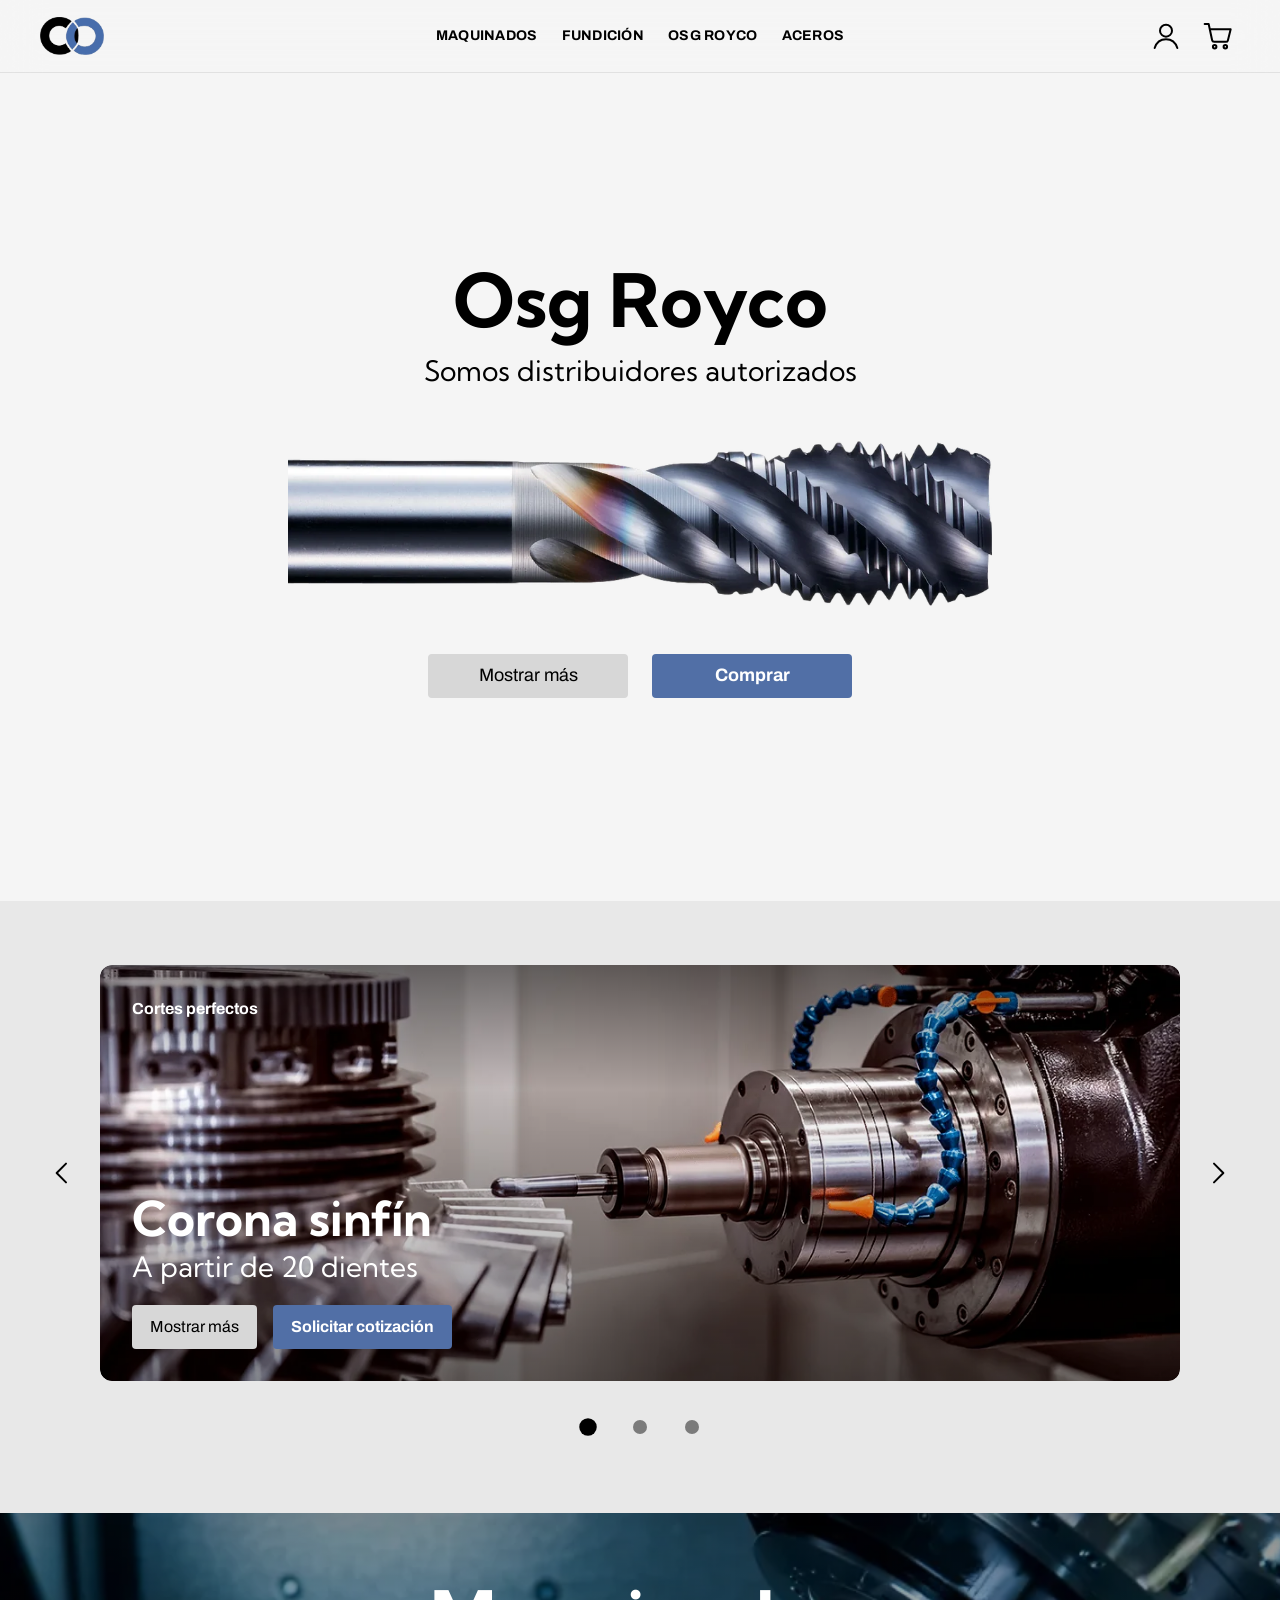
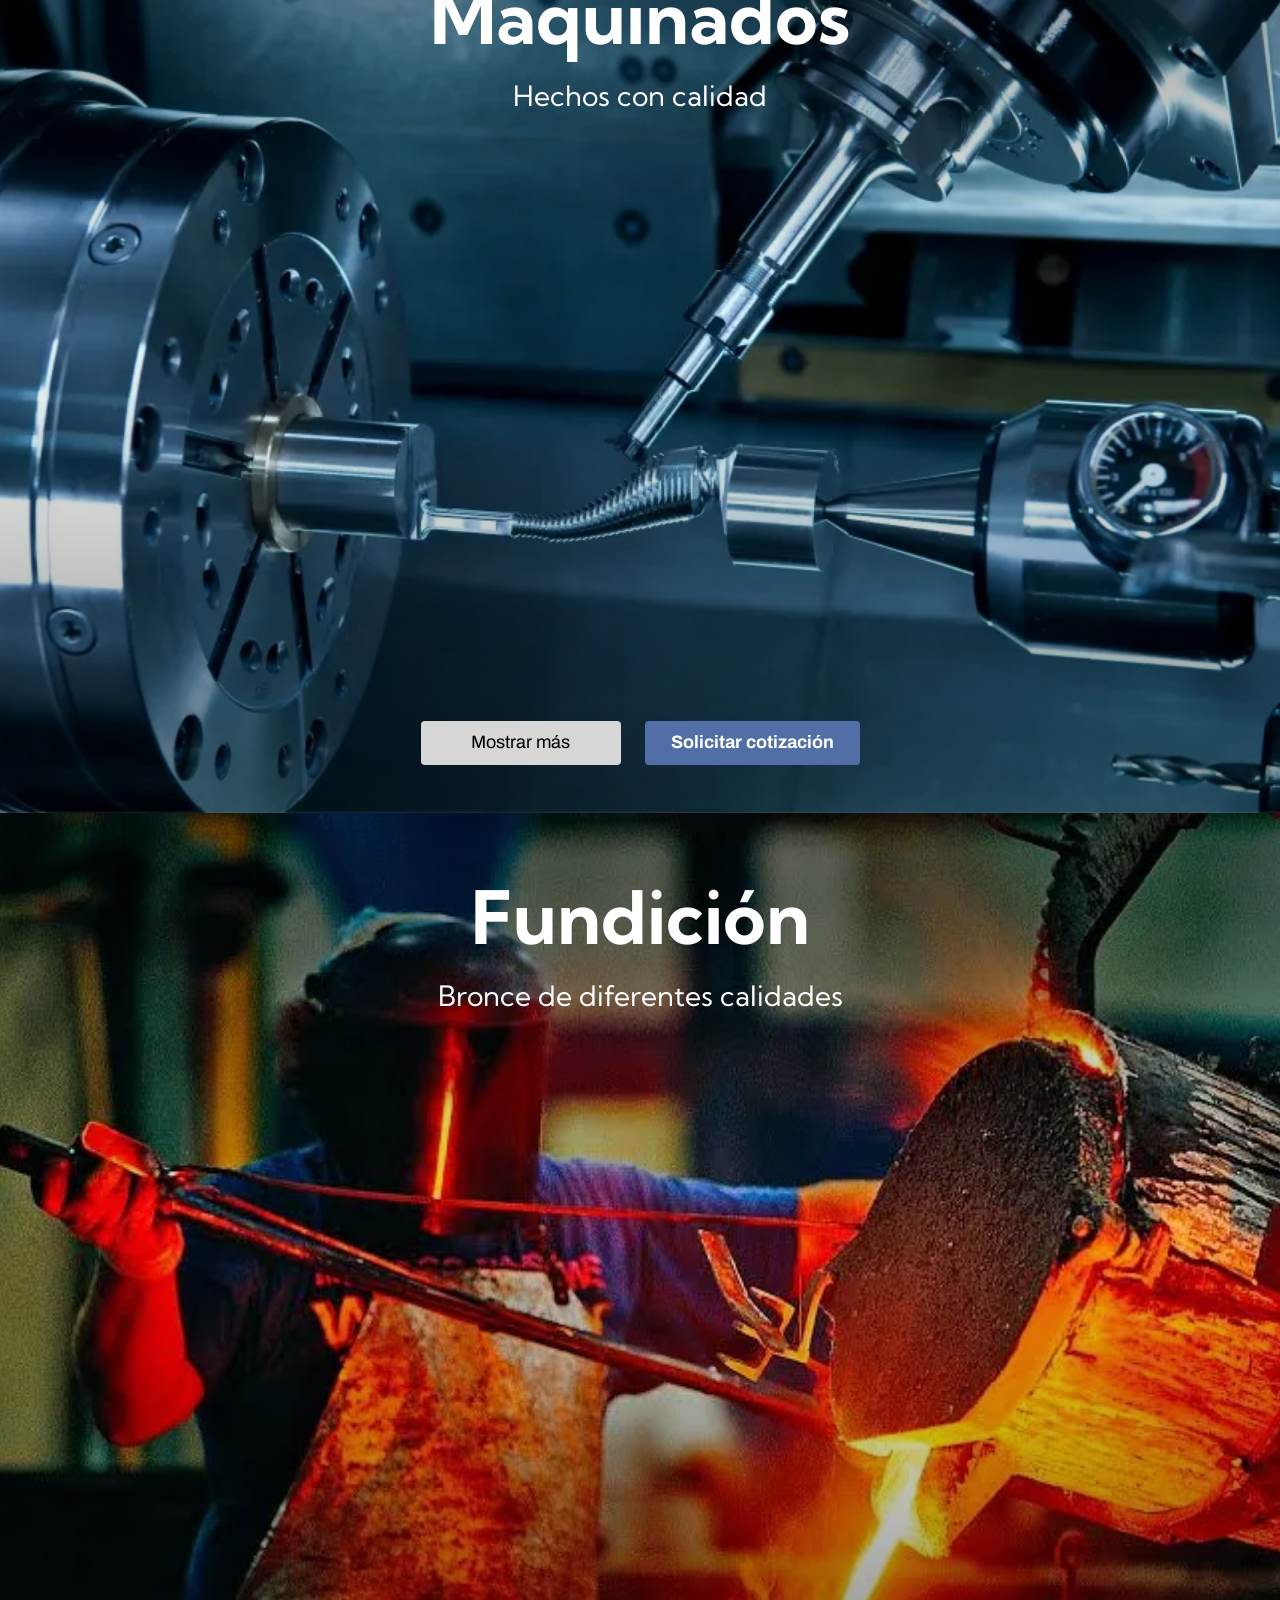
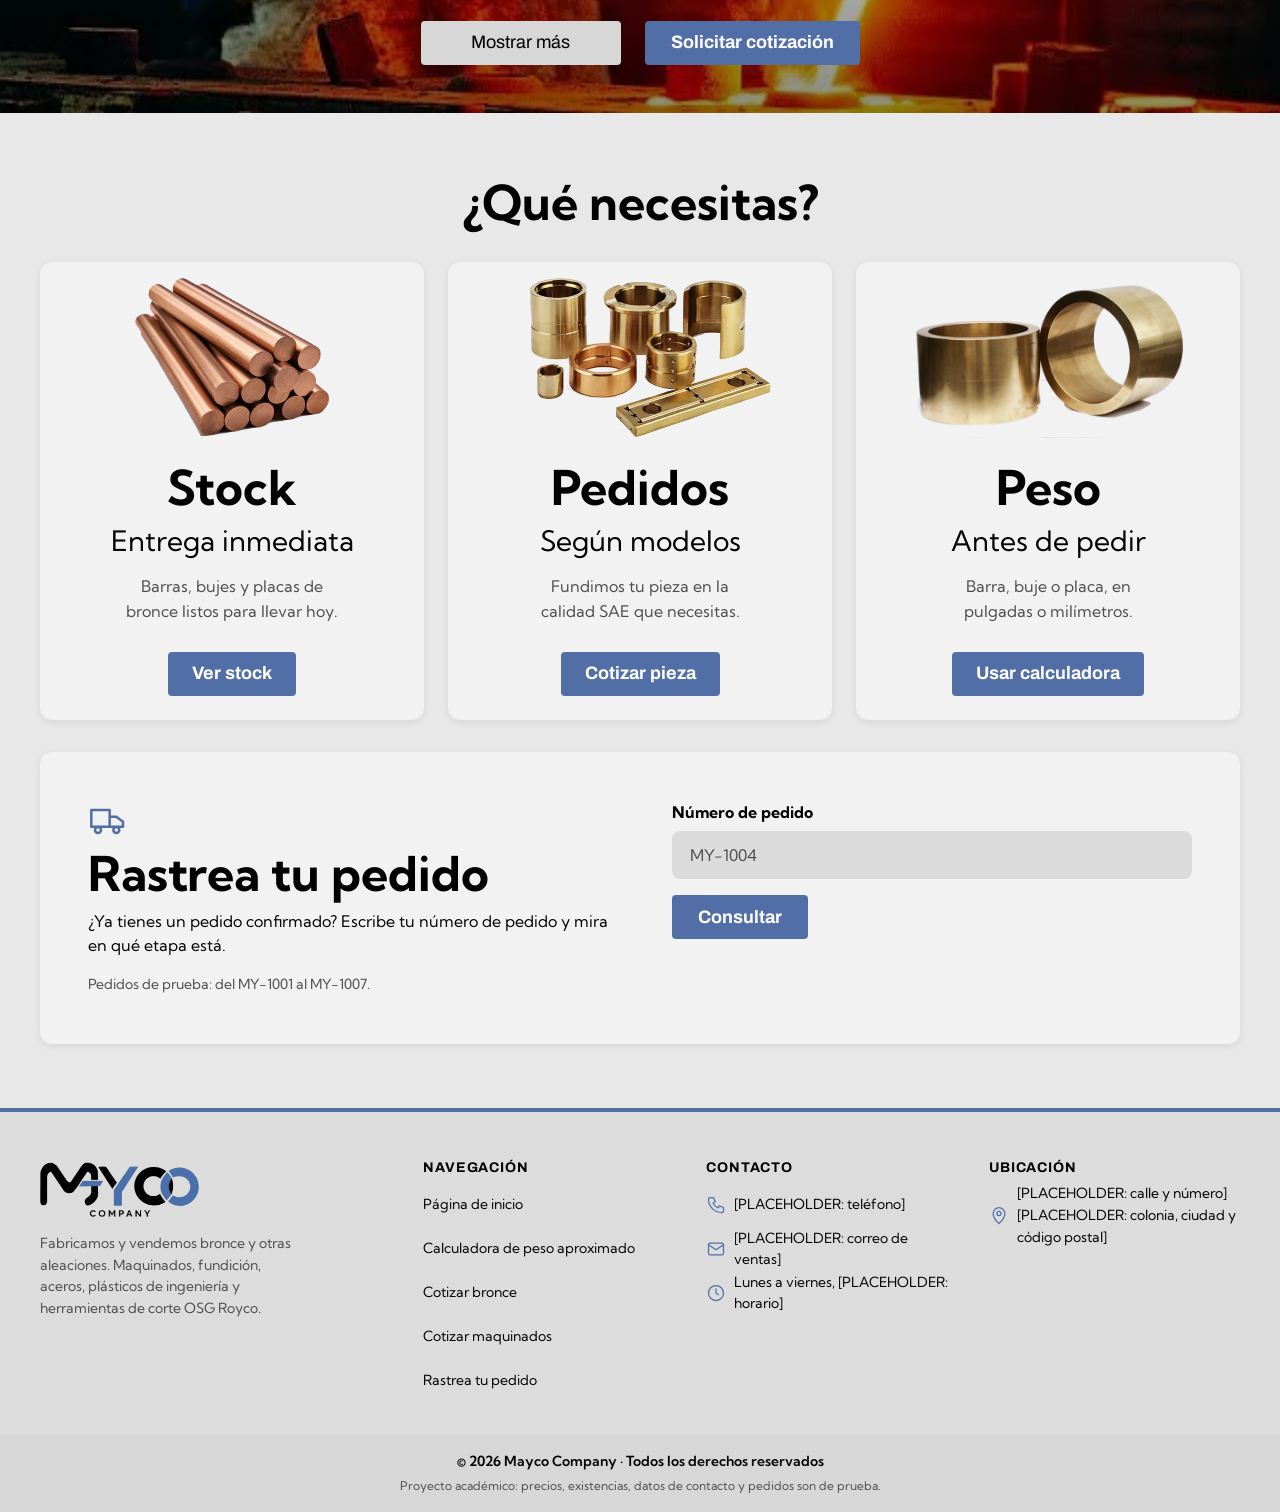
<file: index.html>
<!DOCTYPE html>
<html lang="es">
<head>
  <meta charset="UTF-8">
  <meta name="viewport" content="width=device-width, initial-scale=1.0">
  <title>Inicio · Mayco Company</title>
  <meta name="description" content="Mayco Company: fabricación y venta de bronce, fundición, maquinados, aceros, plásticos de ingeniería y herramientas de corte OSG Royco.">
  <link rel="icon" href="assets/img/logo-co.webp" type="image/webp">
  <!-- Tipografías: Kumbh Sans y Archivo -->
  <link rel="preconnect" href="https://fonts.googleapis.com">
  <link rel="preconnect" href="https://fonts.gstatic.com" crossorigin>
  <link rel="stylesheet" href="https://fonts.googleapis.com/css2?family=Archivo:wght@400;600;700&amp;family=Kumbh+Sans:wght@400;500;700&amp;display=swap">
  <!-- Estilos del proyecto -->
  <link rel="stylesheet" href="css/variables.css">
  <link rel="stylesheet" href="css/base.css">
  <link rel="stylesheet" href="css/layout.css">
  <link rel="stylesheet" href="css/components.css">
  <link rel="stylesheet" href="css/responsive.css">
  <!-- main.js se carga sin defer para añadir la clase .js antes de pintar la página -->
  <script src="js/main.js"></script>
  <script src="js/carrusel.js" defer></script>
  <script src="js/pedidos.js" defer></script>
  <script src="js/inicio.js" defer></script>
</head>
<body class="page page--inicio">
  <a class="skip-link" href="#contenido">Saltar al contenido</a>

  <!-- IA: Revisado · Header común (igual en todas las páginas con navegación) -->
  <header class="site-header">
    <div class="site-header__inner container">
      <a class="site-header__logo" href="index.html">
        <img src="assets/img/logo-co.webp" alt="Mayco Company, ir al inicio" width="64" height="39">
      </a>

      <button class="site-header__toggle" type="button" aria-expanded="false" aria-controls="menu-principal">
        <span class="visually-hidden">Abrir menú</span>
        <span class="site-header__toggle-bar" aria-hidden="true"></span>
        <span class="site-header__toggle-bar" aria-hidden="true"></span>
        <span class="site-header__toggle-bar" aria-hidden="true"></span>
      </button>

      <nav class="site-nav" id="menu-principal" aria-label="Principal">
        <ul class="site-nav__list">
          <li class="site-nav__item"><a class="site-nav__link" href="pages/maquinados.html">Maquinados</a></li>
          <li class="site-nav__item"><a class="site-nav__link" href="pages/fundicion.html">Fundición</a></li>
          <li class="site-nav__item"><a class="site-nav__link" href="pages/osgRoyco.html">OSG Royco</a></li>
          <li class="site-nav__item"><a class="site-nav__link" href="pages/aceros.html">Aceros</a></li>
        </ul>
      </nav>

      <div class="site-header__actions">
        <a class="icon-link" href="pages/user.html">
          <svg class="icon" viewBox="0 0 24 24" aria-hidden="true" focusable="false"><circle cx="12" cy="8" r="4.5"/><path d="M3.5 21c1.4-4.2 4.6-6.5 8.5-6.5s7.1 2.3 8.5 6.5"/></svg>
          <span class="visually-hidden">Mi cuenta</span>
        </a>
        <a class="icon-link icon-link--cart" href="pages/carrito.html">
          <svg class="icon" viewBox="0 0 24 24" aria-hidden="true" focusable="false"><path d="M2 3h3l2.6 12.2a1.5 1.5 0 0 0 1.5 1.2h8.8a1.5 1.5 0 0 0 1.5-1.1L21.5 7H6"/><circle cx="9.5" cy="20" r="1.3"/><circle cx="17.5" cy="20" r="1.3"/></svg>
          <span class="visually-hidden">Carrito</span>
          <span class="cart-count" data-cart-count hidden>0</span>
        </a>
      </div>
    </div>
  </header>

  <main id="contenido">
    <h1 class="visually-hidden">Mayco Company: bronce, fundición, maquinados y herramientas de corte</h1>

    <!-- IA: Revisado · Sección 1: acceso directo a un producto (OSG Royco) -->
    <section class="hero hero--producto" aria-labelledby="osg-titulo">
      <div class="hero__content container">
        <h2 class="hero__title" id="osg-titulo">Osg Royco</h2>
        <p class="hero__subtitle">Somos distribuidores autorizados</p>
        <img class="hero__image" src="assets/img/osg-machuelo-horizontal.webp" alt="Machuelo de carburo EXOCARB® VX de OSG" width="1000" height="234">
        <div class="button-group">
          <a class="btn btn--secondary" href="pages/producto.html?id=exocarb-vx">Mostrar más</a>
          <a class="btn btn--primary" href="pages/producto.html?id=exocarb-vx&amp;paso=2">Comprar</a>
        </div>
      </div>
    </section>

    <!-- IA: Revisado · Sección 2: carrusel -->
    <section class="carousel" aria-roledescription="carrusel" aria-labelledby="carrusel-titulo">
      <h2 class="visually-hidden" id="carrusel-titulo">Destacados</h2>
      <div class="carousel__inner container">
        <ul class="carousel__track">
          <li class="carousel__slide is-active" aria-roledescription="diapositiva" aria-label="1 de 3">
            <article class="slide">
              <img class="slide__image" src="assets/img/carrusel-corona-sinfin.webp" alt="Corona sinfín maquinada en un centro CNC" width="1200" height="630" decoding="async">
              <div class="slide__content">
                <p class="slide__eyebrow">Cortes perfectos</p>
                <h3 class="slide__title">Corona sinfín</h3>
                <p class="slide__subtitle">A partir de 20 dientes</p>
                <div class="button-group">
                  <a class="btn btn--secondary" href="pages/maquinados.html">Mostrar más</a>
                  <a class="btn btn--primary" href="pages/cotizacion-maquinados.html?servicio=corona">Solicitar cotización</a>
                </div>
              </div>
            </article>
          </li>
          <li class="carousel__slide" aria-roledescription="diapositiva" aria-label="2 de 3">
            <article class="slide">
              <img class="slide__image" src="assets/img/carrusel-barras-bronce.webp" alt="Barras redondas de bronce apiladas" width="400" height="400" loading="lazy" decoding="async">
              <div class="slide__content">
                <p class="slide__eyebrow">Stock permanente</p>
                <h3 class="slide__title">Barras de bronce</h3>
                <p class="slide__subtitle">Diferentes diámetros y calidades SAE</p>
                <div class="button-group">
                  <a class="btn btn--secondary" href="pages/fundicion.html#calidades">Mostrar más</a>
                  <a class="btn btn--primary" href="pages/cotizacion.html">Solicitar cotización</a>
                </div>
              </div>
            </article>
          </li>
          <li class="carousel__slide" aria-roledescription="diapositiva" aria-label="3 de 3">
            <article class="slide">
              <img class="slide__image" src="assets/img/carrusel-barras-hexagonales.webp" alt="Barras de bronce hexagonales y redondas de distintos tamaños" width="900" height="596" loading="lazy" decoding="async">
              <div class="slide__content">
                <p class="slide__eyebrow">Fundición a pedido</p>
                <h3 class="slide__title">Bujes y piezas especiales</h3>
                <p class="slide__subtitle">Según plano o muestra</p>
                <div class="button-group">
                  <a class="btn btn--secondary" href="pages/fundicion.html">Mostrar más</a>
                  <a class="btn btn--primary" href="pages/cotizacion.html">Solicitar cotización</a>
                </div>
              </div>
            </article>
          </li>
        </ul>
        <button class="carousel__arrow carousel__arrow--prev" type="button">
          <svg class="icon" viewBox="0 0 24 24" aria-hidden="true" focusable="false"><path d="m15 5-7 7 7 7"/></svg>
          <span class="visually-hidden">Diapositiva anterior</span>
        </button>
        <button class="carousel__arrow carousel__arrow--next" type="button">
          <svg class="icon" viewBox="0 0 24 24" aria-hidden="true" focusable="false"><path d="m9 5 7 7-7 7"/></svg>
          <span class="visually-hidden">Diapositiva siguiente</span>
        </button>
        <div class="carousel__dots" role="group" aria-label="Elegir diapositiva">
          <button class="carousel__dot" type="button" aria-current="true"><span class="visually-hidden">Ir a la diapositiva 1</span></button>
          <button class="carousel__dot" type="button"><span class="visually-hidden">Ir a la diapositiva 2</span></button>
          <button class="carousel__dot" type="button"><span class="visually-hidden">Ir a la diapositiva 3</span></button>
        </div>
      </div>
    </section>

    <!-- IA: Revisado · Sección 3: servicios a pantalla completa -->
    <section class="feature" aria-labelledby="maquinados-titulo">
      <img class="feature__bg" src="assets/img/hero-maquinados.webp" alt="" width="1000" height="600" loading="lazy" decoding="async">
      <div class="feature__content container">
        <h2 class="feature__title" id="maquinados-titulo">Maquinados</h2>
        <p class="feature__subtitle">Hechos con calidad</p>
        <div class="button-group">
          <a class="btn btn--secondary" href="pages/maquinados.html">Mostrar más</a>
          <a class="btn btn--primary" href="pages/cotizacion-maquinados.html">Solicitar cotización</a>
        </div>
      </div>
    </section>

    <section class="feature" aria-labelledby="fundicion-titulo">
      <img class="feature__bg" src="assets/img/hero-fundicion.webp" alt="" width="678" height="452" loading="lazy" decoding="async">
      <div class="feature__content container">
        <h2 class="feature__title" id="fundicion-titulo">Fundición</h2>
        <p class="feature__subtitle">Bronce de diferentes calidades</p>
        <div class="button-group">
          <a class="btn btn--secondary" href="pages/fundicion.html">Mostrar más</a>
          <a class="btn btn--primary" href="pages/cotizacion.html">Solicitar cotización</a>
        </div>
      </div>
    </section>

    <!-- IA: Revisado · Sección 4: tarjetas (rediseño de la Fase 6) -->
    <section class="promo" aria-labelledby="promo-titulo">
      <div class="container">
        <h2 class="promo__title" id="promo-titulo">¿Qué necesitas?</h2>
        <ul class="promo__grid">
          <li class="promo-card">
            <img class="promo-card__image" src="assets/img/stock-barras-bronce.webp" alt="" width="586" height="483" loading="lazy" decoding="async">
            <div class="promo-card__body">
              <h3 class="promo-card__title">Stock</h3>
              <p class="promo-card__subtitle">Entrega inmediata</p>
              <p class="promo-card__text">Barras, bujes y placas de bronce listos para llevar hoy.</p>
              <a class="promo-card__action" href="#stock-inmediato" aria-expanded="false" aria-controls="stock-inmediato" data-stock-abrir>Ver stock</a>
            </div>
          </li>
          <li class="promo-card">
            <img class="promo-card__image" src="assets/img/pedidos-bujes-modelos.webp" alt="" width="514" height="315" loading="lazy" decoding="async">
            <div class="promo-card__body">
              <h3 class="promo-card__title">Pedidos</h3>
              <p class="promo-card__subtitle">Según modelos</p>
              <p class="promo-card__text">Fundimos tu pieza en la calidad SAE que necesitas.</p>
              <a class="promo-card__action" href="pages/cotizacion.html">Cotizar pieza</a>
            </div>
          </li>
          <li class="promo-card">
            <img class="promo-card__image" src="assets/img/peso-bujes-bronce.webp" alt="" width="600" height="356" loading="lazy" decoding="async">
            <div class="promo-card__body">
              <h3 class="promo-card__title">Peso</h3>
              <p class="promo-card__subtitle">Antes de pedir</p>
              <p class="promo-card__text">Barra, buje o placa, en pulgadas o milímetros.</p>
              <a class="promo-card__action" href="pages/fundicion.html#calculadora">Usar calculadora</a>
            </div>
          </li>
        </ul>

        <!-- IA: Revisado · Stock de entrega inmediata (datos de prueba: ver README.md) -->
        <section class="stock-panel" id="stock-inmediato" aria-labelledby="stock-titulo" data-stock-panel>
          <div class="stock-panel__head">
            <h3 class="stock-panel__title" id="stock-titulo" tabindex="-1">Stock de entrega inmediata</h3>
            <p class="note">Precios por pieza en pesos mexicanos más IVA, calculados con el precio por kilo de cada calidad.</p>
          </div>
          <div class="table-wrapper">
            <table class="data-table stock-table">
              <caption class="visually-hidden">Piezas de bronce en existencia</caption>
              <thead>
                <tr>
                  <th scope="col">Pieza</th>
                  <th scope="col">Medidas</th>
                  <th scope="col">Peso aprox.</th>
                  <th scope="col">Disponibles</th>
                  <th scope="col">Precio por pieza</th>
                  <th scope="col"><span class="visually-hidden">Agregar al carrito</span></th>
                </tr>
              </thead>
              <tbody>
              <tr>
                <th scope="row">Barra redonda <span class="stock-table__calidad">SAE 64</span></th>
                <td data-label="Medidas">1″ × 12″</td>
                <td data-label="Peso aprox.">1.38 kg</td>
                <td data-label="Disponibles">40 pzs</td>
                <td data-label="Precio por pieza">$324.84</td>
                <td class="stock-table__accion">
                  <button class="btn btn--primary btn--sm" type="button" data-stock-agregar data-id="st-01" data-nombre="Barra redonda de bronce SAE 64" data-detalle="1″ × 12″ · 1.38 kg por pieza · stock" data-precio="324.84" data-max="40">Agregar<span class="visually-hidden"> Barra redonda SAE 64 1″ × 12″ al carrito</span></button>
                </td>
              </tr>
              <tr>
                <th scope="row">Barra redonda <span class="stock-table__calidad">SAE 64</span></th>
                <td data-label="Medidas">2″ × 12″</td>
                <td data-label="Peso aprox.">5.53 kg</td>
                <td data-label="Disponibles">25 pzs</td>
                <td data-label="Precio por pieza">$1,299.34</td>
                <td class="stock-table__accion">
                  <button class="btn btn--primary btn--sm" type="button" data-stock-agregar data-id="st-02" data-nombre="Barra redonda de bronce SAE 64" data-detalle="2″ × 12″ · 5.53 kg por pieza · stock" data-precio="1299.34" data-max="25">Agregar<span class="visually-hidden"> Barra redonda SAE 64 2″ × 12″ al carrito</span></button>
                </td>
              </tr>
              <tr>
                <th scope="row">Barra redonda <span class="stock-table__calidad">SAE 62</span></th>
                <td data-label="Medidas">3″ × 12″</td>
                <td data-label="Peso aprox.">12.12 kg</td>
                <td data-label="Disponibles">18 pzs</td>
                <td data-label="Precio por pieza">$2,787.78</td>
                <td class="stock-table__accion">
                  <button class="btn btn--primary btn--sm" type="button" data-stock-agregar data-id="st-03" data-nombre="Barra redonda de bronce SAE 62" data-detalle="3″ × 12″ · 12.12 kg por pieza · stock" data-precio="2787.78" data-max="18">Agregar<span class="visually-hidden"> Barra redonda SAE 62 3″ × 12″ al carrito</span></button>
                </td>
              </tr>
              <tr>
                <th scope="row">Barra redonda <span class="stock-table__calidad">SAE 660</span></th>
                <td data-label="Medidas">4″ × 13″</td>
                <td data-label="Peso aprox.">23.91 kg</td>
                <td data-label="Disponibles">10 pzs</td>
                <td data-label="Precio por pieza">$5,498.37</td>
                <td class="stock-table__accion">
                  <button class="btn btn--primary btn--sm" type="button" data-stock-agregar data-id="st-04" data-nombre="Barra redonda de bronce SAE 660" data-detalle="4″ × 13″ · 23.91 kg por pieza · stock" data-precio="5498.37" data-max="10">Agregar<span class="visually-hidden"> Barra redonda SAE 660 4″ × 13″ al carrito</span></button>
                </td>
              </tr>
              <tr>
                <th scope="row">Buje <span class="stock-table__calidad">SAE 64</span></th>
                <td data-label="Medidas">2″ × 1″ × 12″</td>
                <td data-label="Peso aprox.">4.15 kg</td>
                <td data-label="Disponibles">15 pzs</td>
                <td data-label="Precio por pieza">$974.51</td>
                <td class="stock-table__accion">
                  <button class="btn btn--primary btn--sm" type="button" data-stock-agregar data-id="st-05" data-nombre="Buje de bronce SAE 64" data-detalle="2″ × 1″ × 12″ · 4.15 kg por pieza · stock" data-precio="974.51" data-max="15">Agregar<span class="visually-hidden"> Buje SAE 64 2″ × 1″ × 12″ al carrito</span></button>
                </td>
              </tr>
              <tr>
                <th scope="row">Buje <span class="stock-table__calidad">SAE 660</span></th>
                <td data-label="Medidas">3 1/2″ × 2″ × 12″</td>
                <td data-label="Peso aprox.">11.38 kg</td>
                <td data-label="Disponibles">8 pzs</td>
                <td data-label="Precio por pieza">$2,617.01</td>
                <td class="stock-table__accion">
                  <button class="btn btn--primary btn--sm" type="button" data-stock-agregar data-id="st-06" data-nombre="Buje de bronce SAE 660" data-detalle="3 1/2″ × 2″ × 12″ · 11.38 kg por pieza · stock" data-precio="2617.01" data-max="8">Agregar<span class="visually-hidden"> Buje SAE 660 3 1/2″ × 2″ × 12″ al carrito</span></button>
                </td>
              </tr>
              <tr>
                <th scope="row">Buje <span class="stock-table__calidad">SAE 65</span></th>
                <td data-label="Medidas">5″ × 3″ × 10″</td>
                <td data-label="Peso aprox.">18.06 kg</td>
                <td data-label="Disponibles">6 pzs</td>
                <td data-label="Precio por pieza">$4,244.03</td>
                <td class="stock-table__accion">
                  <button class="btn btn--primary btn--sm" type="button" data-stock-agregar data-id="st-07" data-nombre="Buje de bronce SAE 65" data-detalle="5″ × 3″ × 10″ · 18.06 kg por pieza · stock" data-precio="4244.03" data-max="6">Agregar<span class="visually-hidden"> Buje SAE 65 5″ × 3″ × 10″ al carrito</span></button>
                </td>
              </tr>
              <tr>
                <th scope="row">Placa <span class="stock-table__calidad">SAE 62</span></th>
                <td data-label="Medidas">1/2″ × 6″ × 12″</td>
                <td data-label="Peso aprox.">5.14 kg</td>
                <td data-label="Disponibles">12 pzs</td>
                <td data-label="Precio por pieza">$1,183.17</td>
                <td class="stock-table__accion">
                  <button class="btn btn--primary btn--sm" type="button" data-stock-agregar data-id="st-08" data-nombre="Placa de bronce SAE 62" data-detalle="1/2″ × 6″ × 12″ · 5.14 kg por pieza · stock" data-precio="1183.17" data-max="12">Agregar<span class="visually-hidden"> Placa SAE 62 1/2″ × 6″ × 12″ al carrito</span></button>
                </td>
              </tr>
              <tr>
                <th scope="row">Placa <span class="stock-table__calidad">SAE 68</span></th>
                <td data-label="Medidas">1″ × 4″ × 12″</td>
                <td data-label="Peso aprox.">5.86 kg</td>
                <td data-label="Disponibles">5 pzs</td>
                <td data-label="Precio por pieza">$1,289.20</td>
                <td class="stock-table__accion">
                  <button class="btn btn--primary btn--sm" type="button" data-stock-agregar data-id="st-09" data-nombre="Placa de bronce SAE 68" data-detalle="1″ × 4″ × 12″ · 5.86 kg por pieza · stock" data-precio="1289.2" data-max="5">Agregar<span class="visually-hidden"> Placa SAE 68 1″ × 4″ × 12″ al carrito</span></button>
                </td>
              </tr>
              </tbody>
            </table>
          </div>
          <p class="form__message stock-panel__mensaje" aria-live="polite" data-stock-mensaje></p>
        </section>

        <!-- IA: Revisado · Rastreo de pedidos (pedidos de prueba en js/pedidos.js) -->
        <section class="tracker" id="rastrear" aria-labelledby="rastrear-titulo">
          <div class="tracker__intro">
            <svg class="icon icon--lg" viewBox="0 0 24 24" aria-hidden="true" focusable="false"><path d="M2 6h11v10H2zM13 10h4l4 3v3h-8"/><circle cx="6" cy="18" r="1.8"/><circle cx="17" cy="18" r="1.8"/></svg>
            <h3 class="tracker__title" id="rastrear-titulo">Rastrea tu pedido</h3>
            <p>¿Ya tienes un pedido confirmado? Escribe tu número de pedido y mira en qué etapa está.</p>
            <p class="note">Pedidos de prueba: del MY-1001 al MY-1007.</p>
          </div>
          <form class="tracker__form" data-rastreo novalidate>
            <div class="field">
              <label class="field__label" for="numero-pedido">Número de pedido</label>
              <input class="field__input" id="numero-pedido" name="pedido" type="text" placeholder="MY-1004" autocomplete="off" autocapitalize="characters" required aria-describedby="numero-pedido-error">
              <p class="field__error" id="numero-pedido-error" aria-live="polite"></p>
            </div>
            <button class="btn btn--primary" type="submit">Consultar</button>
          </form>
          <div class="tracker__result" aria-live="polite" data-rastreo-resultado hidden></div>
        </section>
      </div>
    </section>
  </main>

  <!-- IA: Revisado · Footer común (igual en todas las páginas) -->
  <footer class="site-footer">
    <div class="site-footer__inner container">
      <div class="site-footer__brand">
        <img class="site-footer__logo" src="assets/img/logo-mayco-company.webp" alt="Mayco Company" width="160" height="57" loading="lazy">
        <p>Fabricamos y vendemos bronce y otras aleaciones. Maquinados, fundición, aceros, plásticos de ingeniería y herramientas de corte OSG Royco.</p>
      </div>

      <nav class="site-footer__block" aria-labelledby="footer-nav">
        <h2 class="site-footer__title" id="footer-nav">Navegación</h2>
        <ul class="site-footer__links">
          <li><a href="index.html">Página de inicio</a></li>
          <li><a href="pages/fundicion.html#calculadora">Calculadora de peso aproximado</a></li>
          <li><a href="pages/cotizacion.html">Cotizar bronce</a></li>
          <li><a href="pages/cotizacion-maquinados.html">Cotizar maquinados</a></li>
          <li><a href="index.html#rastrear">Rastrea tu pedido</a></li>
        </ul>
      </nav>

      <section class="site-footer__block" id="contacto" aria-labelledby="footer-contacto">
        <h2 class="site-footer__title" id="footer-contacto">Contacto</h2>
        <ul class="site-footer__list">
          <li><svg class="icon icon--sm" viewBox="0 0 24 24" aria-hidden="true" focusable="false"><path d="M5 3h4l2 5-2.5 1.5a11 11 0 0 0 6 6L16 13l5 2v4a2 2 0 0 1-2 2A16 16 0 0 1 3 5a2 2 0 0 1 2-2"/></svg><a href="tel:+520000000000">[PLACEHOLDER: teléfono]</a></li>
          <li><svg class="icon icon--sm" viewBox="0 0 24 24" aria-hidden="true" focusable="false"><rect x="3" y="5" width="18" height="14" rx="2"/><path d="m3 7 9 6 9-6"/></svg><a href="mailto:ventas@ejemplo.com">[PLACEHOLDER: correo de ventas]</a></li>
          <li><svg class="icon icon--sm" viewBox="0 0 24 24" aria-hidden="true" focusable="false"><circle cx="12" cy="12" r="9"/><path d="M12 7v5l3 2"/></svg><span>Lunes a viernes, [PLACEHOLDER: horario]</span></li>
        </ul>
      </section>

      <section class="site-footer__block" id="ubicacion" aria-labelledby="footer-ubicacion">
        <h2 class="site-footer__title" id="footer-ubicacion">Ubicación</h2>
        <ul class="site-footer__list">
          <li><svg class="icon icon--sm" viewBox="0 0 24 24" aria-hidden="true" focusable="false"><path d="M12 21s-7-6.2-7-12a7 7 0 0 1 14 0c0 5.8-7 12-7 12z"/><circle cx="12" cy="9" r="2.5"/></svg><address>[PLACEHOLDER: calle y número]<br>[PLACEHOLDER: colonia, ciudad y código postal]</address></li>
        </ul>
      </section>
    </div>

    <div class="site-footer__bottom">
      <div class="container">
        <p class="site-footer__copy">© 2026 Mayco Company · Todos los derechos reservados</p>
        <p class="site-footer__aviso">Proyecto académico: precios, existencias, datos de contacto y pedidos son de prueba.</p>
      </div>
    </div>
  </footer>
</body>
</html>
</file>
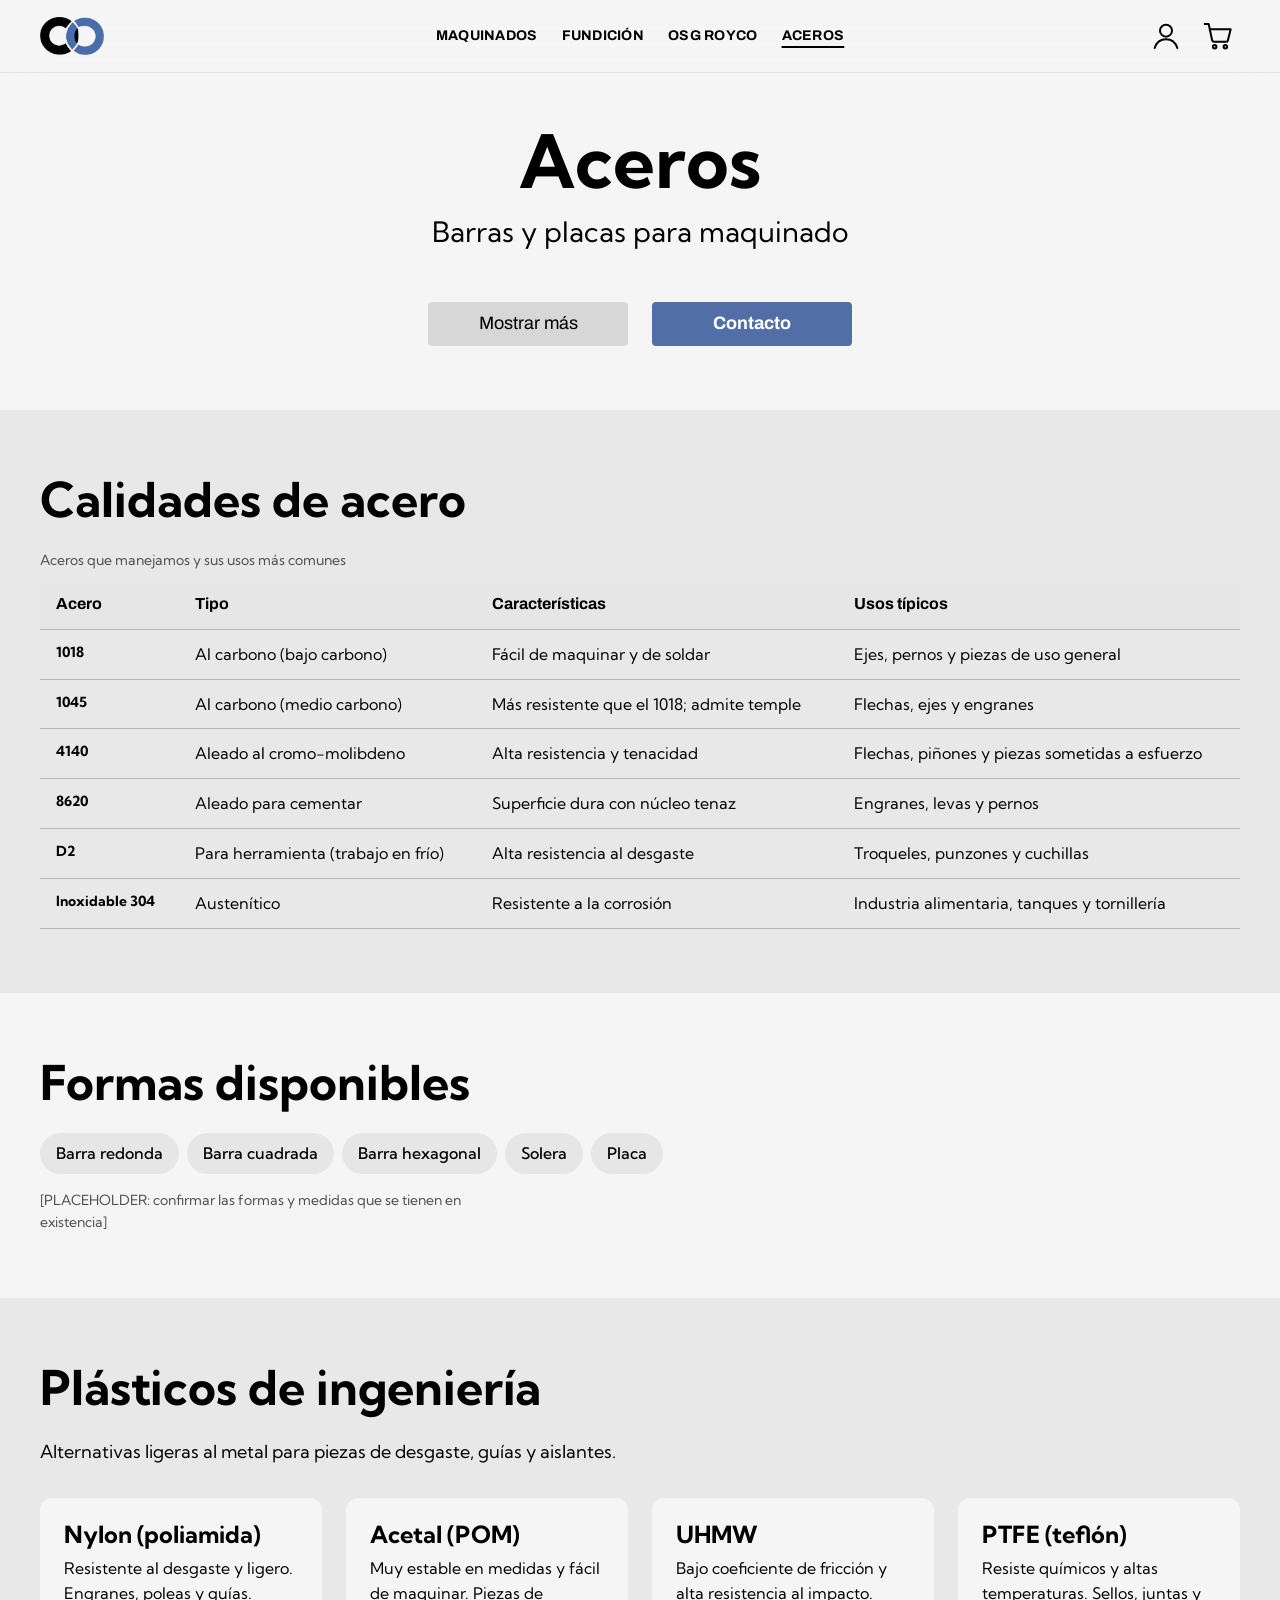
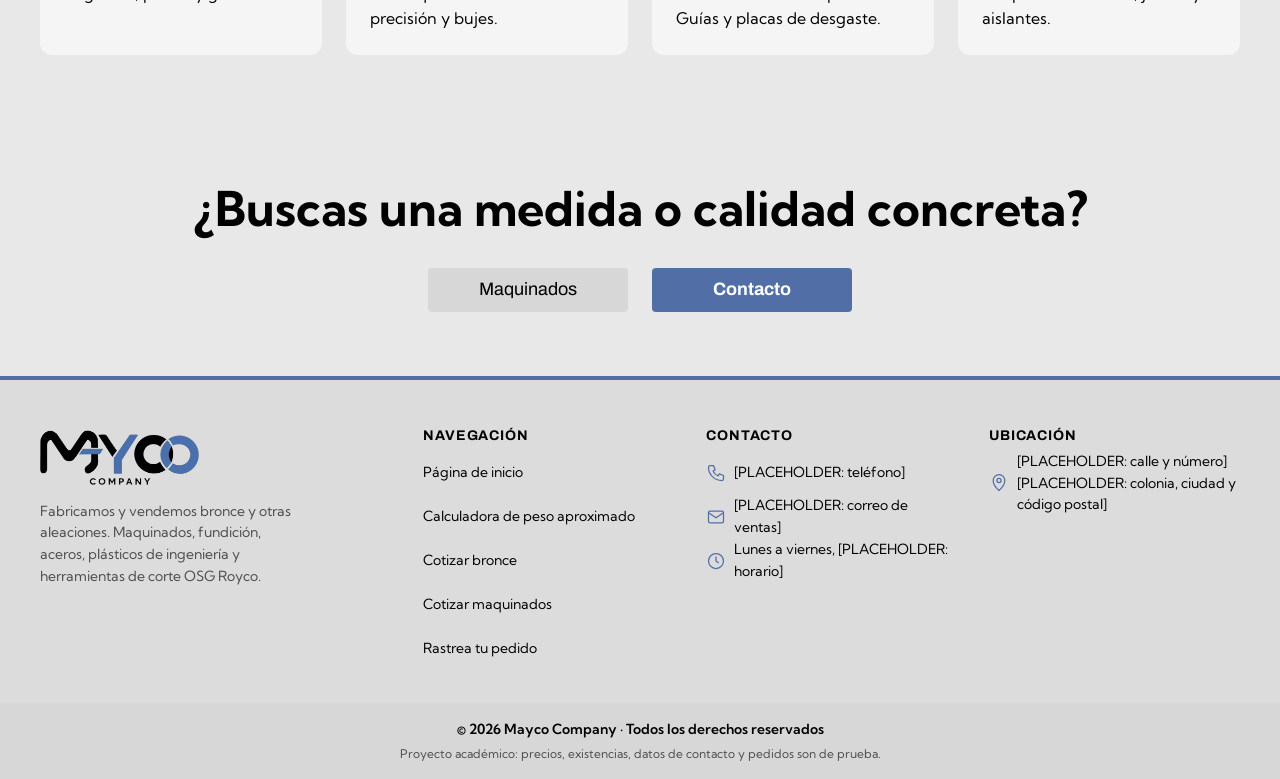
<file: pages/aceros.html>
<!DOCTYPE html>
<html lang="es">
<head>
  <meta charset="UTF-8">
  <meta name="viewport" content="width=device-width, initial-scale=1.0">
  <title>Aceros · Mayco Company</title>
  <meta name="description" content="Aceros al carbono, aleados, para herramienta e inoxidables en barra y placa. También plásticos de ingeniería.">
  <link rel="icon" href="../assets/img/logo-co.webp" type="image/webp">
  <!-- Tipografías: Kumbh Sans y Archivo -->
  <link rel="preconnect" href="https://fonts.googleapis.com">
  <link rel="preconnect" href="https://fonts.gstatic.com" crossorigin>
  <link rel="stylesheet" href="https://fonts.googleapis.com/css2?family=Archivo:wght@400;600;700&amp;family=Kumbh+Sans:wght@400;500;700&amp;display=swap">
  <!-- Estilos del proyecto -->
  <link rel="stylesheet" href="../css/variables.css">
  <link rel="stylesheet" href="../css/base.css">
  <link rel="stylesheet" href="../css/layout.css">
  <link rel="stylesheet" href="../css/components.css">
  <link rel="stylesheet" href="../css/responsive.css">
  <!-- main.js se carga sin defer para añadir la clase .js antes de pintar la página -->
  <script src="../js/main.js"></script>

</head>
<body class="page page--aceros">
  <a class="skip-link" href="#contenido">Saltar al contenido</a>

  <!-- IA: Revisado · Header común (igual en todas las páginas con navegación) -->
  <header class="site-header">
    <div class="site-header__inner container">
      <a class="site-header__logo" href="../index.html">
        <img src="../assets/img/logo-co.webp" alt="Mayco Company, ir al inicio" width="64" height="39">
      </a>

      <button class="site-header__toggle" type="button" aria-expanded="false" aria-controls="menu-principal">
        <span class="visually-hidden">Abrir menú</span>
        <span class="site-header__toggle-bar" aria-hidden="true"></span>
        <span class="site-header__toggle-bar" aria-hidden="true"></span>
        <span class="site-header__toggle-bar" aria-hidden="true"></span>
      </button>

      <nav class="site-nav" id="menu-principal" aria-label="Principal">
        <ul class="site-nav__list">
          <li class="site-nav__item"><a class="site-nav__link" href="maquinados.html">Maquinados</a></li>
          <li class="site-nav__item"><a class="site-nav__link" href="fundicion.html">Fundición</a></li>
          <li class="site-nav__item"><a class="site-nav__link" href="osgRoyco.html">OSG Royco</a></li>
          <li class="site-nav__item"><a class="site-nav__link" href="aceros.html" aria-current="page">Aceros</a></li>
        </ul>
      </nav>

      <div class="site-header__actions">
        <a class="icon-link" href="user.html">
          <svg class="icon" viewBox="0 0 24 24" aria-hidden="true" focusable="false"><circle cx="12" cy="8" r="4.5"/><path d="M3.5 21c1.4-4.2 4.6-6.5 8.5-6.5s7.1 2.3 8.5 6.5"/></svg>
          <span class="visually-hidden">Mi cuenta</span>
        </a>
        <a class="icon-link icon-link--cart" href="carrito.html">
          <svg class="icon" viewBox="0 0 24 24" aria-hidden="true" focusable="false"><path d="M2 3h3l2.6 12.2a1.5 1.5 0 0 0 1.5 1.2h8.8a1.5 1.5 0 0 0 1.5-1.1L21.5 7H6"/><circle cx="9.5" cy="20" r="1.3"/><circle cx="17.5" cy="20" r="1.3"/></svg>
          <span class="visually-hidden">Carrito</span>
          <span class="cart-count" data-cart-count hidden>0</span>
        </a>
      </div>
    </div>
  </header>

  <main id="contenido">
    <!-- IA: Revisado · Hero (sin captura en el diseño: propuesta) -->
    <section class="hero hero--simple" aria-labelledby="page-titulo">
      <div class="hero__content container">
        <h1 class="hero__title" id="page-titulo">Aceros</h1>
        <p class="hero__subtitle">Barras y placas para maquinado</p>
        <div class="button-group">
          <a class="btn btn--secondary" href="#calidades-acero">Mostrar más</a>
          <a class="btn btn--primary" href="#contacto">Contacto</a>
        </div>
      </div>
    </section>

    <!-- IA: Revisado · Calidades de acero -->
    <section class="section section--alt" id="calidades-acero" aria-labelledby="calidades-titulo">
      <div class="container">
        <h2 class="section__title" id="calidades-titulo">Calidades de acero</h2>
        <div class="table-wrapper">
          <table class="data-table">
            <caption class="data-table__caption">Aceros que manejamos y sus usos más comunes</caption>
            <thead>
              <tr>
                <th scope="col">Acero</th>
                <th scope="col">Tipo</th>
                <th scope="col">Características</th>
                <th scope="col">Usos típicos</th>
              </tr>
            </thead>
            <tbody>
              <tr>
                <th scope="row">1018</th>
                <td data-label="Tipo">Al carbono (bajo carbono)</td>
                <td data-label="Características">Fácil de maquinar y de soldar</td>
                <td data-label="Usos">Ejes, pernos y piezas de uso general</td>
              </tr>
              <tr>
                <th scope="row">1045</th>
                <td data-label="Tipo">Al carbono (medio carbono)</td>
                <td data-label="Características">Más resistente que el 1018; admite temple</td>
                <td data-label="Usos">Flechas, ejes y engranes</td>
              </tr>
              <tr>
                <th scope="row">4140</th>
                <td data-label="Tipo">Aleado al cromo-molibdeno</td>
                <td data-label="Características">Alta resistencia y tenacidad</td>
                <td data-label="Usos">Flechas, piñones y piezas sometidas a esfuerzo</td>
              </tr>
              <tr>
                <th scope="row">8620</th>
                <td data-label="Tipo">Aleado para cementar</td>
                <td data-label="Características">Superficie dura con núcleo tenaz</td>
                <td data-label="Usos">Engranes, levas y pernos</td>
              </tr>
              <tr>
                <th scope="row">D2</th>
                <td data-label="Tipo">Para herramienta (trabajo en frío)</td>
                <td data-label="Características">Alta resistencia al desgaste</td>
                <td data-label="Usos">Troqueles, punzones y cuchillas</td>
              </tr>
              <tr>
                <th scope="row">Inoxidable 304</th>
                <td data-label="Tipo">Austenítico</td>
                <td data-label="Características">Resistente a la corrosión</td>
                <td data-label="Usos">Industria alimentaria, tanques y tornillería</td>
              </tr>
            </tbody>
          </table>
        </div>
      </div>
    </section>

    <!-- IA: Revisado · Formas -->
    <section class="section" aria-labelledby="formas-titulo">
      <div class="container">
        <h2 class="section__title" id="formas-titulo">Formas disponibles</h2>
        <ul class="tag-list">
          <li class="tag-list__item">Barra redonda</li>
          <li class="tag-list__item">Barra cuadrada</li>
          <li class="tag-list__item">Barra hexagonal</li>
          <li class="tag-list__item">Solera</li>
          <li class="tag-list__item">Placa</li>
        </ul>
        <p class="note">[PLACEHOLDER: confirmar las formas y medidas que se tienen en existencia]</p>
      </div>
    </section>

    <!-- IA: Revisado · Plásticos de ingeniería -->
    <section class="section section--alt" id="plasticos" aria-labelledby="plasticos-titulo">
      <div class="container">
        <h2 class="section__title" id="plasticos-titulo">Plásticos de ingeniería</h2>
        <p class="section__intro">Alternativas ligeras al metal para piezas de desgaste, guías y aislantes.</p>
        <ul class="card-grid card-grid--4">
          <li class="service-card">
            <h3 class="service-card__title">Nylon (poliamida)</h3>
            <p class="service-card__text">Resistente al desgaste y ligero. Engranes, poleas y guías.</p>
          </li>
          <li class="service-card">
            <h3 class="service-card__title">Acetal (POM)</h3>
            <p class="service-card__text">Muy estable en medidas y fácil de maquinar. Piezas de precisión y bujes.</p>
          </li>
          <li class="service-card">
            <h3 class="service-card__title">UHMW</h3>
            <p class="service-card__text">Bajo coeficiente de fricción y alta resistencia al impacto. Guías y placas de desgaste.</p>
          </li>
          <li class="service-card">
            <h3 class="service-card__title">PTFE (teflón)</h3>
            <p class="service-card__text">Resiste químicos y altas temperaturas. Sellos, juntas y aislantes.</p>
          </li>
        </ul>
      </div>
    </section>

    <!-- IA: Revisado · Llamada a la acción -->
    <section class="cta" aria-labelledby="cta-titulo">
      <div class="container">
        <h2 class="cta__title" id="cta-titulo">¿Buscas una medida o calidad concreta?</h2>
        <div class="button-group">
          <a class="btn btn--secondary" href="maquinados.html">Maquinados</a>
          <a class="btn btn--primary" href="#contacto">Contacto</a>
        </div>
      </div>
    </section>
  </main>

  <!-- IA: Revisado · Footer común (igual en todas las páginas) -->
  <footer class="site-footer">
    <div class="site-footer__inner container">
      <div class="site-footer__brand">
        <img class="site-footer__logo" src="../assets/img/logo-mayco-company.webp" alt="Mayco Company" width="160" height="57" loading="lazy">
        <p>Fabricamos y vendemos bronce y otras aleaciones. Maquinados, fundición, aceros, plásticos de ingeniería y herramientas de corte OSG Royco.</p>
      </div>

      <nav class="site-footer__block" aria-labelledby="footer-nav">
        <h2 class="site-footer__title" id="footer-nav">Navegación</h2>
        <ul class="site-footer__links">
          <li><a href="../index.html">Página de inicio</a></li>
          <li><a href="fundicion.html#calculadora">Calculadora de peso aproximado</a></li>
          <li><a href="cotizacion.html">Cotizar bronce</a></li>
          <li><a href="cotizacion-maquinados.html">Cotizar maquinados</a></li>
          <li><a href="../index.html#rastrear">Rastrea tu pedido</a></li>
        </ul>
      </nav>

      <section class="site-footer__block" id="contacto" aria-labelledby="footer-contacto">
        <h2 class="site-footer__title" id="footer-contacto">Contacto</h2>
        <ul class="site-footer__list">
          <li><svg class="icon icon--sm" viewBox="0 0 24 24" aria-hidden="true" focusable="false"><path d="M5 3h4l2 5-2.5 1.5a11 11 0 0 0 6 6L16 13l5 2v4a2 2 0 0 1-2 2A16 16 0 0 1 3 5a2 2 0 0 1 2-2"/></svg><a href="tel:+520000000000">[PLACEHOLDER: teléfono]</a></li>
          <li><svg class="icon icon--sm" viewBox="0 0 24 24" aria-hidden="true" focusable="false"><rect x="3" y="5" width="18" height="14" rx="2"/><path d="m3 7 9 6 9-6"/></svg><a href="mailto:ventas@ejemplo.com">[PLACEHOLDER: correo de ventas]</a></li>
          <li><svg class="icon icon--sm" viewBox="0 0 24 24" aria-hidden="true" focusable="false"><circle cx="12" cy="12" r="9"/><path d="M12 7v5l3 2"/></svg><span>Lunes a viernes, [PLACEHOLDER: horario]</span></li>
        </ul>
      </section>

      <section class="site-footer__block" id="ubicacion" aria-labelledby="footer-ubicacion">
        <h2 class="site-footer__title" id="footer-ubicacion">Ubicación</h2>
        <ul class="site-footer__list">
          <li><svg class="icon icon--sm" viewBox="0 0 24 24" aria-hidden="true" focusable="false"><path d="M12 21s-7-6.2-7-12a7 7 0 0 1 14 0c0 5.8-7 12-7 12z"/><circle cx="12" cy="9" r="2.5"/></svg><address>[PLACEHOLDER: calle y número]<br>[PLACEHOLDER: colonia, ciudad y código postal]</address></li>
        </ul>
      </section>
    </div>

    <div class="site-footer__bottom">
      <div class="container">
        <p class="site-footer__copy">© 2026 Mayco Company · Todos los derechos reservados</p>
        <p class="site-footer__aviso">Proyecto académico: precios, existencias, datos de contacto y pedidos son de prueba.</p>
      </div>
    </div>
  </footer>
</body>
</html>
</file>
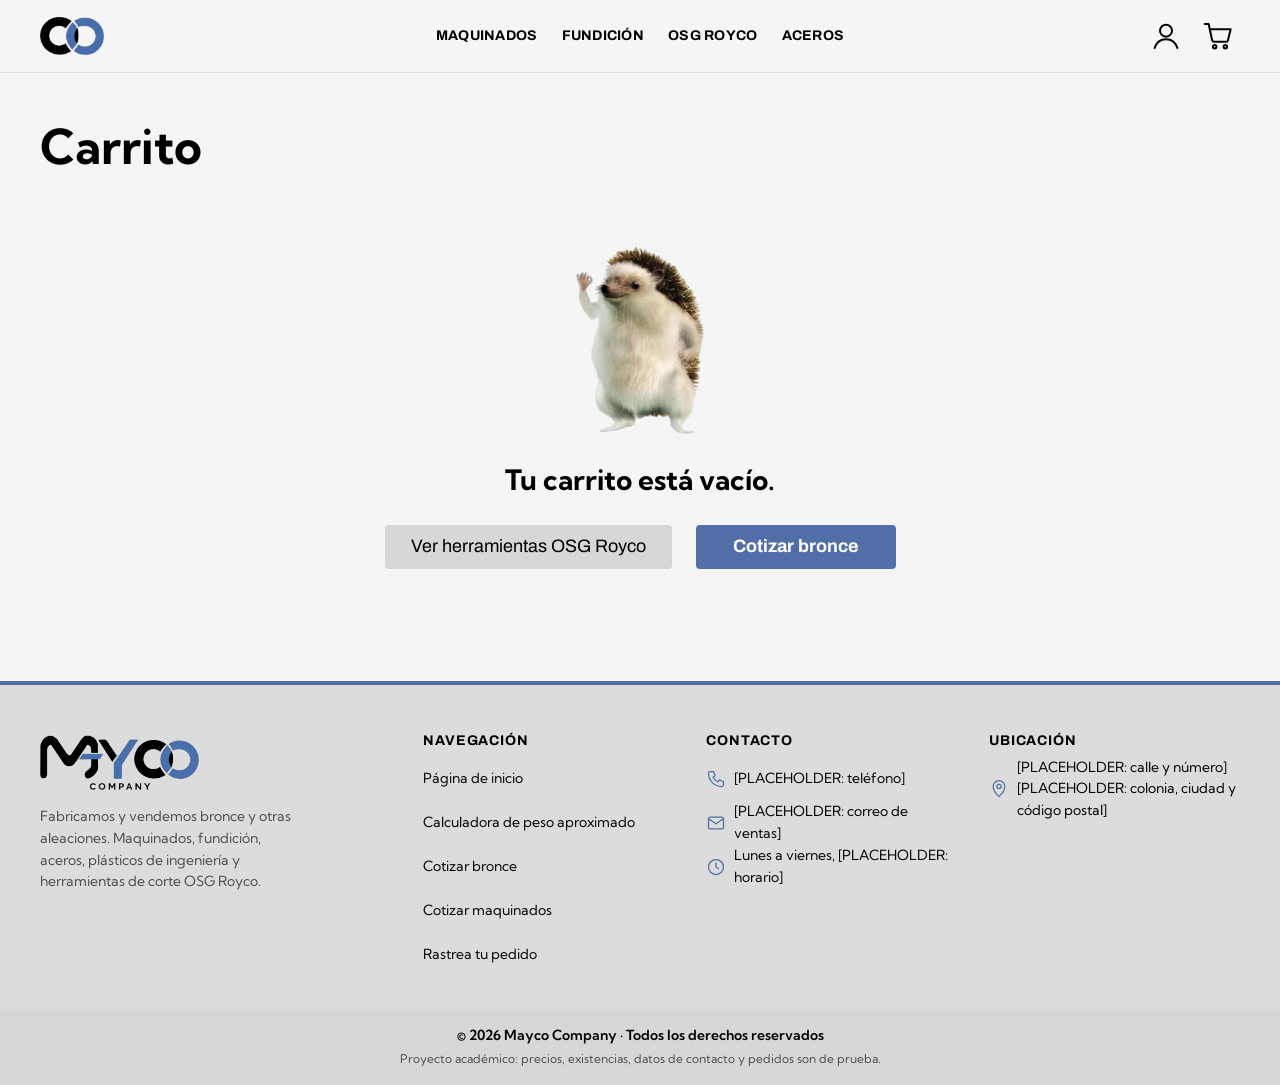
<file: pages/carrito.html>
<!DOCTYPE html>
<html lang="es">
<head>
  <meta charset="UTF-8">
  <meta name="viewport" content="width=device-width, initial-scale=1.0">
  <title>Carrito · Mayco Company</title>
  <meta name="description" content="Tu carrito de compra en Mayco Company: herramientas OSG Royco y pedidos de bronce.">
  <link rel="icon" href="../assets/img/logo-co.webp" type="image/webp">
  <!-- Tipografías: Kumbh Sans y Archivo -->
  <link rel="preconnect" href="https://fonts.googleapis.com">
  <link rel="preconnect" href="https://fonts.gstatic.com" crossorigin>
  <link rel="stylesheet" href="https://fonts.googleapis.com/css2?family=Archivo:wght@400;600;700&amp;family=Kumbh+Sans:wght@400;500;700&amp;display=swap">
  <!-- Estilos del proyecto -->
  <link rel="stylesheet" href="../css/variables.css">
  <link rel="stylesheet" href="../css/base.css">
  <link rel="stylesheet" href="../css/layout.css">
  <link rel="stylesheet" href="../css/components.css">
  <link rel="stylesheet" href="../css/responsive.css">
  <!-- main.js se carga sin defer para añadir la clase .js antes de pintar la página -->
  <script src="../js/main.js"></script>
  <script src="../js/carrito.js" defer></script>
</head>
<body class="page page--carrito">
  <a class="skip-link" href="#contenido">Saltar al contenido</a>

  <!-- IA: Revisado · Header común (igual en todas las páginas con navegación) -->
  <header class="site-header">
    <div class="site-header__inner container">
      <a class="site-header__logo" href="../index.html">
        <img src="../assets/img/logo-co.webp" alt="Mayco Company, ir al inicio" width="64" height="39">
      </a>

      <button class="site-header__toggle" type="button" aria-expanded="false" aria-controls="menu-principal">
        <span class="visually-hidden">Abrir menú</span>
        <span class="site-header__toggle-bar" aria-hidden="true"></span>
        <span class="site-header__toggle-bar" aria-hidden="true"></span>
        <span class="site-header__toggle-bar" aria-hidden="true"></span>
      </button>

      <nav class="site-nav" id="menu-principal" aria-label="Principal">
        <ul class="site-nav__list">
          <li class="site-nav__item"><a class="site-nav__link" href="maquinados.html">Maquinados</a></li>
          <li class="site-nav__item"><a class="site-nav__link" href="fundicion.html">Fundición</a></li>
          <li class="site-nav__item"><a class="site-nav__link" href="osgRoyco.html">OSG Royco</a></li>
          <li class="site-nav__item"><a class="site-nav__link" href="aceros.html">Aceros</a></li>
        </ul>
      </nav>

      <div class="site-header__actions">
        <a class="icon-link" href="user.html">
          <svg class="icon" viewBox="0 0 24 24" aria-hidden="true" focusable="false"><circle cx="12" cy="8" r="4.5"/><path d="M3.5 21c1.4-4.2 4.6-6.5 8.5-6.5s7.1 2.3 8.5 6.5"/></svg>
          <span class="visually-hidden">Mi cuenta</span>
        </a>
        <a class="icon-link icon-link--cart" href="carrito.html" aria-current="page">
          <svg class="icon" viewBox="0 0 24 24" aria-hidden="true" focusable="false"><path d="M2 3h3l2.6 12.2a1.5 1.5 0 0 0 1.5 1.2h8.8a1.5 1.5 0 0 0 1.5-1.1L21.5 7H6"/><circle cx="9.5" cy="20" r="1.3"/><circle cx="17.5" cy="20" r="1.3"/></svg>
          <span class="visually-hidden">Carrito</span>
          <span class="cart-count" data-cart-count hidden>0</span>
        </a>
      </div>
    </div>
  </header>

  <main id="contenido" class="cart">
    <div class="container">
      <h1 class="section__title" tabindex="-1" data-cart-titulo>Carrito</h1>
      <p class="visually-hidden" aria-live="polite" data-cart-aviso></p>

      <!-- IA: Revisado · Carrito vacío (sin captura en el diseño: propuesta) -->
      <div class="cart__empty" data-cart-empty>
        <img class="cart__empty-image" src="../assets/img/confirmacion-erizo.webp" alt="" width="160" height="235">
        <p class="cart__empty-text">Tu carrito está vacío.</p>
        <div class="button-group">
          <a class="btn btn--secondary" href="osgRoyco.html">Ver herramientas OSG Royco</a>
          <a class="btn btn--primary" href="cotizacion.html">Cotizar bronce</a>
        </div>
      </div>

      <!-- IA: Revisado · Contenido del carrito agrupado por moneda (decisión D12). Lo rellena JS. -->
      <div class="cart__content" data-cart-content hidden>
        <section class="cart-group" data-cart-group="USD" aria-labelledby="grupo-usd" hidden>
          <h2 class="cart-group__title" id="grupo-usd">Herramientas OSG Royco <span class="cart-group__currency">(USD + IVA)</span></h2>
          <div class="table-wrapper">
            <table class="cart-table">
              <caption class="visually-hidden">Productos en USD + IVA</caption>
              <thead>
                <tr>
                  <th scope="col">Producto</th>
                  <th scope="col">Precio</th>
                  <th scope="col">Cantidad</th>
                  <th scope="col">Subtotal</th>
                  <th scope="col"><span class="visually-hidden">Eliminar</span></th>
                </tr>
              </thead>
              <tbody data-cart-items></tbody>
            </table>
          </div>
          <dl class="summary">
            <div class="summary__row">
              <dt>Subtotal</dt>
              <dd data-cart-subtotal>$0.00 USD</dd>
            </div>
            <div class="summary__row">
              <dt>IVA (16 %)</dt>
              <dd data-cart-iva>$0.00 USD</dd>
            </div>
            <div class="summary__row summary__row--total">
              <dt>Total</dt>
              <dd data-cart-total>$0.00 USD</dd>
            </div>
          </dl>
        </section>

        <section class="cart-group" data-cart-group="MXN" aria-labelledby="grupo-mxn" hidden>
          <h2 class="cart-group__title" id="grupo-mxn">Bronce <span class="cart-group__currency">(MXN + IVA)</span></h2>
          <div class="table-wrapper">
            <table class="cart-table">
              <caption class="visually-hidden">Productos en MXN + IVA</caption>
              <thead>
                <tr>
                  <th scope="col">Producto</th>
                  <th scope="col">Precio</th>
                  <th scope="col">Cantidad</th>
                  <th scope="col">Subtotal</th>
                  <th scope="col"><span class="visually-hidden">Eliminar</span></th>
                </tr>
              </thead>
              <tbody data-cart-items></tbody>
            </table>
          </div>
          <dl class="summary">
            <div class="summary__row">
              <dt>Subtotal</dt>
              <dd data-cart-subtotal>$0.00 MXN</dd>
            </div>
            <div class="summary__row">
              <dt>IVA (16 %)</dt>
              <dd data-cart-iva>$0.00 MXN</dd>
            </div>
            <div class="summary__row summary__row--total">
              <dt>Total</dt>
              <dd data-cart-total>$0.00 MXN</dd>
            </div>
          </dl>
        </section>

        <p class="note">Las dos monedas no se suman. Los importes en dólares se facturan al tipo de cambio del día de pago.</p>
        <div class="button-group cart__actions">
          <a class="btn btn--secondary" href="osgRoyco.html">Seguir comprando</a>
          <button class="btn btn--primary" type="button" data-cart-finalizar>Finalizar pedido</button>
        </div>
      </div>
    </div>
  </main>

  <!-- IA: Revisado · Footer común (igual en todas las páginas) -->
  <footer class="site-footer">
    <div class="site-footer__inner container">
      <div class="site-footer__brand">
        <img class="site-footer__logo" src="../assets/img/logo-mayco-company.webp" alt="Mayco Company" width="160" height="57" loading="lazy">
        <p>Fabricamos y vendemos bronce y otras aleaciones. Maquinados, fundición, aceros, plásticos de ingeniería y herramientas de corte OSG Royco.</p>
      </div>

      <nav class="site-footer__block" aria-labelledby="footer-nav">
        <h2 class="site-footer__title" id="footer-nav">Navegación</h2>
        <ul class="site-footer__links">
          <li><a href="../index.html">Página de inicio</a></li>
          <li><a href="fundicion.html#calculadora">Calculadora de peso aproximado</a></li>
          <li><a href="cotizacion.html">Cotizar bronce</a></li>
          <li><a href="cotizacion-maquinados.html">Cotizar maquinados</a></li>
          <li><a href="../index.html#rastrear">Rastrea tu pedido</a></li>
        </ul>
      </nav>

      <section class="site-footer__block" id="contacto" aria-labelledby="footer-contacto">
        <h2 class="site-footer__title" id="footer-contacto">Contacto</h2>
        <ul class="site-footer__list">
          <li><svg class="icon icon--sm" viewBox="0 0 24 24" aria-hidden="true" focusable="false"><path d="M5 3h4l2 5-2.5 1.5a11 11 0 0 0 6 6L16 13l5 2v4a2 2 0 0 1-2 2A16 16 0 0 1 3 5a2 2 0 0 1 2-2"/></svg><a href="tel:+520000000000">[PLACEHOLDER: teléfono]</a></li>
          <li><svg class="icon icon--sm" viewBox="0 0 24 24" aria-hidden="true" focusable="false"><rect x="3" y="5" width="18" height="14" rx="2"/><path d="m3 7 9 6 9-6"/></svg><a href="mailto:ventas@ejemplo.com">[PLACEHOLDER: correo de ventas]</a></li>
          <li><svg class="icon icon--sm" viewBox="0 0 24 24" aria-hidden="true" focusable="false"><circle cx="12" cy="12" r="9"/><path d="M12 7v5l3 2"/></svg><span>Lunes a viernes, [PLACEHOLDER: horario]</span></li>
        </ul>
      </section>

      <section class="site-footer__block" id="ubicacion" aria-labelledby="footer-ubicacion">
        <h2 class="site-footer__title" id="footer-ubicacion">Ubicación</h2>
        <ul class="site-footer__list">
          <li><svg class="icon icon--sm" viewBox="0 0 24 24" aria-hidden="true" focusable="false"><path d="M12 21s-7-6.2-7-12a7 7 0 0 1 14 0c0 5.8-7 12-7 12z"/><circle cx="12" cy="9" r="2.5"/></svg><address>[PLACEHOLDER: calle y número]<br>[PLACEHOLDER: colonia, ciudad y código postal]</address></li>
        </ul>
      </section>
    </div>

    <div class="site-footer__bottom">
      <div class="container">
        <p class="site-footer__copy">© 2026 Mayco Company · Todos los derechos reservados</p>
        <p class="site-footer__aviso">Proyecto académico: precios, existencias, datos de contacto y pedidos son de prueba.</p>
      </div>
    </div>
  </footer>
</body>
</html>
</file>
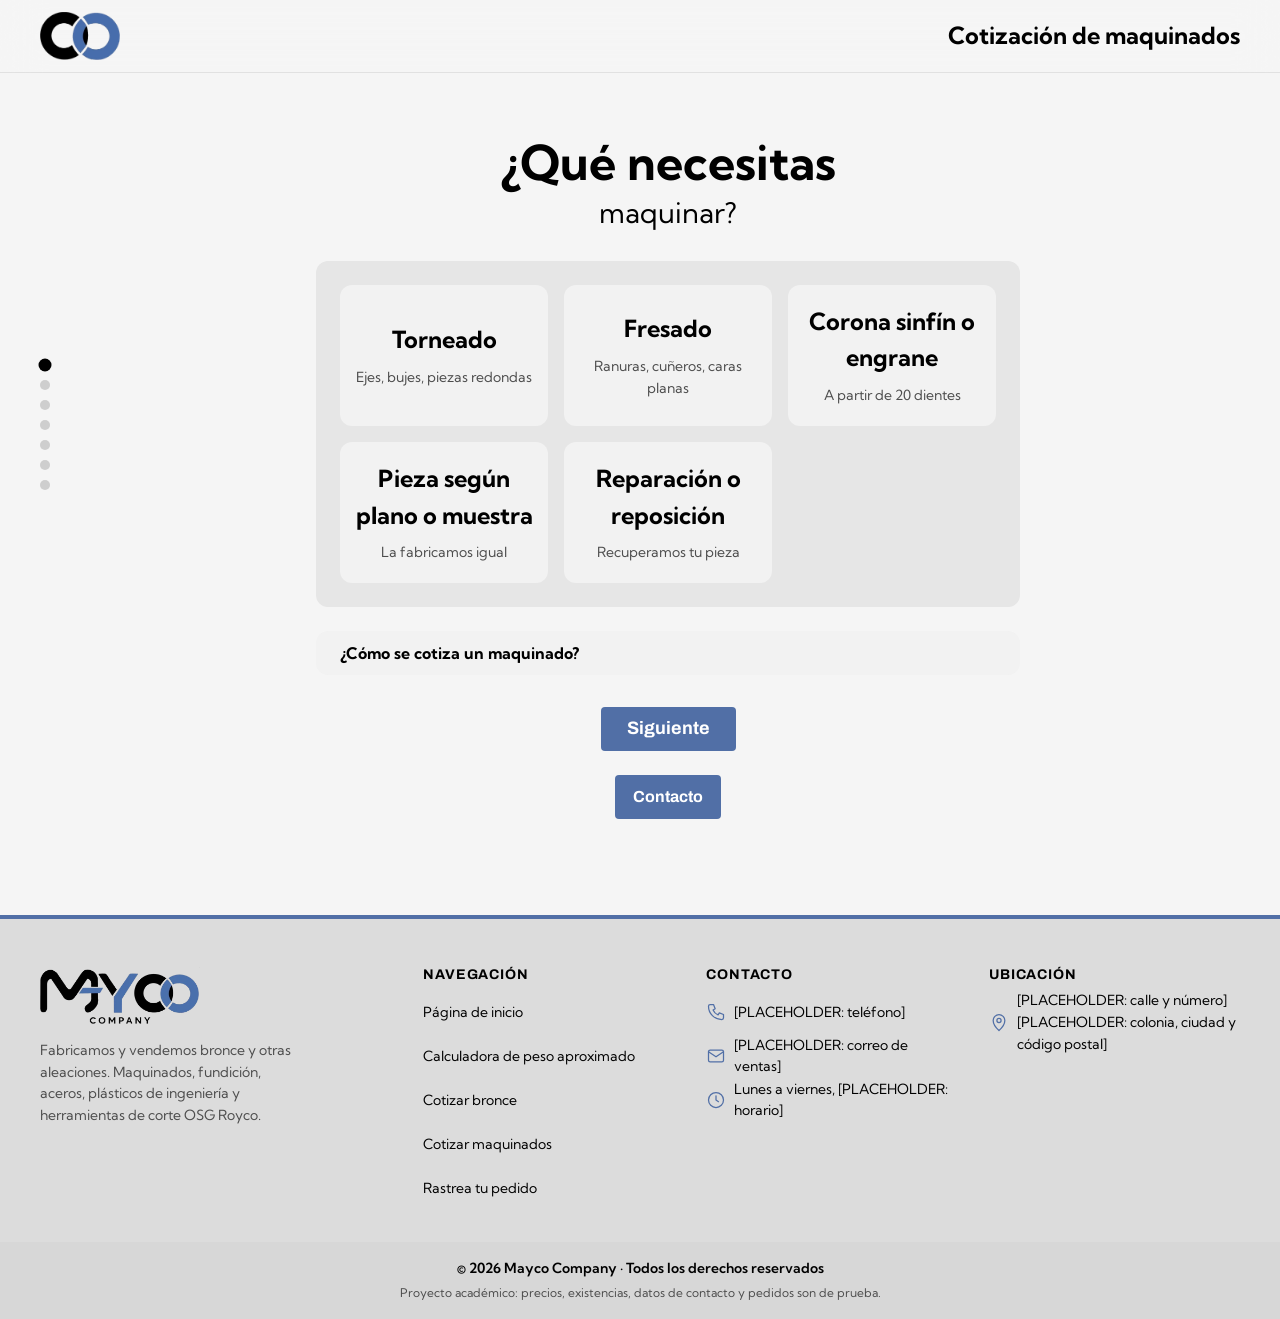
<file: pages/cotizacion-maquinados.html>
<!DOCTYPE html>
<html lang="es">
<head>
  <meta charset="UTF-8">
  <meta name="viewport" content="width=device-width, initial-scale=1.0">
  <title>Cotización de maquinados · Mayco Company</title>
  <meta name="description" content="Solicita la cotización de tu pieza maquinada: servicio, material, plano o muestra, cantidad y plazo.">
  <link rel="icon" href="../assets/img/logo-co.webp" type="image/webp">
  <!-- Tipografía: Kumbh Sans y Archivo -->
  <link rel="preconnect" href="https://fonts.googleapis.com">
  <link rel="preconnect" href="https://fonts.gstatic.com" crossorigin>
  <link rel="stylesheet" href="https://fonts.googleapis.com/css2?family=Archivo:wght@400;600;700&amp;family=Kumbh+Sans:wght@400;500;700&amp;display=swap">
  <!-- Estilos del proyecto -->
  <link rel="stylesheet" href="../css/variables.css">
  <link rel="stylesheet" href="../css/base.css">
  <link rel="stylesheet" href="../css/layout.css">
  <link rel="stylesheet" href="../css/components.css">
  <link rel="stylesheet" href="../css/responsive.css">
  <!-- main.js se carga sin defer para añadir la clase .js antes de pintar la página -->
  <script src="../js/main.js"></script>
  <script src="../js/cotizacion-maquinados.js" defer></script>
</head>
<body class="page page--cotizacion-maquinados">
  <a class="skip-link" href="#contenido">Saltar al contenido</a>

  <!-- IA: Revisado · Header simplificado (flujos de cotización y cuenta, como en el diseño) -->
  <header class="site-header site-header--simple">
    <div class="site-header__inner container">
      <a class="site-header__logo" href="../index.html">
        <img src="../assets/img/logo-co.webp" alt="Mayco Company, ir al inicio" width="64" height="39">
      </a>
      <p class="site-header__label">Cotización de maquinados</p>
    </div>
  </header>

  <main id="contenido" class="quote">
    <h1 class="visually-hidden">Cotización de maquinados</h1>
    <div class="quote__layout container">
      <ol class="steps" aria-label="Progreso de la solicitud" data-steps>
        <li class="steps__item is-active" aria-current="step"><span class="visually-hidden">Paso 1 de 7: servicio</span></li>
        <li class="steps__item"><span class="visually-hidden">Paso 2 de 7: material</span></li>
        <li class="steps__item"><span class="visually-hidden">Paso 3 de 7: pieza</span></li>
        <li class="steps__item"><span class="visually-hidden">Paso 4 de 7: cantidad y acabado</span></li>
        <li class="steps__item"><span class="visually-hidden">Paso 5 de 7: tus datos</span></li>
        <li class="steps__item"><span class="visually-hidden">Paso 6 de 7: resumen</span></li>
        <li class="steps__item"><span class="visually-hidden">Paso 7 de 7: confirmación</span></li>
      </ol>

      <form class="quote__form" data-cotizacion-maquinados novalidate>
        <!-- IA: Revisado · Paso 1: servicio -->
        <section class="quote-step is-active" data-step="1" aria-labelledby="mq1-titulo">
          <h2 class="quote-step__title" id="mq1-titulo" tabindex="-1">¿Qué necesitas <span class="quote-step__subtitle">maquinar?</span></h2>
          <fieldset class="option-grid option-grid--3">
            <legend class="visually-hidden">Servicio de maquinado</legend>
            <label class="option-card option-card--text">
              <input class="option-card__input" type="radio" name="servicio" value="torneado" required>
              <span class="option-card__label">Torneado</span>
              <span class="option-card__hint">Ejes, bujes, piezas redondas</span>
            </label>
            <label class="option-card option-card--text">
              <input class="option-card__input" type="radio" name="servicio" value="fresado" required>
              <span class="option-card__label">Fresado</span>
              <span class="option-card__hint">Ranuras, cuñeros, caras planas</span>
            </label>
            <label class="option-card option-card--text">
              <input class="option-card__input" type="radio" name="servicio" value="corona" required>
              <span class="option-card__label">Corona sinfín o engrane</span>
              <span class="option-card__hint">A partir de 20 dientes</span>
            </label>
            <label class="option-card option-card--text">
              <input class="option-card__input" type="radio" name="servicio" value="plano" required>
              <span class="option-card__label">Pieza según plano o muestra</span>
              <span class="option-card__hint">La fabricamos igual</span>
            </label>
            <label class="option-card option-card--text">
              <input class="option-card__input" type="radio" name="servicio" value="reparacion" required>
              <span class="option-card__label">Reparación o reposición</span>
              <span class="option-card__hint">Recuperamos tu pieza</span>
            </label>
          </fieldset>
          <details class="quote-info">
            <summary>¿Cómo se cotiza un maquinado?</summary>
            <p>A diferencia del bronce por kilo, el precio de un maquinado depende de cada pieza:</p>
            <ul>
              <li><strong>Material:</strong> cuánto material hace falta y de qué calidad.</li>
              <li><strong>Horas de máquina:</strong> según la complejidad de la pieza y las tolerancias.</li>
              <li><strong>Preparación:</strong> montar la máquina cuesta lo mismo para 1 que para 100 piezas; con más piezas, cada una sale más barata.</li>
              <li><strong>Tratamientos y acabados:</strong> temple, cementado, pavonado…</li>
            </ul>
            <p>Por eso un técnico revisa tu solicitud y te responde con el precio y el plazo.</p>
          </details>
          <div class="quote-step__actions">
            <button class="btn btn--primary" type="button" data-next>Siguiente</button>
          </div>
          <div class="quote-step__help"><a class="btn btn--contact" href="#ayuda-cotizacion">Contacto</a></div>
        </section>

        <!-- IA: Revisado · Paso 2: material -->
        <section class="quote-step" data-step="2" aria-labelledby="mq2-titulo">
          <h2 class="quote-step__title" id="mq2-titulo" tabindex="-1">¿De qué material <span class="quote-step__subtitle">será la pieza?</span></h2>
          <fieldset class="option-grid option-grid--3">
            <legend class="visually-hidden">Material</legend>
            <label class="option-card option-card--text">
              <input class="option-card__input" type="radio" name="material" value="bronce" required>
              <span class="option-card__label">Bronce</span>
            </label>
            <label class="option-card option-card--text">
              <input class="option-card__input" type="radio" name="material" value="acero" required>
              <span class="option-card__label">Acero</span>
            </label>
            <label class="option-card option-card--text">
              <input class="option-card__input" type="radio" name="material" value="aluminio" required>
              <span class="option-card__label">Aluminio</span>
            </label>
            <label class="option-card option-card--text">
              <input class="option-card__input" type="radio" name="material" value="plastico" required>
              <span class="option-card__label">Plástico de ingeniería</span>
            </label>
            <label class="option-card option-card--text">
              <input class="option-card__input" type="radio" name="material" value="cliente" required>
              <span class="option-card__label">Lo suministro yo</span>
            </label>
          </fieldset>
          <div class="field field--center field--spaced">
            <label class="field__label" for="mq-especificacion">Calidad o especificación <span class="field__optional">(opcional)</span></label>
            <input class="field__input" id="mq-especificacion" name="especificacion" type="text" placeholder="Ej.: SAE 65, acero 4140, nylon" autocomplete="off">
          </div>
          <div class="quote-step__actions">
            <button class="btn btn--ghost" type="button" data-prev>Anterior</button>
            <button class="btn btn--primary" type="button" data-next>Siguiente</button>
          </div>
          <div class="quote-step__help"><a class="btn btn--contact" href="#ayuda-cotizacion">Contacto</a></div>
        </section>

        <!-- IA: Revisado · Paso 3: la pieza -->
        <section class="quote-step" data-step="3" aria-labelledby="mq3-titulo">
          <h2 class="quote-step__title" id="mq3-titulo" tabindex="-1">¿Cómo es <span class="quote-step__subtitle">la pieza?</span></h2>
          <fieldset class="form__group">
            <legend class="form__legend">¿Qué tienes de la pieza?</legend>
            <div class="choice-row">
              <label class="choice"><input type="radio" name="referencia" value="plano" checked> Plano</label>
              <label class="choice"><input type="radio" name="referencia" value="muestra"> Pieza de muestra</label>
              <label class="choice"><input type="radio" name="referencia" value="medidas"> Solo medidas</label>
            </div>
          </fieldset>
          <div class="field field--center" data-campo-archivo>
            <label class="field__label" for="mq-archivo">Plano o foto <span class="field__optional">(opcional)</span></label>
            <input class="field__input field__input--file" id="mq-archivo" name="archivo" type="file" accept=".pdf,.dwg,.dxf,.step,.stp,.jpg,.jpeg,.png" aria-describedby="mq-archivo-ayuda">
            <p class="field__hint" id="mq-archivo-ayuda">PDF, DWG, DXF, STEP, JPG o PNG.</p>
          </div>
          <div class="field field--center">
            <label class="field__label" for="mq-descripcion">Describe la pieza y sus medidas principales</label>
            <textarea class="field__input field__textarea" id="mq-descripcion" name="descripcion" rows="4" placeholder="Ej.: corona de 30 dientes, diámetro exterior 6″, para reductor" required aria-describedby="mq-descripcion-error"></textarea>
            <p class="field__error" id="mq-descripcion-error" aria-live="polite"></p>
          </div>
          <div class="quote-step__actions">
            <button class="btn btn--ghost" type="button" data-prev>Anterior</button>
            <button class="btn btn--primary" type="button" data-next>Siguiente</button>
          </div>
          <div class="quote-step__help"><a class="btn btn--contact" href="#ayuda-cotizacion">Contacto</a></div>
        </section>

        <!-- IA: Revisado · Paso 4: cantidad y acabado -->
        <section class="quote-step" data-step="4" aria-labelledby="mq4-titulo">
          <h2 class="quote-step__title" id="mq4-titulo" tabindex="-1">¿Cuántas piezas <span class="quote-step__subtitle">y con qué acabado?</span></h2>
          <div class="quote-step__fields">
            <div class="field">
              <label class="field__label" for="mq-cantidad">Número de piezas</label>
              <input class="field__input" id="mq-cantidad" name="cantidad" type="number" min="1" step="1" value="1" inputmode="numeric" required aria-describedby="mq-cantidad-error">
              <p class="field__error" id="mq-cantidad-error" aria-live="polite"></p>
            </div>
            <fieldset class="form__group">
              <legend class="form__legend">Tolerancia</legend>
              <div class="choice-row">
                <label class="choice"><input type="radio" name="tolerancia" value="Estándar (±0.1 mm)" checked> Estándar ±0.1 mm</label>
                <label class="choice"><input type="radio" name="tolerancia" value="Precisa (±0.02 mm)"> Precisa ±0.02 mm</label>
                <label class="choice"><input type="radio" name="tolerancia" value="No lo sé"> No lo sé</label>
              </div>
            </fieldset>
            <div class="field">
              <label class="field__label" for="mq-tratamiento">Tratamiento o acabado</label>
              <select class="field__input" id="mq-tratamiento" name="tratamiento">
                <option>Ninguno</option>
                <option>Temple</option>
                <option>Cementado</option>
                <option>Pavonado</option>
                <option>No lo sé</option>
              </select>
            </div>
            <div class="field">
              <label class="field__label" for="mq-fecha">¿Para cuándo la necesitas? <span class="field__optional">(opcional)</span></label>
              <input class="field__input" id="mq-fecha" name="fecha" type="date">
            </div>
          </div>
          <div class="quote-step__actions">
            <button class="btn btn--ghost" type="button" data-prev>Anterior</button>
            <button class="btn btn--primary" type="button" data-next>Siguiente</button>
          </div>
          <div class="quote-step__help"><a class="btn btn--contact" href="#ayuda-cotizacion">Contacto</a></div>
        </section>

        <!-- IA: Revisado · Paso 5: datos de contacto -->
        <section class="quote-step" data-step="5" aria-labelledby="mq5-titulo">
          <h2 class="quote-step__title" id="mq5-titulo" tabindex="-1">¿A quién <span class="quote-step__subtitle">le respondemos?</span></h2>
          <div class="quote-step__fields">
            <div class="field">
              <label class="field__label" for="mq-nombre">Nombre</label>
              <input class="field__input" id="mq-nombre" name="nombre" type="text" autocomplete="name" required aria-describedby="mq-nombre-error">
              <p class="field__error" id="mq-nombre-error" aria-live="polite"></p>
            </div>
            <div class="field">
              <label class="field__label" for="mq-empresa">Empresa <span class="field__optional">(opcional)</span></label>
              <input class="field__input" id="mq-empresa" name="empresa" type="text" autocomplete="organization">
            </div>
            <div class="field">
              <label class="field__label" for="mq-correo">Correo</label>
              <input class="field__input" id="mq-correo" name="correo" type="email" autocomplete="email" required aria-describedby="mq-correo-error">
              <p class="field__error" id="mq-correo-error" aria-live="polite"></p>
            </div>
            <div class="field">
              <label class="field__label" for="mq-telefono">Teléfono <span class="field__optional">(opcional)</span></label>
              <input class="field__input" id="mq-telefono" name="telefono" type="tel" autocomplete="tel">
            </div>
          </div>
          <div class="quote-step__actions">
            <button class="btn btn--ghost" type="button" data-prev>Anterior</button>
            <button class="btn btn--primary" type="button" data-next>Revisar solicitud</button>
          </div>
          <div class="quote-step__help"><a class="btn btn--contact" href="#ayuda-cotizacion">Contacto</a></div>
        </section>

        <!-- IA: Revisado · Paso 6: resumen -->
        <section class="quote-step" data-step="6" aria-labelledby="mq6-titulo">
          <h2 class="quote-step__title" id="mq6-titulo" tabindex="-1">Revisa <span class="quote-step__subtitle">tu solicitud</span></h2>
          <dl class="summary summary--wide" data-mq-resumen></dl>
          <div class="quote-step__actions">
            <button class="btn btn--ghost" type="button" data-prev>Anterior</button>
            <button class="btn btn--primary btn--lg" type="submit">Enviar solicitud</button>
          </div>
          <div class="quote-step__help"><a class="btn btn--contact" href="#ayuda-cotizacion">Contacto</a></div>
        </section>

        <!-- IA: Revisado · Paso 7: confirmación -->
        <section class="quote-step confirmation" data-step="7" aria-labelledby="mq7-titulo">
          <img class="confirmation__logo" src="../assets/img/logo-mayco-company.webp" alt="" width="180" height="64">
          <svg class="icon icon--xl" viewBox="0 0 24 24" aria-hidden="true" focusable="false"><circle cx="12" cy="12" r="10"/><path d="m7.5 12.5 3 3 6-6.5"/></svg>
          <h2 class="confirmation__title" id="mq7-titulo" tabindex="-1">Solicitud enviada</h2>
          <p class="confirmation__folio">Tu folio es <strong data-mq-folio>—</strong>. Te responderemos con el precio y el plazo en [PLACEHOLDER] días hábiles.</p>
          <img class="confirmation__image" src="../assets/img/confirmacion-erizo.webp" alt="Erizo saludando" width="160" height="235" loading="lazy">
          <div class="button-group">
            <a class="btn btn--secondary" href="../index.html">Volver al inicio</a>
            <a class="btn btn--primary" href="cotizacion-maquinados.html">Nueva solicitud</a>
          </div>
        </section>
      </form>
    </div>

    <!-- IA: Revisado · Ayuda: se muestra al pulsar «Contacto» en cualquier paso -->
    <aside class="help-panel" id="ayuda-cotizacion" aria-labelledby="ayuda-titulo">
      <div class="help-panel__box container">
        <button class="help-panel__close" type="button" data-cerrar-ayuda hidden>
          <span aria-hidden="true">×</span>
          <span class="visually-hidden">Cerrar ayuda</span>
        </button>
        <h2 class="help-panel__title" id="ayuda-titulo" tabindex="-1">¿Necesitas ayuda con tu maquinado?</h2>
        <p>Llámanos o escríbenos con lo que tengas: plano, fotos de la pieza, material y cantidad.</p>
        <div class="button-group">
          <a class="btn btn--primary" href="tel:+520000000000">Llamar: [PLACEHOLDER: teléfono]</a>
          <a class="btn btn--secondary" href="mailto:ventas@ejemplo.com?subject=Ayuda%20con%20un%20maquinado" data-ayuda-correo>Enviar correo</a>
        </div>
      </div>
    </aside>
  </main>

  <!-- IA: Revisado · Footer común (igual en todas las páginas) -->
  <footer class="site-footer">
    <div class="site-footer__inner container">
      <div class="site-footer__brand">
        <img class="site-footer__logo" src="../assets/img/logo-mayco-company.webp" alt="Mayco Company" width="160" height="57" loading="lazy">
        <p>Fabricamos y vendemos bronce y otras aleaciones. Maquinados, fundición, aceros, plásticos de ingeniería y herramientas de corte OSG Royco.</p>
      </div>

      <nav class="site-footer__block" aria-labelledby="footer-nav">
        <h2 class="site-footer__title" id="footer-nav">Navegación</h2>
        <ul class="site-footer__links">
          <li><a href="../index.html">Página de inicio</a></li>
          <li><a href="fundicion.html#calculadora">Calculadora de peso aproximado</a></li>
          <li><a href="cotizacion.html">Cotizar bronce</a></li>
          <li><a href="cotizacion-maquinados.html">Cotizar maquinados</a></li>
          <li><a href="../index.html#rastrear">Rastrea tu pedido</a></li>
        </ul>
      </nav>

      <section class="site-footer__block" id="contacto" aria-labelledby="footer-contacto">
        <h2 class="site-footer__title" id="footer-contacto">Contacto</h2>
        <ul class="site-footer__list">
          <li><svg class="icon icon--sm" viewBox="0 0 24 24" aria-hidden="true" focusable="false"><path d="M5 3h4l2 5-2.5 1.5a11 11 0 0 0 6 6L16 13l5 2v4a2 2 0 0 1-2 2A16 16 0 0 1 3 5a2 2 0 0 1 2-2"/></svg><a href="tel:+520000000000">[PLACEHOLDER: teléfono]</a></li>
          <li><svg class="icon icon--sm" viewBox="0 0 24 24" aria-hidden="true" focusable="false"><rect x="3" y="5" width="18" height="14" rx="2"/><path d="m3 7 9 6 9-6"/></svg><a href="mailto:ventas@ejemplo.com">[PLACEHOLDER: correo de ventas]</a></li>
          <li><svg class="icon icon--sm" viewBox="0 0 24 24" aria-hidden="true" focusable="false"><circle cx="12" cy="12" r="9"/><path d="M12 7v5l3 2"/></svg><span>Lunes a viernes, [PLACEHOLDER: horario]</span></li>
        </ul>
      </section>

      <section class="site-footer__block" id="ubicacion" aria-labelledby="footer-ubicacion">
        <h2 class="site-footer__title" id="footer-ubicacion">Ubicación</h2>
        <ul class="site-footer__list">
          <li><svg class="icon icon--sm" viewBox="0 0 24 24" aria-hidden="true" focusable="false"><path d="M12 21s-7-6.2-7-12a7 7 0 0 1 14 0c0 5.8-7 12-7 12z"/><circle cx="12" cy="9" r="2.5"/></svg><address>[PLACEHOLDER: calle y número]<br>[PLACEHOLDER: colonia, ciudad y código postal]</address></li>
        </ul>
      </section>
    </div>

    <div class="site-footer__bottom">
      <div class="container">
        <p class="site-footer__copy">© 2026 Mayco Company · Todos los derechos reservados</p>
        <p class="site-footer__aviso">Proyecto académico: precios, existencias, datos de contacto y pedidos son de prueba.</p>
      </div>
    </div>
  </footer>
</body>
</html>
</file>
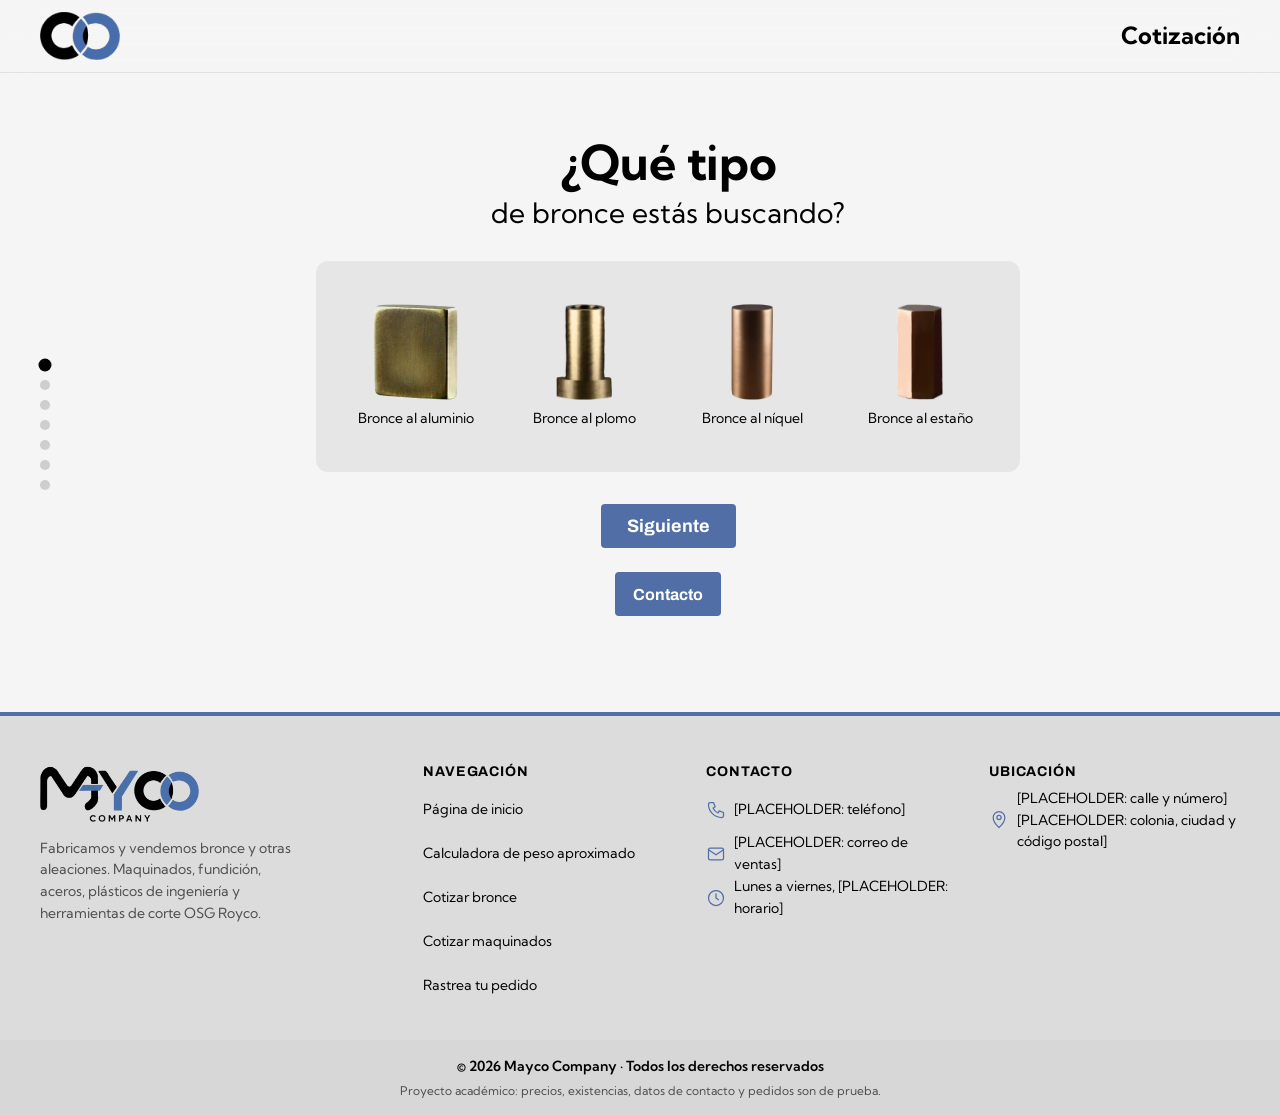
<file: pages/cotizacion.html>
<!DOCTYPE html>
<html lang="es">
<head>
  <meta charset="UTF-8">
  <meta name="viewport" content="width=device-width, initial-scale=1.0">
  <title>Cotización · Mayco Company</title>
  <meta name="description" content="Cotiza tu pieza de bronce en siete pasos: tipo, calidad, forma y medidas, número de piezas, precio y pedido.">
  <link rel="icon" href="../assets/img/logo-co.webp" type="image/webp">
  <!-- Tipografías: Kumbh Sans y Archivo -->
  <link rel="preconnect" href="https://fonts.googleapis.com">
  <link rel="preconnect" href="https://fonts.gstatic.com" crossorigin>
  <link rel="stylesheet" href="https://fonts.googleapis.com/css2?family=Archivo:wght@400;600;700&amp;family=Kumbh+Sans:wght@400;500;700&amp;display=swap">
  <!-- Estilos del proyecto -->
  <link rel="stylesheet" href="../css/variables.css">
  <link rel="stylesheet" href="../css/base.css">
  <link rel="stylesheet" href="../css/layout.css">
  <link rel="stylesheet" href="../css/components.css">
  <link rel="stylesheet" href="../css/responsive.css">
  <!-- main.js se carga sin defer para añadir la clase .js antes de pintar la página -->
  <script src="../js/main.js"></script>
  <script src="../js/bronce.js" defer></script>
  <script src="../js/cotizacion.js" defer></script>
</head>
<body class="page page--cotizacion">
  <a class="skip-link" href="#contenido">Saltar al contenido</a>

  <!-- IA: Revisado · Header simplificado (flujos de cotización y cuenta, como en el diseño) -->
  <header class="site-header site-header--simple">
    <div class="site-header__inner container">
      <a class="site-header__logo" href="../index.html">
        <img src="../assets/img/logo-co.webp" alt="Mayco Company, ir al inicio" width="64" height="39">
      </a>
      <p class="site-header__label">Cotización</p>
    </div>
  </header>

  <main id="contenido" class="quote">
    <h1 class="visually-hidden">Cotización de bronce</h1>
    <div class="quote__layout container">
      <ol class="steps" aria-label="Progreso de la cotización" data-steps>
        <li class="steps__item is-active" aria-current="step"><span class="visually-hidden">Paso 1 de 7: tipo de bronce</span></li>
        <li class="steps__item"><span class="visually-hidden">Paso 2 de 7: calidad</span></li>
        <li class="steps__item"><span class="visually-hidden">Paso 3 de 7: forma y medidas</span></li>
        <li class="steps__item"><span class="visually-hidden">Paso 4 de 7: número de piezas</span></li>
        <li class="steps__item"><span class="visually-hidden">Paso 5 de 7: resumen</span></li>
        <li class="steps__item"><span class="visually-hidden">Paso 6 de 7: precio</span></li>
        <li class="steps__item"><span class="visually-hidden">Paso 7 de 7: confirmación</span></li>
      </ol>

      <form class="quote__form" data-cotizacion novalidate>
        <!-- IA: Revisado · Paso 1: tipo de bronce -->
        <section class="quote-step is-active" data-step="1" aria-labelledby="paso1-titulo">
          <h2 class="quote-step__title" id="paso1-titulo" tabindex="-1">¿Qué tipo <span class="quote-step__subtitle">de bronce estás buscando?</span></h2>
          <fieldset class="option-grid option-grid--4">
            <legend class="visually-hidden">Tipo de bronce</legend>
            <label class="option-card">
              <input class="option-card__input" type="radio" name="tipo" value="aluminio" required>
              <img class="option-card__image" src="../assets/img/bronce-al-aluminio.webp" alt="" width="80" height="120">
              <span class="option-card__label">Bronce al aluminio</span>
            </label>
            <label class="option-card">
              <input class="option-card__input" type="radio" name="tipo" value="plomo" required>
              <img class="option-card__image" src="../assets/img/bronce-al-plomo.webp" alt="" width="80" height="120">
              <span class="option-card__label">Bronce al plomo</span>
            </label>
            <label class="option-card">
              <input class="option-card__input" type="radio" name="tipo" value="niquel" required>
              <img class="option-card__image" src="../assets/img/bronce-al-niquel.webp" alt="" width="80" height="120">
              <span class="option-card__label">Bronce al níquel</span>
            </label>
            <label class="option-card">
              <input class="option-card__input" type="radio" name="tipo" value="estano" required>
              <img class="option-card__image" src="../assets/img/bronce-al-estano.webp" alt="" width="80" height="120">
              <span class="option-card__label">Bronce al estaño</span>
            </label>
          </fieldset>
          <div class="quote-step__actions">
            <button class="btn btn--primary" type="button" data-next>Siguiente</button>
          </div>
          <div class="quote-step__help"><a class="btn btn--contact" href="#ayuda-cotizacion">Contacto</a></div>
        </section>

        <!-- IA: Revisado · Paso 2: calidad -->
        <section class="quote-step" data-step="2" aria-labelledby="paso2-titulo">
          <h2 class="quote-step__title" id="paso2-titulo" tabindex="-1">¿Qué calidad <span class="quote-step__subtitle">de bronce estás buscando?</span></h2>
          <fieldset class="option-grid option-grid--3">
            <legend class="visually-hidden">Calidad del bronce</legend>
            <label class="option-card option-card--text">
              <input class="option-card__input" type="radio" name="calidad" value="sae62" required>
              <span class="option-card__label">SAE 62</span>
            </label>
            <label class="option-card option-card--text">
              <input class="option-card__input" type="radio" name="calidad" value="sae64" required>
              <span class="option-card__label">SAE 64</span>
            </label>
            <label class="option-card option-card--text">
              <input class="option-card__input" type="radio" name="calidad" value="sae65" required>
              <span class="option-card__label">SAE 65</span>
            </label>
            <label class="option-card option-card--text">
              <input class="option-card__input" type="radio" name="calidad" value="sae68" required>
              <span class="option-card__label">SAE 68</span>
            </label>
            <label class="option-card option-card--text">
              <input class="option-card__input" type="radio" name="calidad" value="sae660" required>
              <span class="option-card__label">SAE 660</span>
            </label>
            <label class="option-card option-card--text">
              <input class="option-card__input" type="radio" name="calidad" value="sae600" required>
              <span class="option-card__label">SAE 600</span>
            </label>
          </fieldset>
          <div class="quote-step__actions">
            <button class="btn btn--ghost" type="button" data-prev>Anterior</button>
            <button class="btn btn--primary" type="button" data-next>Siguiente</button>
          </div>
          <div class="quote-step__help"><a class="btn btn--contact" href="#ayuda-cotizacion">Contacto</a></div>
        </section>

        <!-- IA: Revisado · Paso 3: forma y medidas -->
        <section class="quote-step" data-step="3" aria-labelledby="paso3-titulo">
          <h2 class="quote-step__title" id="paso3-titulo" tabindex="-1">¿Qué medidas <span class="quote-step__subtitle">tendrá la pieza?</span></h2>
          <fieldset class="form__group">
            <legend class="form__legend">Forma</legend>
            <div class="choice-row">
              <label class="choice"><input type="radio" name="forma" value="barra" checked> Barra</label>
              <label class="choice"><input type="radio" name="forma" value="buje"> Buje</label>
              <label class="choice"><input type="radio" name="forma" value="placa"> Placa</label>
            </div>
          </fieldset>
          <fieldset class="form__group">
            <legend class="form__legend">Unidades</legend>
            <div class="choice-row">
              <label class="choice"><input type="radio" name="unidad" value="in" checked> Pulgadas</label>
              <label class="choice"><input type="radio" name="unidad" value="mm"> Milímetros</label>
            </div>
          </fieldset>
          <div class="field field--center">
            <label class="visually-hidden" for="cot-medidas">Medidas de la pieza</label>
            <input class="field__input field__input--big" id="cot-medidas" name="medidas" type="text" placeholder="4 x 14" autocomplete="off" required aria-describedby="cot-medidas-ayuda cot-medidas-error">
            <p class="field__hint" id="cot-medidas-ayuda">Barra: diámetro × largo · Buje: Ø exterior × Ø interior × largo · Placa: espesor × ancho × largo</p>
            <p class="field__error" id="cot-medidas-error" aria-live="polite"></p>
          </div>
          <div class="quote-step__actions">
            <button class="btn btn--ghost" type="button" data-prev>Anterior</button>
            <button class="btn btn--primary" type="button" data-next>Siguiente</button>
          </div>
          <div class="quote-step__help"><a class="btn btn--contact" href="#ayuda-cotizacion">Contacto</a></div>
        </section>

        <!-- IA: Revisado · Paso 4: número de piezas -->
        <section class="quote-step quote-step--product" data-step="4" aria-labelledby="paso4-titulo">
          <div class="quote-step__text">
            <h2 class="quote-step__title" id="paso4-titulo" tabindex="-1" data-resumen-forma>Tu pieza</h2>
            <p class="quote-step__detail" data-resumen-detalle>Completa los pasos anteriores</p>
            <div class="field">
              <label class="visually-hidden" for="cot-piezas">Número de piezas</label>
              <input class="field__input" id="cot-piezas" name="piezas" type="number" min="1" step="1" placeholder="Número de piezas" inputmode="numeric" required aria-describedby="cot-piezas-error">
              <p class="field__error" id="cot-piezas-error" aria-live="polite"></p>
            </div>
          </div>
          <img class="quote-step__image" src="../assets/img/PROVISIONAL-barra-redonda.webp" alt="" width="123" height="252" data-resumen-imagen>
          <div class="quote-step__actions">
            <button class="btn btn--ghost" type="button" data-prev>Anterior</button>
            <button class="btn btn--primary" type="button" data-next>Siguiente</button>
          </div>
          <div class="quote-step__help"><a class="btn btn--contact" href="#ayuda-cotizacion">Contacto</a></div>
        </section>

        <!-- IA: Revisado · Paso 5: resumen -->
        <section class="quote-step quote-step--product" data-step="5" aria-labelledby="paso5-titulo">
          <div class="quote-step__text">
            <h2 class="quote-step__title" id="paso5-titulo" tabindex="-1" data-resumen-cantidad>Tus piezas</h2>
            <p class="quote-step__detail" data-resumen-detalle>—</p>
          </div>
          <img class="quote-step__image" src="../assets/img/PROVISIONAL-barra-redonda.webp" alt="" width="123" height="252" data-resumen-imagen>
          <div class="quote-step__actions">
            <button class="btn btn--ghost" type="button" data-prev>Anterior</button>
            <button class="btn btn--primary" type="button" data-next>Cotizar</button>
          </div>
          <div class="quote-step__help"><a class="btn btn--contact" href="#ayuda-cotizacion">Contacto</a></div>
        </section>

        <!-- IA: Revisado · Paso 6: precio -->
        <section class="quote-step quote-step--product" data-step="6" aria-labelledby="paso6-titulo">
          <div class="quote-step__text">
            <h2 class="quote-step__title" id="paso6-titulo" tabindex="-1" data-resumen-cantidad>Tus piezas</h2>
            <p class="quote-step__detail" data-resumen-detalle>—</p>
            <p class="quote-step__figure"><output data-cot-peso>X kg</output></p>
            <p class="quote-step__figure"><output data-cot-precio>$----</output> más IVA</p>
          </div>
          <img class="quote-step__image" src="../assets/img/PROVISIONAL-barra-redonda.webp" alt="" width="123" height="252" data-resumen-imagen>
          <div class="quote-step__actions">
            <button class="btn btn--ghost" type="button" data-prev>Anterior</button>
            <button class="btn btn--secondary" type="button" data-agregar-carrito>Agregar al carrito</button>
            <button class="btn btn--primary btn--lg" type="submit">Hacer pedido</button>
          </div>
          <div class="quote-step__help"><a class="btn btn--contact" href="#ayuda-cotizacion">Contacto</a></div>
        </section>

        <!-- IA: Revisado · Paso 7: confirmación -->
        <section class="quote-step confirmation" data-step="7" aria-labelledby="paso7-titulo">
          <img class="confirmation__logo" src="../assets/img/logo-mayco-company.webp" alt="" width="180" height="64">
          <svg class="icon icon--xl" viewBox="0 0 24 24" aria-hidden="true" focusable="false"><circle cx="12" cy="12" r="10"/><path d="m7.5 12.5 3 3 6-6.5"/></svg>
          <h2 class="confirmation__title" id="paso7-titulo" tabindex="-1" data-confirmacion-titulo>Pedido mandado correctamente</h2>
          <p class="confirmation__folio" data-folio hidden>Tu número de pedido es <strong data-folio-numero></strong>. Guárdalo para <a href="../index.html#rastrear">rastrear tu pedido</a>.</p>
          <img class="confirmation__image" src="../assets/img/confirmacion-erizo.webp" alt="Erizo saludando" width="160" height="235" loading="lazy">
          <div class="button-group">
            <a class="btn btn--secondary" href="../index.html">Volver al inicio</a>
            <a class="btn btn--primary" href="cotizacion.html">Nueva cotización</a>
            <a class="btn btn--primary" href="carrito.html" data-ver-carrito hidden>Ver carrito</a>
          </div>
        </section>
      </form>
    </div>

    <!-- IA: Revisado · Ayuda: se muestra al pulsar «Contacto» en cualquier paso -->
    <aside class="help-panel" id="ayuda-cotizacion" aria-labelledby="ayuda-titulo">
      <div class="help-panel__box container">
        <button class="help-panel__close" type="button" data-cerrar-ayuda hidden>
          <span aria-hidden="true">×</span>
          <span class="visually-hidden">Cerrar ayuda</span>
        </button>
        <h2 class="help-panel__title" id="ayuda-titulo" tabindex="-1">¿Necesitas ayuda con tu cotización?</h2>
        <p>Llámanos o escríbenos y dinos qué necesitas: forma de la pieza, calidad, medidas y cantidad.</p>
        <div class="button-group">
          <a class="btn btn--primary" href="tel:+520000000000">Llamar: [PLACEHOLDER: teléfono]</a>
          <a class="btn btn--secondary" href="mailto:ventas@ejemplo.com?subject=Ayuda%20con%20mi%20cotizaci%C3%B3n" data-ayuda-correo>Enviar correo</a>
        </div>
      </div>
    </aside>
  </main>

  <!-- IA: Revisado · Footer común (igual en todas las páginas) -->
  <footer class="site-footer">
    <div class="site-footer__inner container">
      <div class="site-footer__brand">
        <img class="site-footer__logo" src="../assets/img/logo-mayco-company.webp" alt="Mayco Company" width="160" height="57" loading="lazy">
        <p>Fabricamos y vendemos bronce y otras aleaciones. Maquinados, fundición, aceros, plásticos de ingeniería y herramientas de corte OSG Royco.</p>
      </div>

      <nav class="site-footer__block" aria-labelledby="footer-nav">
        <h2 class="site-footer__title" id="footer-nav">Navegación</h2>
        <ul class="site-footer__links">
          <li><a href="../index.html">Página de inicio</a></li>
          <li><a href="fundicion.html#calculadora">Calculadora de peso aproximado</a></li>
          <li><a href="cotizacion.html">Cotizar bronce</a></li>
          <li><a href="cotizacion-maquinados.html">Cotizar maquinados</a></li>
          <li><a href="../index.html#rastrear">Rastrea tu pedido</a></li>
        </ul>
      </nav>

      <section class="site-footer__block" id="contacto" aria-labelledby="footer-contacto">
        <h2 class="site-footer__title" id="footer-contacto">Contacto</h2>
        <ul class="site-footer__list">
          <li><svg class="icon icon--sm" viewBox="0 0 24 24" aria-hidden="true" focusable="false"><path d="M5 3h4l2 5-2.5 1.5a11 11 0 0 0 6 6L16 13l5 2v4a2 2 0 0 1-2 2A16 16 0 0 1 3 5a2 2 0 0 1 2-2"/></svg><a href="tel:+520000000000">[PLACEHOLDER: teléfono]</a></li>
          <li><svg class="icon icon--sm" viewBox="0 0 24 24" aria-hidden="true" focusable="false"><rect x="3" y="5" width="18" height="14" rx="2"/><path d="m3 7 9 6 9-6"/></svg><a href="mailto:ventas@ejemplo.com">[PLACEHOLDER: correo de ventas]</a></li>
          <li><svg class="icon icon--sm" viewBox="0 0 24 24" aria-hidden="true" focusable="false"><circle cx="12" cy="12" r="9"/><path d="M12 7v5l3 2"/></svg><span>Lunes a viernes, [PLACEHOLDER: horario]</span></li>
        </ul>
      </section>

      <section class="site-footer__block" id="ubicacion" aria-labelledby="footer-ubicacion">
        <h2 class="site-footer__title" id="footer-ubicacion">Ubicación</h2>
        <ul class="site-footer__list">
          <li><svg class="icon icon--sm" viewBox="0 0 24 24" aria-hidden="true" focusable="false"><path d="M12 21s-7-6.2-7-12a7 7 0 0 1 14 0c0 5.8-7 12-7 12z"/><circle cx="12" cy="9" r="2.5"/></svg><address>[PLACEHOLDER: calle y número]<br>[PLACEHOLDER: colonia, ciudad y código postal]</address></li>
        </ul>
      </section>
    </div>

    <div class="site-footer__bottom">
      <div class="container">
        <p class="site-footer__copy">© 2026 Mayco Company · Todos los derechos reservados</p>
        <p class="site-footer__aviso">Proyecto académico: precios, existencias, datos de contacto y pedidos son de prueba.</p>
      </div>
    </div>
  </footer>
</body>
</html>
</file>
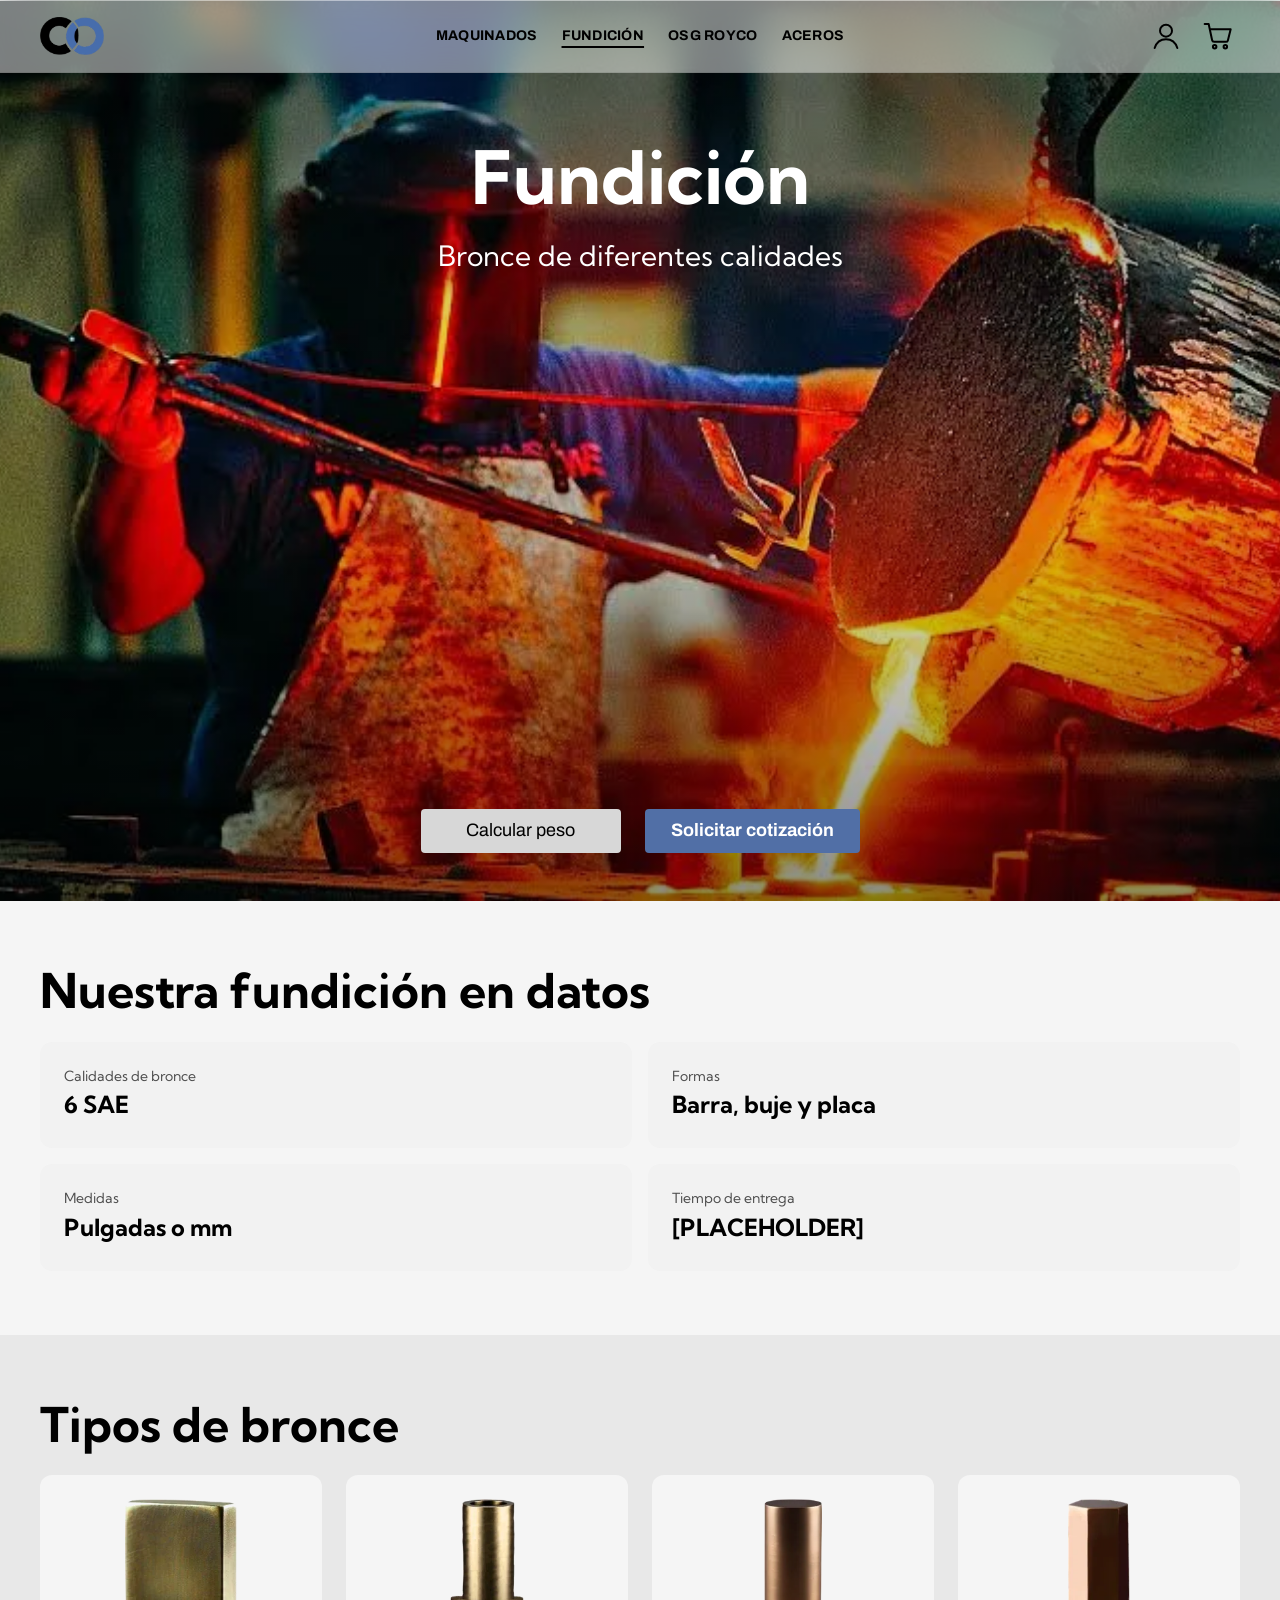
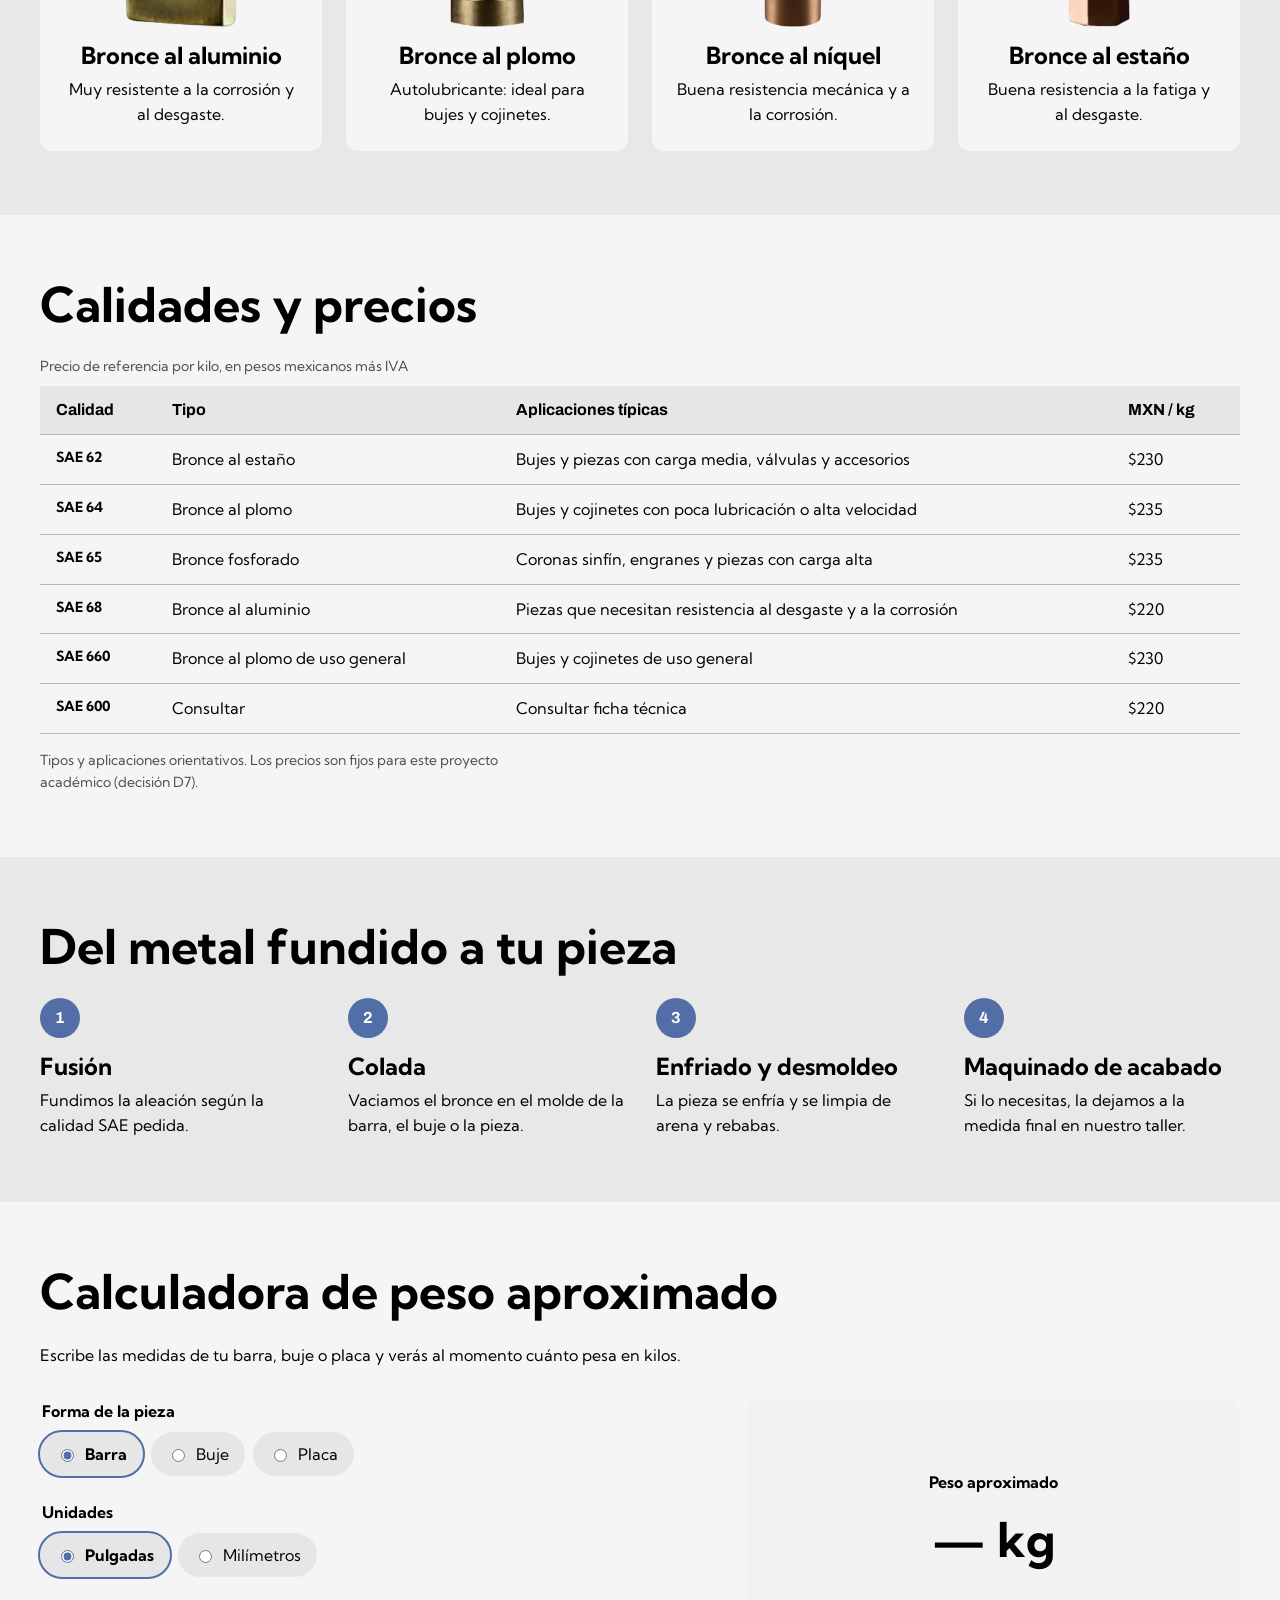
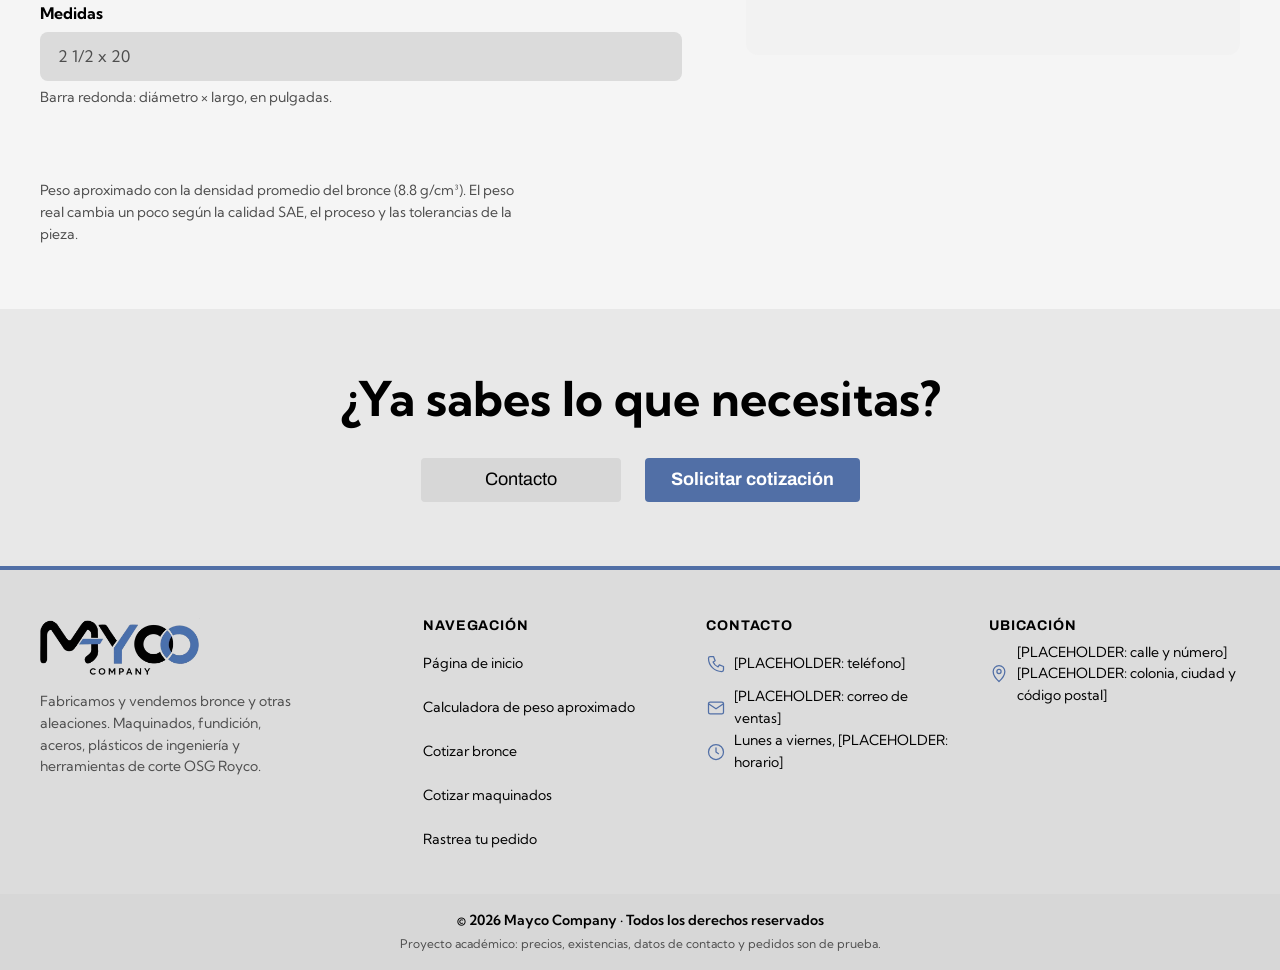
<file: pages/fundicion.html>
<!DOCTYPE html>
<html lang="es">
<head>
  <meta charset="UTF-8">
  <meta name="viewport" content="width=device-width, initial-scale=1.0">
  <title>Fundición · Mayco Company</title>
  <meta name="description" content="Fundición de bronce en seis calidades SAE: barras, bujes, placas y piezas según modelo. Calculadora de peso aproximado y cotización en línea.">
  <link rel="icon" href="../assets/img/logo-co.webp" type="image/webp">
  <!-- Tipografías: Kumbh Sans y Archivo -->
  <link rel="preconnect" href="https://fonts.googleapis.com">
  <link rel="preconnect" href="https://fonts.gstatic.com" crossorigin>
  <link rel="stylesheet" href="https://fonts.googleapis.com/css2?family=Archivo:wght@400;600;700&amp;family=Kumbh+Sans:wght@400;500;700&amp;display=swap">
  <!-- Estilos del proyecto -->
  <link rel="stylesheet" href="../css/variables.css">
  <link rel="stylesheet" href="../css/base.css">
  <link rel="stylesheet" href="../css/layout.css">
  <link rel="stylesheet" href="../css/components.css">
  <link rel="stylesheet" href="../css/responsive.css">
  <!-- main.js se carga sin defer para añadir la clase .js antes de pintar la página -->
  <script src="../js/main.js"></script>
  <script src="../js/bronce.js" defer></script>
  <script src="../js/calculadora.js" defer></script>
</head>
<body class="page page--fundicion">
  <a class="skip-link" href="#contenido">Saltar al contenido</a>

  <!-- IA: Revisado · Header común (igual en todas las páginas con navegación) -->
  <header class="site-header">
    <div class="site-header__inner container">
      <a class="site-header__logo" href="../index.html">
        <img src="../assets/img/logo-co.webp" alt="Mayco Company, ir al inicio" width="64" height="39">
      </a>

      <button class="site-header__toggle" type="button" aria-expanded="false" aria-controls="menu-principal">
        <span class="visually-hidden">Abrir menú</span>
        <span class="site-header__toggle-bar" aria-hidden="true"></span>
        <span class="site-header__toggle-bar" aria-hidden="true"></span>
        <span class="site-header__toggle-bar" aria-hidden="true"></span>
      </button>

      <nav class="site-nav" id="menu-principal" aria-label="Principal">
        <ul class="site-nav__list">
          <li class="site-nav__item"><a class="site-nav__link" href="maquinados.html">Maquinados</a></li>
          <li class="site-nav__item"><a class="site-nav__link" href="fundicion.html" aria-current="page">Fundición</a></li>
          <li class="site-nav__item"><a class="site-nav__link" href="osgRoyco.html">OSG Royco</a></li>
          <li class="site-nav__item"><a class="site-nav__link" href="aceros.html">Aceros</a></li>
        </ul>
      </nav>

      <div class="site-header__actions">
        <a class="icon-link" href="user.html">
          <svg class="icon" viewBox="0 0 24 24" aria-hidden="true" focusable="false"><circle cx="12" cy="8" r="4.5"/><path d="M3.5 21c1.4-4.2 4.6-6.5 8.5-6.5s7.1 2.3 8.5 6.5"/></svg>
          <span class="visually-hidden">Mi cuenta</span>
        </a>
        <a class="icon-link icon-link--cart" href="carrito.html">
          <svg class="icon" viewBox="0 0 24 24" aria-hidden="true" focusable="false"><path d="M2 3h3l2.6 12.2a1.5 1.5 0 0 0 1.5 1.2h8.8a1.5 1.5 0 0 0 1.5-1.1L21.5 7H6"/><circle cx="9.5" cy="20" r="1.3"/><circle cx="17.5" cy="20" r="1.3"/></svg>
          <span class="visually-hidden">Carrito</span>
          <span class="cart-count" data-cart-count hidden>0</span>
        </a>
      </div>
    </div>
  </header>

  <main id="contenido">
    <!-- IA: Revisado · Hero -->
    <section class="page-hero" aria-labelledby="page-titulo">
      <img class="page-hero__bg" src="../assets/img/hero-fundicion.webp" alt="" width="678" height="452" decoding="async">
      <div class="page-hero__content container">
        <h1 class="page-hero__title" id="page-titulo">Fundición</h1>
        <p class="page-hero__subtitle">Bronce de diferentes calidades</p>
        <div class="button-group">
          <a class="btn btn--secondary" href="#calculadora">Calcular peso</a>
          <a class="btn btn--primary" href="cotizacion.html">Solicitar cotización</a>
        </div>
      </div>
    </section>

    <!-- IA: Revisado · Datos de la fundición -->
    <section class="section" id="datos" aria-labelledby="datos-titulo">
      <div class="container">
        <h2 class="section__title" id="datos-titulo">Nuestra fundición en datos</h2>
        <dl class="stats">
          <div class="stats__item">
            <dt class="stats__label">Calidades de bronce</dt>
            <dd class="stats__value">6 SAE</dd>
          </div>
          <div class="stats__item">
            <dt class="stats__label">Formas</dt>
            <dd class="stats__value">Barra, buje y placa</dd>
          </div>
          <div class="stats__item">
            <dt class="stats__label">Medidas</dt>
            <dd class="stats__value">Pulgadas o mm</dd>
          </div>
          <div class="stats__item">
            <dt class="stats__label">Tiempo de entrega</dt>
            <dd class="stats__value">[PLACEHOLDER]</dd>
          </div>
        </dl>
      </div>
    </section>

    <!-- IA: Revisado · Tipos de bronce -->
    <section class="section section--alt" aria-labelledby="tipos-titulo">
      <div class="container">
        <h2 class="section__title" id="tipos-titulo">Tipos de bronce</h2>
        <ul class="card-grid card-grid--4">
          <li class="type-card">
            <img class="type-card__image" src="../assets/img/bronce-al-aluminio.webp" alt="" width="120" height="180" loading="lazy" decoding="async">
            <h3 class="type-card__title">Bronce al aluminio</h3>
            <p class="type-card__text">Muy resistente a la corrosión y al desgaste.</p>
          </li>
          <li class="type-card">
            <img class="type-card__image" src="../assets/img/bronce-al-plomo.webp" alt="" width="120" height="180" loading="lazy" decoding="async">
            <h3 class="type-card__title">Bronce al plomo</h3>
            <p class="type-card__text">Autolubricante: ideal para bujes y cojinetes.</p>
          </li>
          <li class="type-card">
            <img class="type-card__image" src="../assets/img/bronce-al-niquel.webp" alt="" width="120" height="180" loading="lazy" decoding="async">
            <h3 class="type-card__title">Bronce al níquel</h3>
            <p class="type-card__text">Buena resistencia mecánica y a la corrosión.</p>
          </li>
          <li class="type-card">
            <img class="type-card__image" src="../assets/img/bronce-al-estano.webp" alt="" width="120" height="180" loading="lazy" decoding="async">
            <h3 class="type-card__title">Bronce al estaño</h3>
            <p class="type-card__text">Buena resistencia a la fatiga y al desgaste.</p>
          </li>
        </ul>
      </div>
    </section>

    <!-- IA: Revisado · Tabla de calidades -->
    <section class="section" id="calidades" aria-labelledby="calidades-titulo">
      <div class="container">
        <h2 class="section__title" id="calidades-titulo">Calidades y precios</h2>
        <div class="table-wrapper">
          <table class="data-table">
            <caption class="data-table__caption">Precio de referencia por kilo, en pesos mexicanos más IVA</caption>
            <thead>
              <tr>
                <th scope="col">Calidad</th>
                <th scope="col">Tipo</th>
                <th scope="col">Aplicaciones típicas</th>
                <th scope="col">MXN / kg</th>
              </tr>
            </thead>
            <tbody>
            <tr>
              <th scope="row">SAE 62</th>
              <td data-label="Tipo">Bronce al estaño</td>
              <td data-label="Aplicaciones">Bujes y piezas con carga media, válvulas y accesorios</td>
              <td data-label="MXN / kg"><data value="230">$230</data></td>
            </tr>
            <tr>
              <th scope="row">SAE 64</th>
              <td data-label="Tipo">Bronce al plomo</td>
              <td data-label="Aplicaciones">Bujes y cojinetes con poca lubricación o alta velocidad</td>
              <td data-label="MXN / kg"><data value="235">$235</data></td>
            </tr>
            <tr>
              <th scope="row">SAE 65</th>
              <td data-label="Tipo">Bronce fosforado</td>
              <td data-label="Aplicaciones">Coronas sinfín, engranes y piezas con carga alta</td>
              <td data-label="MXN / kg"><data value="235">$235</data></td>
            </tr>
            <tr>
              <th scope="row">SAE 68</th>
              <td data-label="Tipo">Bronce al aluminio</td>
              <td data-label="Aplicaciones">Piezas que necesitan resistencia al desgaste y a la corrosión</td>
              <td data-label="MXN / kg"><data value="220">$220</data></td>
            </tr>
            <tr>
              <th scope="row">SAE 660</th>
              <td data-label="Tipo">Bronce al plomo de uso general</td>
              <td data-label="Aplicaciones">Bujes y cojinetes de uso general</td>
              <td data-label="MXN / kg"><data value="230">$230</data></td>
            </tr>
            <tr>
              <th scope="row">SAE 600</th>
              <td data-label="Tipo">Consultar</td>
              <td data-label="Aplicaciones">Consultar ficha técnica</td>
              <td data-label="MXN / kg"><data value="220">$220</data></td>
            </tr>
            </tbody>
          </table>
        </div>
        <p class="note">Tipos y aplicaciones orientativos. Los precios son fijos para este proyecto académico (decisión D7).</p>
      </div>
    </section>

    <!-- IA: Revisado · Proceso de fundición -->
    <section class="section section--alt" aria-labelledby="proceso-titulo">
      <div class="container">
        <h2 class="section__title" id="proceso-titulo">Del metal fundido a tu pieza</h2>
        <ol class="process">
          <li class="process__step">
            <h3 class="process__title">Fusión</h3>
            <p>Fundimos la aleación según la calidad SAE pedida.</p>
          </li>
          <li class="process__step">
            <h3 class="process__title">Colada</h3>
            <p>Vaciamos el bronce en el molde de la barra, el buje o la pieza.</p>
          </li>
          <li class="process__step">
            <h3 class="process__title">Enfriado y desmoldeo</h3>
            <p>La pieza se enfría y se limpia de arena y rebabas.</p>
          </li>
          <li class="process__step">
            <h3 class="process__title">Maquinado de acabado</h3>
            <p>Si lo necesitas, la dejamos a la medida final en nuestro taller.</p>
          </li>
        </ol>
      </div>
    </section>

    <!-- IA: Revisado · Calculadora de peso aproximado -->
    <section class="section" id="calculadora" aria-labelledby="calc-titulo">
      <div class="container calculator">
        <div class="calculator__intro">
          <h2 class="section__title" id="calc-titulo">Calculadora de peso aproximado</h2>
          <p>Escribe las medidas de tu barra, buje o placa y verás al momento cuánto pesa en kilos.</p>
        </div>

        <form class="calculator__form form" data-calculadora novalidate>
          <fieldset class="form__group">
            <legend class="form__legend">Forma de la pieza</legend>
            <div class="choice-row">
              <label class="choice"><input type="radio" name="forma" value="barra" checked> Barra</label>
              <label class="choice"><input type="radio" name="forma" value="buje"> Buje</label>
              <label class="choice"><input type="radio" name="forma" value="placa"> Placa</label>
            </div>
          </fieldset>

          <fieldset class="form__group">
            <legend class="form__legend">Unidades</legend>
            <div class="choice-row">
              <label class="choice"><input type="radio" name="unidad" value="in" checked> Pulgadas</label>
              <label class="choice"><input type="radio" name="unidad" value="mm"> Milímetros</label>
            </div>
          </fieldset>

          <div class="field">
            <label class="field__label" for="calc-medidas">Medidas</label>
            <input class="field__input" id="calc-medidas" name="medidas" type="text" placeholder="2 1/2 x 20" autocomplete="off" required aria-describedby="calc-medidas-ayuda calc-medidas-error">
            <p class="field__hint" id="calc-medidas-ayuda">Barra: diámetro × largo · Buje: Ø exterior × Ø interior × largo · Placa: espesor × ancho × largo</p>
            <p class="field__error" id="calc-medidas-error" aria-live="polite"></p>
          </div>

        </form>

        <div class="calculator__result" aria-live="polite" data-calc-resultado>
          <p class="calculator__label">Peso aproximado</p>
          <p class="calculator__weight"><output name="peso" data-calc-peso>— kg</output></p>
        </div>
        <p class="note">Peso aproximado con la densidad promedio del bronce (8.8 g/cm³). El peso real cambia un poco según la calidad SAE, el proceso y las tolerancias de la pieza.</p>
      </div>
    </section>

    <!-- IA: Revisado · Llamada a la acción -->
    <section class="cta" aria-labelledby="cta-titulo">
      <div class="container">
        <h2 class="cta__title" id="cta-titulo">¿Ya sabes lo que necesitas?</h2>
        <div class="button-group">
          <a class="btn btn--secondary" href="#contacto">Contacto</a>
          <a class="btn btn--primary" href="cotizacion.html">Solicitar cotización</a>
        </div>
      </div>
    </section>
  </main>

  <!-- IA: Revisado · Footer común (igual en todas las páginas) -->
  <footer class="site-footer">
    <div class="site-footer__inner container">
      <div class="site-footer__brand">
        <img class="site-footer__logo" src="../assets/img/logo-mayco-company.webp" alt="Mayco Company" width="160" height="57" loading="lazy">
        <p>Fabricamos y vendemos bronce y otras aleaciones. Maquinados, fundición, aceros, plásticos de ingeniería y herramientas de corte OSG Royco.</p>
      </div>

      <nav class="site-footer__block" aria-labelledby="footer-nav">
        <h2 class="site-footer__title" id="footer-nav">Navegación</h2>
        <ul class="site-footer__links">
          <li><a href="../index.html">Página de inicio</a></li>
          <li><a href="fundicion.html#calculadora">Calculadora de peso aproximado</a></li>
          <li><a href="cotizacion.html">Cotizar bronce</a></li>
          <li><a href="cotizacion-maquinados.html">Cotizar maquinados</a></li>
          <li><a href="../index.html#rastrear">Rastrea tu pedido</a></li>
        </ul>
      </nav>

      <section class="site-footer__block" id="contacto" aria-labelledby="footer-contacto">
        <h2 class="site-footer__title" id="footer-contacto">Contacto</h2>
        <ul class="site-footer__list">
          <li><svg class="icon icon--sm" viewBox="0 0 24 24" aria-hidden="true" focusable="false"><path d="M5 3h4l2 5-2.5 1.5a11 11 0 0 0 6 6L16 13l5 2v4a2 2 0 0 1-2 2A16 16 0 0 1 3 5a2 2 0 0 1 2-2"/></svg><a href="tel:+520000000000">[PLACEHOLDER: teléfono]</a></li>
          <li><svg class="icon icon--sm" viewBox="0 0 24 24" aria-hidden="true" focusable="false"><rect x="3" y="5" width="18" height="14" rx="2"/><path d="m3 7 9 6 9-6"/></svg><a href="mailto:ventas@ejemplo.com">[PLACEHOLDER: correo de ventas]</a></li>
          <li><svg class="icon icon--sm" viewBox="0 0 24 24" aria-hidden="true" focusable="false"><circle cx="12" cy="12" r="9"/><path d="M12 7v5l3 2"/></svg><span>Lunes a viernes, [PLACEHOLDER: horario]</span></li>
        </ul>
      </section>

      <section class="site-footer__block" id="ubicacion" aria-labelledby="footer-ubicacion">
        <h2 class="site-footer__title" id="footer-ubicacion">Ubicación</h2>
        <ul class="site-footer__list">
          <li><svg class="icon icon--sm" viewBox="0 0 24 24" aria-hidden="true" focusable="false"><path d="M12 21s-7-6.2-7-12a7 7 0 0 1 14 0c0 5.8-7 12-7 12z"/><circle cx="12" cy="9" r="2.5"/></svg><address>[PLACEHOLDER: calle y número]<br>[PLACEHOLDER: colonia, ciudad y código postal]</address></li>
        </ul>
      </section>
    </div>

    <div class="site-footer__bottom">
      <div class="container">
        <p class="site-footer__copy">© 2026 Mayco Company · Todos los derechos reservados</p>
        <p class="site-footer__aviso">Proyecto académico: precios, existencias, datos de contacto y pedidos son de prueba.</p>
      </div>
    </div>
  </footer>
</body>
</html>
</file>
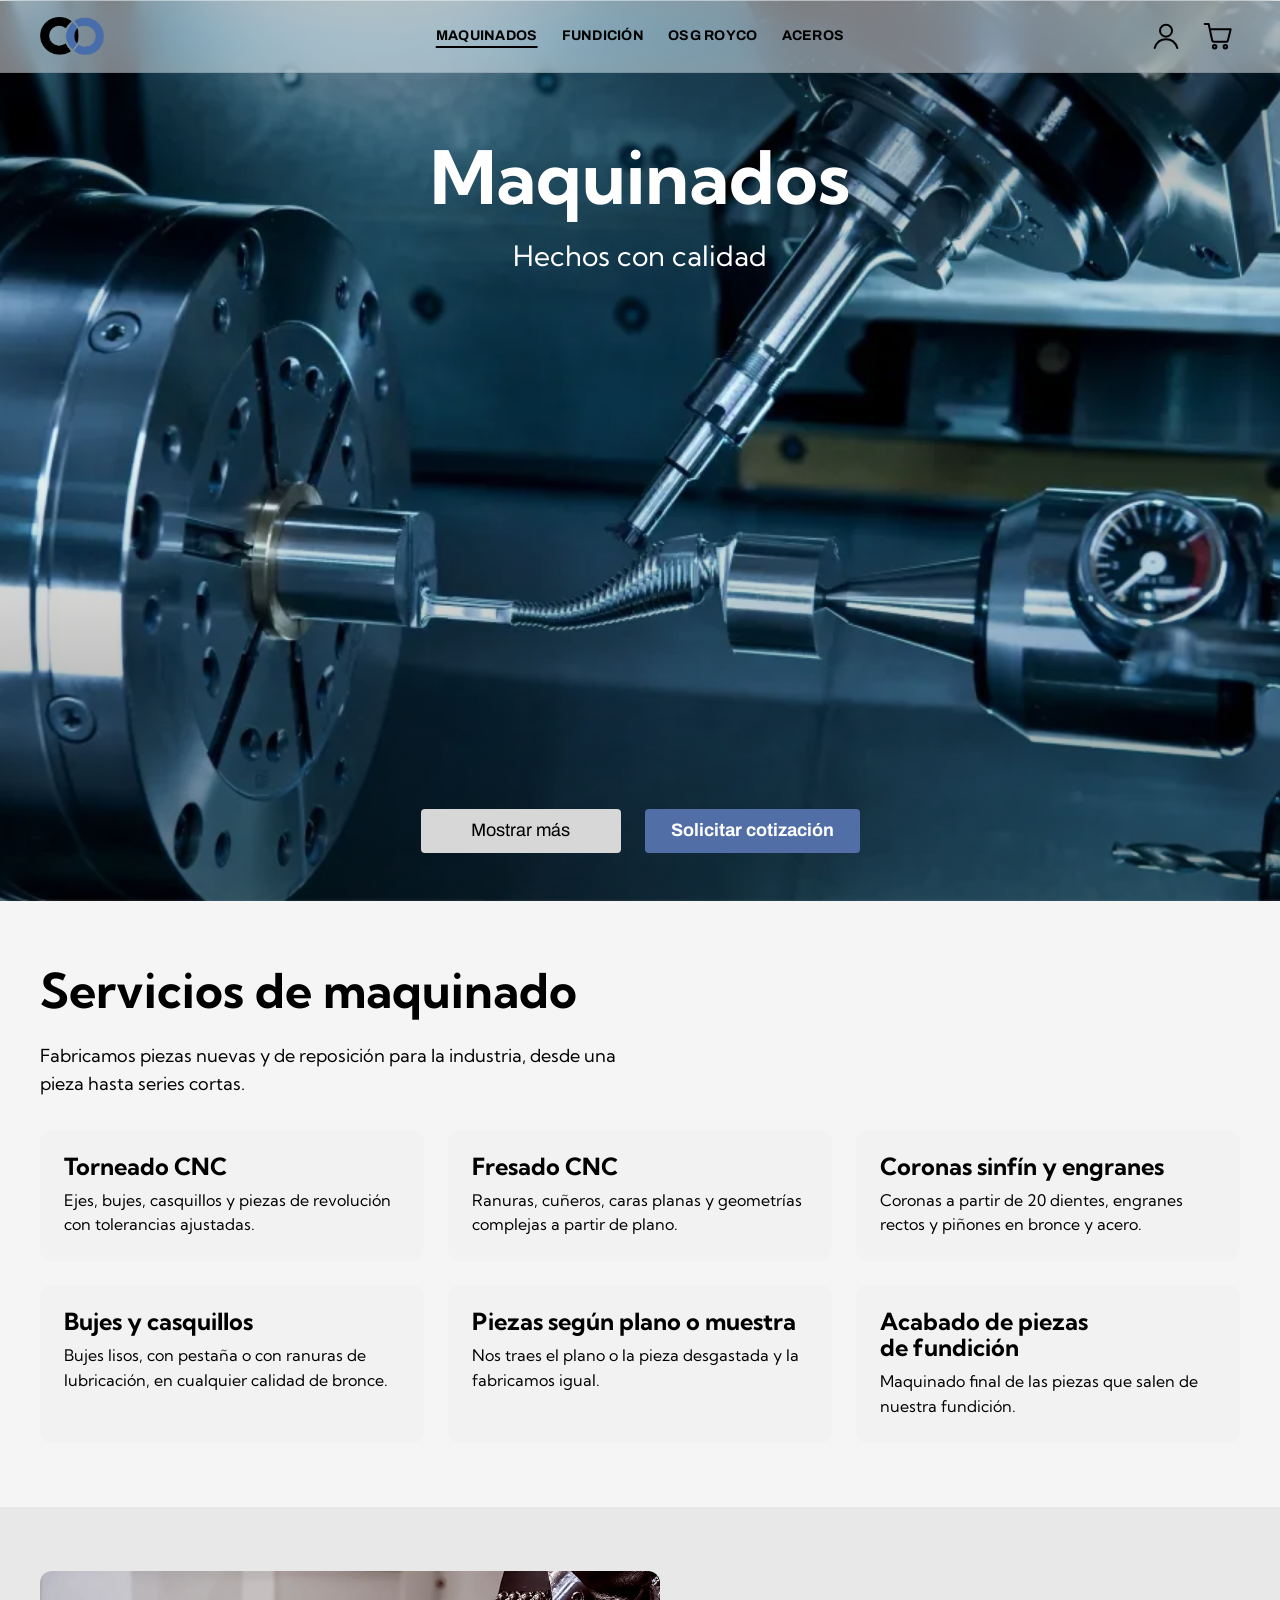
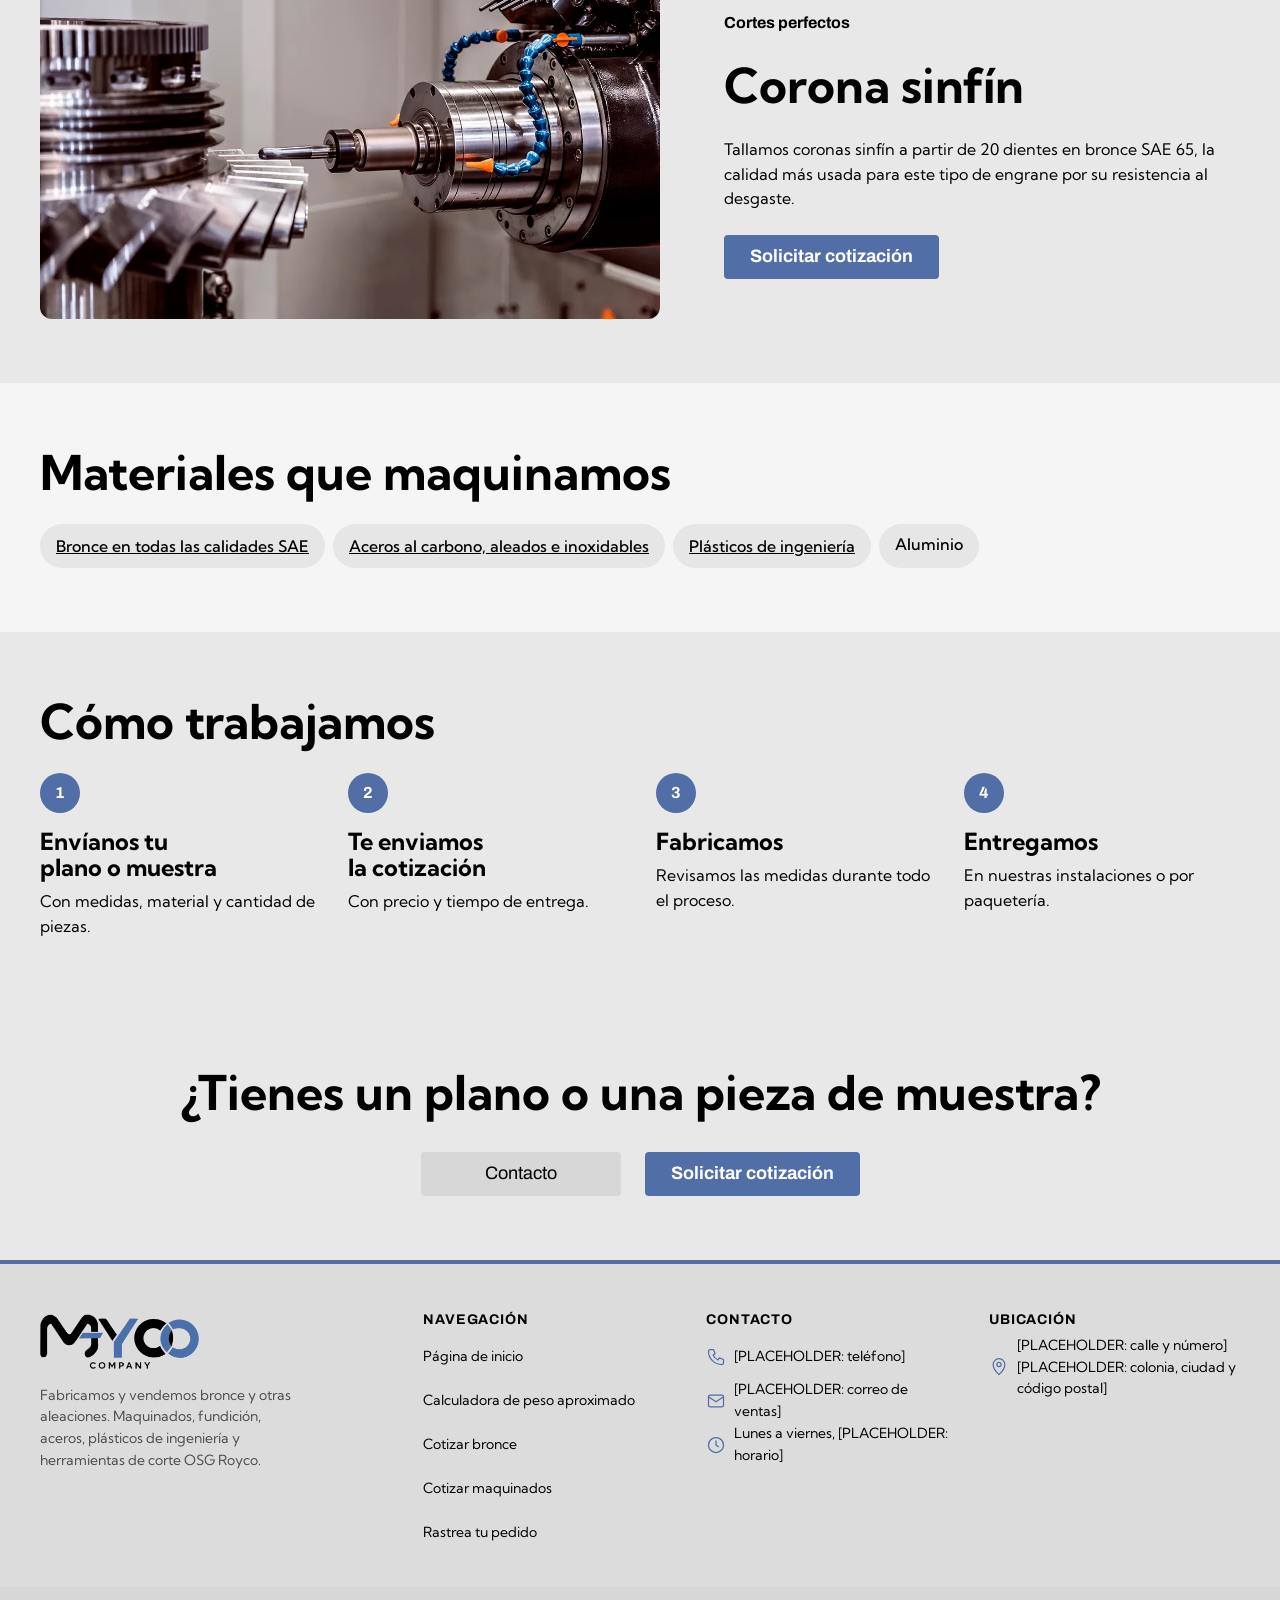
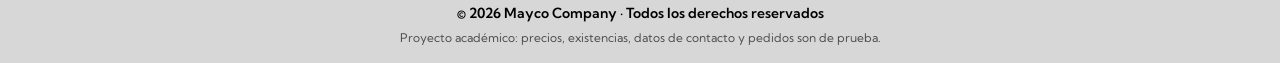
<file: pages/maquinados.html>
<!DOCTYPE html>
<html lang="es">
<head>
  <meta charset="UTF-8">
  <meta name="viewport" content="width=device-width, initial-scale=1.0">
  <title>Maquinados · Mayco Company</title>
  <meta name="description" content="Maquinados CNC en bronce, acero y plásticos de ingeniería: torneado, fresado, coronas sinfín, bujes y piezas según plano.">
  <link rel="icon" href="../assets/img/logo-co.webp" type="image/webp">
  <!-- Tipografías: Kumbh Sans y Archivo -->
  <link rel="preconnect" href="https://fonts.googleapis.com">
  <link rel="preconnect" href="https://fonts.gstatic.com" crossorigin>
  <link rel="stylesheet" href="https://fonts.googleapis.com/css2?family=Archivo:wght@400;600;700&amp;family=Kumbh+Sans:wght@400;500;700&amp;display=swap">
  <!-- Estilos del proyecto -->
  <link rel="stylesheet" href="../css/variables.css">
  <link rel="stylesheet" href="../css/base.css">
  <link rel="stylesheet" href="../css/layout.css">
  <link rel="stylesheet" href="../css/components.css">
  <link rel="stylesheet" href="../css/responsive.css">
  <!-- main.js se carga sin defer para añadir la clase .js antes de pintar la página -->
  <script src="../js/main.js"></script>

</head>
<body class="page page--maquinados">
  <a class="skip-link" href="#contenido">Saltar al contenido</a>

  <!-- IA: Revisado · Header común (igual en todas las páginas con navegación) -->
  <header class="site-header">
    <div class="site-header__inner container">
      <a class="site-header__logo" href="../index.html">
        <img src="../assets/img/logo-co.webp" alt="Mayco Company, ir al inicio" width="64" height="39">
      </a>

      <button class="site-header__toggle" type="button" aria-expanded="false" aria-controls="menu-principal">
        <span class="visually-hidden">Abrir menú</span>
        <span class="site-header__toggle-bar" aria-hidden="true"></span>
        <span class="site-header__toggle-bar" aria-hidden="true"></span>
        <span class="site-header__toggle-bar" aria-hidden="true"></span>
      </button>

      <nav class="site-nav" id="menu-principal" aria-label="Principal">
        <ul class="site-nav__list">
          <li class="site-nav__item"><a class="site-nav__link" href="maquinados.html" aria-current="page">Maquinados</a></li>
          <li class="site-nav__item"><a class="site-nav__link" href="fundicion.html">Fundición</a></li>
          <li class="site-nav__item"><a class="site-nav__link" href="osgRoyco.html">OSG Royco</a></li>
          <li class="site-nav__item"><a class="site-nav__link" href="aceros.html">Aceros</a></li>
        </ul>
      </nav>

      <div class="site-header__actions">
        <a class="icon-link" href="user.html">
          <svg class="icon" viewBox="0 0 24 24" aria-hidden="true" focusable="false"><circle cx="12" cy="8" r="4.5"/><path d="M3.5 21c1.4-4.2 4.6-6.5 8.5-6.5s7.1 2.3 8.5 6.5"/></svg>
          <span class="visually-hidden">Mi cuenta</span>
        </a>
        <a class="icon-link icon-link--cart" href="carrito.html">
          <svg class="icon" viewBox="0 0 24 24" aria-hidden="true" focusable="false"><path d="M2 3h3l2.6 12.2a1.5 1.5 0 0 0 1.5 1.2h8.8a1.5 1.5 0 0 0 1.5-1.1L21.5 7H6"/><circle cx="9.5" cy="20" r="1.3"/><circle cx="17.5" cy="20" r="1.3"/></svg>
          <span class="visually-hidden">Carrito</span>
          <span class="cart-count" data-cart-count hidden>0</span>
        </a>
      </div>
    </div>
  </header>

  <main id="contenido">
    <!-- IA: Revisado · Hero -->
    <section class="page-hero" aria-labelledby="page-titulo">
      <img class="page-hero__bg" src="../assets/img/hero-maquinados.webp" alt="" width="1000" height="600" decoding="async">
      <div class="page-hero__content container">
        <h1 class="page-hero__title" id="page-titulo">Maquinados</h1>
        <p class="page-hero__subtitle">Hechos con calidad</p>
        <div class="button-group">
          <a class="btn btn--secondary" href="#servicios">Mostrar más</a>
          <a class="btn btn--primary" href="cotizacion-maquinados.html">Solicitar cotización</a>
        </div>
      </div>
    </section>

    <!-- IA: Revisado · Servicios -->
    <section class="section" id="servicios" aria-labelledby="servicios-titulo">
      <div class="container">
        <h2 class="section__title" id="servicios-titulo">Servicios de maquinado</h2>
        <p class="section__intro">Fabricamos piezas nuevas y de reposición para la industria, desde una pieza hasta series cortas.</p>
        <ul class="card-grid">
          <li class="service-card">
            <h3 class="service-card__title">Torneado CNC</h3>
            <p class="service-card__text">Ejes, bujes, casquillos y piezas de revolución con tolerancias ajustadas.</p>
          </li>
          <li class="service-card">
            <h3 class="service-card__title">Fresado CNC</h3>
            <p class="service-card__text">Ranuras, cuñeros, caras planas y geometrías complejas a partir de plano.</p>
          </li>
          <li class="service-card">
            <h3 class="service-card__title">Coronas sinfín y engranes</h3>
            <p class="service-card__text">Coronas a partir de 20 dientes, engranes rectos y piñones en bronce y acero.</p>
          </li>
          <li class="service-card">
            <h3 class="service-card__title">Bujes y casquillos</h3>
            <p class="service-card__text">Bujes lisos, con pestaña o con ranuras de lubricación, en cualquier calidad de bronce.</p>
          </li>
          <li class="service-card">
            <h3 class="service-card__title">Piezas según plano o muestra</h3>
            <p class="service-card__text">Nos traes el plano o la pieza desgastada y la fabricamos igual.</p>
          </li>
          <li class="service-card">
            <h3 class="service-card__title">Acabado de piezas de fundición</h3>
            <p class="service-card__text">Maquinado final de las piezas que salen de nuestra fundición.</p>
          </li>
        </ul>
      </div>
    </section>

    <!-- IA: Revisado · Destacado: corona sinfín -->
    <section class="section section--alt" aria-labelledby="corona-titulo">
      <div class="split container">
        <img class="split__image" src="../assets/img/carrusel-corona-sinfin.webp" alt="Centro de maquinado CNC tallando una corona sinfín" width="1200" height="630" loading="lazy" decoding="async">
        <div class="split__text">
          <p class="eyebrow">Cortes perfectos</p>
          <h2 class="section__title" id="corona-titulo">Corona sinfín</h2>
          <p>Tallamos coronas sinfín a partir de 20 dientes en bronce SAE 65, la calidad más usada para este tipo de engrane por su resistencia al desgaste.</p>
          <a class="btn btn--primary" href="cotizacion-maquinados.html">Solicitar cotización</a>
        </div>
      </div>
    </section>

    <!-- IA: Revisado · Materiales -->
    <section class="section" aria-labelledby="materiales-titulo">
      <div class="container">
        <h2 class="section__title" id="materiales-titulo">Materiales que maquinamos</h2>
        <ul class="tag-list">
          <li class="tag-list__item"><a href="fundicion.html#calidades">Bronce en todas las calidades SAE</a></li>
          <li class="tag-list__item"><a href="aceros.html#calidades-acero">Aceros al carbono, aleados e inoxidables</a></li>
          <li class="tag-list__item"><a href="aceros.html#plasticos">Plásticos de ingeniería</a></li>
          <li class="tag-list__item">Aluminio</li>
        </ul>
      </div>
    </section>

    <!-- IA: Revisado · Proceso -->
    <section class="section section--alt" aria-labelledby="proceso-titulo">
      <div class="container">
        <h2 class="section__title" id="proceso-titulo">Cómo trabajamos</h2>
        <ol class="process">
          <li class="process__step">
            <h3 class="process__title">Envíanos tu plano o muestra</h3>
            <p>Con medidas, material y cantidad de piezas.</p>
          </li>
          <li class="process__step">
            <h3 class="process__title">Te enviamos la cotización</h3>
            <p>Con precio y tiempo de entrega.</p>
          </li>
          <li class="process__step">
            <h3 class="process__title">Fabricamos</h3>
            <p>Revisamos las medidas durante todo el proceso.</p>
          </li>
          <li class="process__step">
            <h3 class="process__title">Entregamos</h3>
            <p>En nuestras instalaciones o por paquetería.</p>
          </li>
        </ol>
      </div>
    </section>

    <!-- IA: Revisado · Llamada a la acción -->
    <section class="cta" aria-labelledby="cta-titulo">
      <div class="container">
        <h2 class="cta__title" id="cta-titulo">¿Tienes un plano o una pieza de muestra?</h2>
        <div class="button-group">
          <a class="btn btn--secondary" href="#contacto">Contacto</a>
          <a class="btn btn--primary" href="cotizacion-maquinados.html">Solicitar cotización</a>
        </div>
      </div>
    </section>
  </main>

  <!-- IA: Revisado · Footer común (igual en todas las páginas) -->
  <footer class="site-footer">
    <div class="site-footer__inner container">
      <div class="site-footer__brand">
        <img class="site-footer__logo" src="../assets/img/logo-mayco-company.webp" alt="Mayco Company" width="160" height="57" loading="lazy">
        <p>Fabricamos y vendemos bronce y otras aleaciones. Maquinados, fundición, aceros, plásticos de ingeniería y herramientas de corte OSG Royco.</p>
      </div>

      <nav class="site-footer__block" aria-labelledby="footer-nav">
        <h2 class="site-footer__title" id="footer-nav">Navegación</h2>
        <ul class="site-footer__links">
          <li><a href="../index.html">Página de inicio</a></li>
          <li><a href="fundicion.html#calculadora">Calculadora de peso aproximado</a></li>
          <li><a href="cotizacion.html">Cotizar bronce</a></li>
          <li><a href="cotizacion-maquinados.html">Cotizar maquinados</a></li>
          <li><a href="../index.html#rastrear">Rastrea tu pedido</a></li>
        </ul>
      </nav>

      <section class="site-footer__block" id="contacto" aria-labelledby="footer-contacto">
        <h2 class="site-footer__title" id="footer-contacto">Contacto</h2>
        <ul class="site-footer__list">
          <li><svg class="icon icon--sm" viewBox="0 0 24 24" aria-hidden="true" focusable="false"><path d="M5 3h4l2 5-2.5 1.5a11 11 0 0 0 6 6L16 13l5 2v4a2 2 0 0 1-2 2A16 16 0 0 1 3 5a2 2 0 0 1 2-2"/></svg><a href="tel:+520000000000">[PLACEHOLDER: teléfono]</a></li>
          <li><svg class="icon icon--sm" viewBox="0 0 24 24" aria-hidden="true" focusable="false"><rect x="3" y="5" width="18" height="14" rx="2"/><path d="m3 7 9 6 9-6"/></svg><a href="mailto:ventas@ejemplo.com">[PLACEHOLDER: correo de ventas]</a></li>
          <li><svg class="icon icon--sm" viewBox="0 0 24 24" aria-hidden="true" focusable="false"><circle cx="12" cy="12" r="9"/><path d="M12 7v5l3 2"/></svg><span>Lunes a viernes, [PLACEHOLDER: horario]</span></li>
        </ul>
      </section>

      <section class="site-footer__block" id="ubicacion" aria-labelledby="footer-ubicacion">
        <h2 class="site-footer__title" id="footer-ubicacion">Ubicación</h2>
        <ul class="site-footer__list">
          <li><svg class="icon icon--sm" viewBox="0 0 24 24" aria-hidden="true" focusable="false"><path d="M12 21s-7-6.2-7-12a7 7 0 0 1 14 0c0 5.8-7 12-7 12z"/><circle cx="12" cy="9" r="2.5"/></svg><address>[PLACEHOLDER: calle y número]<br>[PLACEHOLDER: colonia, ciudad y código postal]</address></li>
        </ul>
      </section>
    </div>

    <div class="site-footer__bottom">
      <div class="container">
        <p class="site-footer__copy">© 2026 Mayco Company · Todos los derechos reservados</p>
        <p class="site-footer__aviso">Proyecto académico: precios, existencias, datos de contacto y pedidos son de prueba.</p>
      </div>
    </div>
  </footer>
</body>
</html>
</file>
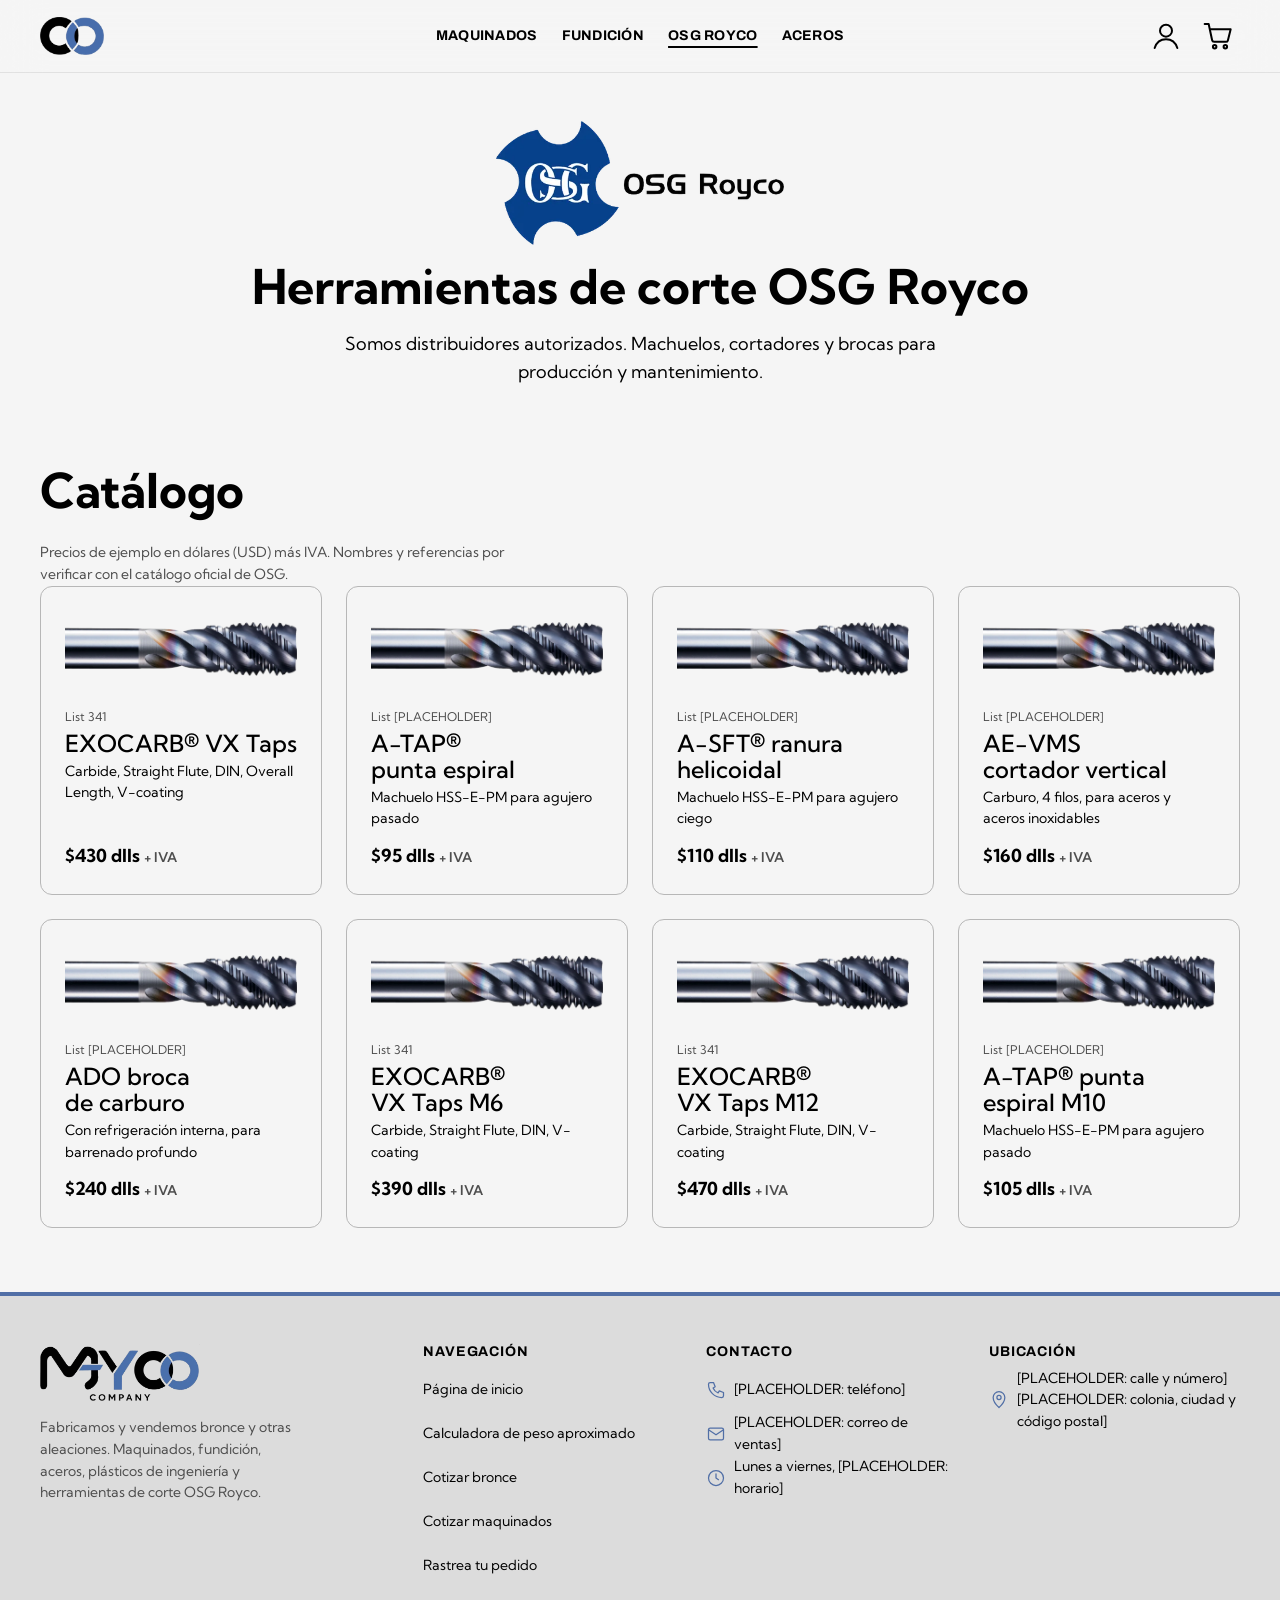
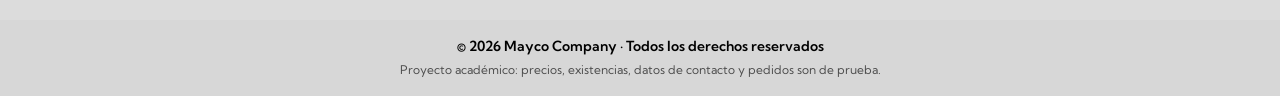
<file: pages/osgRoyco.html>
<!DOCTYPE html>
<html lang="es">
<head>
  <meta charset="UTF-8">
  <meta name="viewport" content="width=device-width, initial-scale=1.0">
  <title>OSG Royco · Mayco Company</title>
  <meta name="description" content="Catálogo de herramientas de corte OSG Royco: machuelos, cortadores y brocas. Distribuidores autorizados.">
  <link rel="icon" href="../assets/img/logo-co.webp" type="image/webp">
  <!-- Tipografías: Kumbh Sans y Archivo -->
  <link rel="preconnect" href="https://fonts.googleapis.com">
  <link rel="preconnect" href="https://fonts.gstatic.com" crossorigin>
  <link rel="stylesheet" href="https://fonts.googleapis.com/css2?family=Archivo:wght@400;600;700&amp;family=Kumbh+Sans:wght@400;500;700&amp;display=swap">
  <!-- Estilos del proyecto -->
  <link rel="stylesheet" href="../css/variables.css">
  <link rel="stylesheet" href="../css/base.css">
  <link rel="stylesheet" href="../css/layout.css">
  <link rel="stylesheet" href="../css/components.css">
  <link rel="stylesheet" href="../css/responsive.css">
  <!-- main.js se carga sin defer para añadir la clase .js antes de pintar la página -->
  <script src="../js/main.js"></script>

</head>
<body class="page page--osg">
  <a class="skip-link" href="#contenido">Saltar al contenido</a>

  <!-- IA: Revisado · Header común (igual en todas las páginas con navegación) -->
  <header class="site-header">
    <div class="site-header__inner container">
      <a class="site-header__logo" href="../index.html">
        <img src="../assets/img/logo-co.webp" alt="Mayco Company, ir al inicio" width="64" height="39">
      </a>

      <button class="site-header__toggle" type="button" aria-expanded="false" aria-controls="menu-principal">
        <span class="visually-hidden">Abrir menú</span>
        <span class="site-header__toggle-bar" aria-hidden="true"></span>
        <span class="site-header__toggle-bar" aria-hidden="true"></span>
        <span class="site-header__toggle-bar" aria-hidden="true"></span>
      </button>

      <nav class="site-nav" id="menu-principal" aria-label="Principal">
        <ul class="site-nav__list">
          <li class="site-nav__item"><a class="site-nav__link" href="maquinados.html">Maquinados</a></li>
          <li class="site-nav__item"><a class="site-nav__link" href="fundicion.html">Fundición</a></li>
          <li class="site-nav__item"><a class="site-nav__link" href="osgRoyco.html" aria-current="page">OSG Royco</a></li>
          <li class="site-nav__item"><a class="site-nav__link" href="aceros.html">Aceros</a></li>
        </ul>
      </nav>

      <div class="site-header__actions">
        <a class="icon-link" href="user.html">
          <svg class="icon" viewBox="0 0 24 24" aria-hidden="true" focusable="false"><circle cx="12" cy="8" r="4.5"/><path d="M3.5 21c1.4-4.2 4.6-6.5 8.5-6.5s7.1 2.3 8.5 6.5"/></svg>
          <span class="visually-hidden">Mi cuenta</span>
        </a>
        <a class="icon-link icon-link--cart" href="carrito.html">
          <svg class="icon" viewBox="0 0 24 24" aria-hidden="true" focusable="false"><path d="M2 3h3l2.6 12.2a1.5 1.5 0 0 0 1.5 1.2h8.8a1.5 1.5 0 0 0 1.5-1.1L21.5 7H6"/><circle cx="9.5" cy="20" r="1.3"/><circle cx="17.5" cy="20" r="1.3"/></svg>
          <span class="visually-hidden">Carrito</span>
          <span class="cart-count" data-cart-count hidden>0</span>
        </a>
      </div>
    </div>
  </header>

  <main id="contenido">
    <!-- IA: Revisado · Presentación -->
    <section class="brand-intro" aria-labelledby="page-titulo">
      <div class="container brand-intro__inner">
        <img class="brand-intro__logo" src="../assets/img/logo-osg-royco.webp" alt="OSG Royco" width="500" height="215">
        <h1 class="brand-intro__title" id="page-titulo">Herramientas de corte OSG Royco</h1>
        <p class="brand-intro__text">Somos distribuidores autorizados. Machuelos, cortadores y brocas para producción y mantenimiento.</p>
      </div>
    </section>

    <!-- IA: Revisado · Catálogo -->
    <section class="section" aria-labelledby="catalogo-titulo">
      <div class="container">
        <h2 class="section__title" id="catalogo-titulo">Catálogo</h2>
        <p class="note">Precios de ejemplo en dólares (USD) más IVA. Nombres y referencias por verificar con el catálogo oficial de OSG.</p>
        <ul class="product-grid" data-catalogo>
          <li>
            <article class="product-tile">
              <img class="product-tile__image" src="../assets/img/osg-machuelo-horizontal.webp" alt="" width="1000" height="234" loading="lazy" decoding="async">
              <p class="product-tile__ref">List 341</p>
              <h3 class="product-tile__name"><a class="product-tile__link" href="producto.html?id=exocarb-vx">EXOCARB® VX Taps</a></h3>
              <p class="product-tile__desc">Carbide, Straight Flute, DIN, Overall Length, V-coating</p>
              <p class="product-tile__price">$430 <abbr title="dólares estadounidenses">dlls</abbr> <span class="price-tax">+ IVA</span></p>
            </article>
          </li>
          <li>
            <article class="product-tile">
              <img class="product-tile__image" src="../assets/img/osg-machuelo-horizontal.webp" alt="" width="1000" height="234" loading="lazy" decoding="async">
              <p class="product-tile__ref">List [PLACEHOLDER]</p>
              <h3 class="product-tile__name"><a class="product-tile__link" href="producto.html?id=a-tap">A-TAP® punta espiral</a></h3>
              <p class="product-tile__desc">Machuelo HSS-E-PM para agujero pasado</p>
              <p class="product-tile__price">$95 <abbr title="dólares estadounidenses">dlls</abbr> <span class="price-tax">+ IVA</span></p>
            </article>
          </li>
          <li>
            <article class="product-tile">
              <img class="product-tile__image" src="../assets/img/osg-machuelo-horizontal.webp" alt="" width="1000" height="234" loading="lazy" decoding="async">
              <p class="product-tile__ref">List [PLACEHOLDER]</p>
              <h3 class="product-tile__name"><a class="product-tile__link" href="producto.html?id=a-sft">A-SFT® ranura helicoidal</a></h3>
              <p class="product-tile__desc">Machuelo HSS-E-PM para agujero ciego</p>
              <p class="product-tile__price">$110 <abbr title="dólares estadounidenses">dlls</abbr> <span class="price-tax">+ IVA</span></p>
            </article>
          </li>
          <li>
            <article class="product-tile">
              <img class="product-tile__image" src="../assets/img/osg-machuelo-horizontal.webp" alt="" width="1000" height="234" loading="lazy" decoding="async">
              <p class="product-tile__ref">List [PLACEHOLDER]</p>
              <h3 class="product-tile__name"><a class="product-tile__link" href="producto.html?id=ae-vms">AE-VMS cortador vertical</a></h3>
              <p class="product-tile__desc">Carburo, 4 filos, para aceros y aceros inoxidables</p>
              <p class="product-tile__price">$160 <abbr title="dólares estadounidenses">dlls</abbr> <span class="price-tax">+ IVA</span></p>
            </article>
          </li>
          <li>
            <article class="product-tile">
              <img class="product-tile__image" src="../assets/img/osg-machuelo-horizontal.webp" alt="" width="1000" height="234" loading="lazy" decoding="async">
              <p class="product-tile__ref">List [PLACEHOLDER]</p>
              <h3 class="product-tile__name"><a class="product-tile__link" href="producto.html?id=ado">ADO broca de carburo</a></h3>
              <p class="product-tile__desc">Con refrigeración interna, para barrenado profundo</p>
              <p class="product-tile__price">$240 <abbr title="dólares estadounidenses">dlls</abbr> <span class="price-tax">+ IVA</span></p>
            </article>
          </li>
          <li>
            <article class="product-tile">
              <img class="product-tile__image" src="../assets/img/osg-machuelo-horizontal.webp" alt="" width="1000" height="234" loading="lazy" decoding="async">
              <p class="product-tile__ref">List 341</p>
              <h3 class="product-tile__name"><a class="product-tile__link" href="producto.html?id=exocarb-vx-m6">EXOCARB® VX Taps M6</a></h3>
              <p class="product-tile__desc">Carbide, Straight Flute, DIN, V-coating</p>
              <p class="product-tile__price">$390 <abbr title="dólares estadounidenses">dlls</abbr> <span class="price-tax">+ IVA</span></p>
            </article>
          </li>
          <li>
            <article class="product-tile">
              <img class="product-tile__image" src="../assets/img/osg-machuelo-horizontal.webp" alt="" width="1000" height="234" loading="lazy" decoding="async">
              <p class="product-tile__ref">List 341</p>
              <h3 class="product-tile__name"><a class="product-tile__link" href="producto.html?id=exocarb-vx-m12">EXOCARB® VX Taps M12</a></h3>
              <p class="product-tile__desc">Carbide, Straight Flute, DIN, V-coating</p>
              <p class="product-tile__price">$470 <abbr title="dólares estadounidenses">dlls</abbr> <span class="price-tax">+ IVA</span></p>
            </article>
          </li>
          <li>
            <article class="product-tile">
              <img class="product-tile__image" src="../assets/img/osg-machuelo-horizontal.webp" alt="" width="1000" height="234" loading="lazy" decoding="async">
              <p class="product-tile__ref">List [PLACEHOLDER]</p>
              <h3 class="product-tile__name"><a class="product-tile__link" href="producto.html?id=a-tap-m10">A-TAP® punta espiral M10</a></h3>
              <p class="product-tile__desc">Machuelo HSS-E-PM para agujero pasado</p>
              <p class="product-tile__price">$105 <abbr title="dólares estadounidenses">dlls</abbr> <span class="price-tax">+ IVA</span></p>
            </article>
          </li>
        </ul>
      </div>
    </section>
  </main>

  <!-- IA: Revisado · Footer común (igual en todas las páginas) -->
  <footer class="site-footer">
    <div class="site-footer__inner container">
      <div class="site-footer__brand">
        <img class="site-footer__logo" src="../assets/img/logo-mayco-company.webp" alt="Mayco Company" width="160" height="57" loading="lazy">
        <p>Fabricamos y vendemos bronce y otras aleaciones. Maquinados, fundición, aceros, plásticos de ingeniería y herramientas de corte OSG Royco.</p>
      </div>

      <nav class="site-footer__block" aria-labelledby="footer-nav">
        <h2 class="site-footer__title" id="footer-nav">Navegación</h2>
        <ul class="site-footer__links">
          <li><a href="../index.html">Página de inicio</a></li>
          <li><a href="fundicion.html#calculadora">Calculadora de peso aproximado</a></li>
          <li><a href="cotizacion.html">Cotizar bronce</a></li>
          <li><a href="cotizacion-maquinados.html">Cotizar maquinados</a></li>
          <li><a href="../index.html#rastrear">Rastrea tu pedido</a></li>
        </ul>
      </nav>

      <section class="site-footer__block" id="contacto" aria-labelledby="footer-contacto">
        <h2 class="site-footer__title" id="footer-contacto">Contacto</h2>
        <ul class="site-footer__list">
          <li><svg class="icon icon--sm" viewBox="0 0 24 24" aria-hidden="true" focusable="false"><path d="M5 3h4l2 5-2.5 1.5a11 11 0 0 0 6 6L16 13l5 2v4a2 2 0 0 1-2 2A16 16 0 0 1 3 5a2 2 0 0 1 2-2"/></svg><a href="tel:+520000000000">[PLACEHOLDER: teléfono]</a></li>
          <li><svg class="icon icon--sm" viewBox="0 0 24 24" aria-hidden="true" focusable="false"><rect x="3" y="5" width="18" height="14" rx="2"/><path d="m3 7 9 6 9-6"/></svg><a href="mailto:ventas@ejemplo.com">[PLACEHOLDER: correo de ventas]</a></li>
          <li><svg class="icon icon--sm" viewBox="0 0 24 24" aria-hidden="true" focusable="false"><circle cx="12" cy="12" r="9"/><path d="M12 7v5l3 2"/></svg><span>Lunes a viernes, [PLACEHOLDER: horario]</span></li>
        </ul>
      </section>

      <section class="site-footer__block" id="ubicacion" aria-labelledby="footer-ubicacion">
        <h2 class="site-footer__title" id="footer-ubicacion">Ubicación</h2>
        <ul class="site-footer__list">
          <li><svg class="icon icon--sm" viewBox="0 0 24 24" aria-hidden="true" focusable="false"><path d="M12 21s-7-6.2-7-12a7 7 0 0 1 14 0c0 5.8-7 12-7 12z"/><circle cx="12" cy="9" r="2.5"/></svg><address>[PLACEHOLDER: calle y número]<br>[PLACEHOLDER: colonia, ciudad y código postal]</address></li>
        </ul>
      </section>
    </div>

    <div class="site-footer__bottom">
      <div class="container">
        <p class="site-footer__copy">© 2026 Mayco Company · Todos los derechos reservados</p>
        <p class="site-footer__aviso">Proyecto académico: precios, existencias, datos de contacto y pedidos son de prueba.</p>
      </div>
    </div>
  </footer>
</body>
</html>
</file>
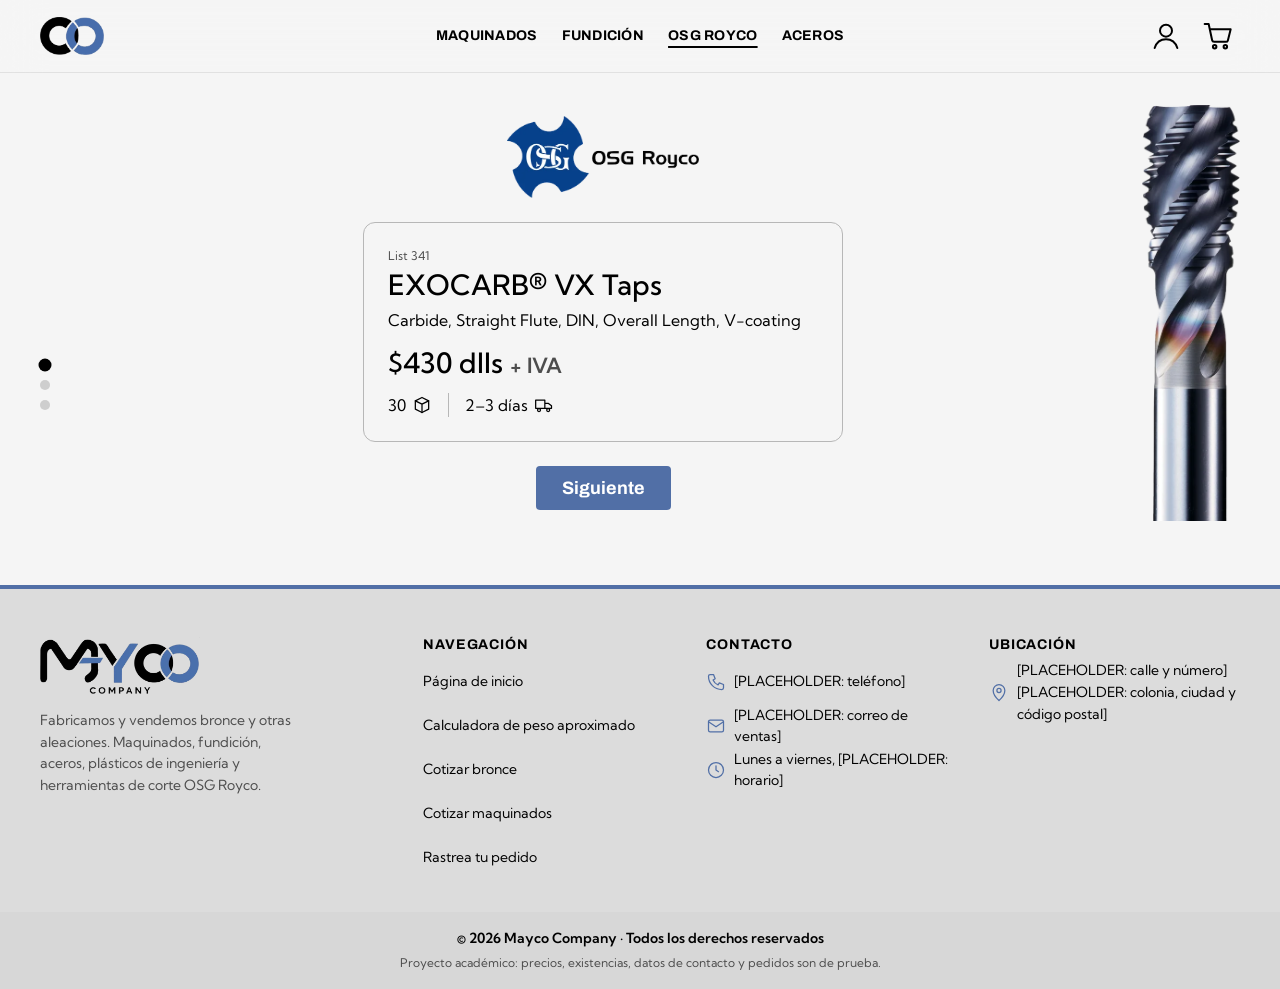
<file: pages/producto.html>
<!DOCTYPE html>
<html lang="es">
<head>
  <meta charset="UTF-8">
  <meta name="viewport" content="width=device-width, initial-scale=1.0">
  <title>EXOCARB® VX Taps · Mayco Company</title>
  <meta name="description" content="Ficha de producto OSG Royco: precio, existencias, tiempo de entrega y compra.">
  <link rel="icon" href="../assets/img/logo-co.webp" type="image/webp">
  <!-- Tipografías: Kumbh Sans y Archivo -->
  <link rel="preconnect" href="https://fonts.googleapis.com">
  <link rel="preconnect" href="https://fonts.gstatic.com" crossorigin>
  <link rel="stylesheet" href="https://fonts.googleapis.com/css2?family=Archivo:wght@400;600;700&amp;family=Kumbh+Sans:wght@400;500;700&amp;display=swap">
  <!-- Estilos del proyecto -->
  <link rel="stylesheet" href="../css/variables.css">
  <link rel="stylesheet" href="../css/base.css">
  <link rel="stylesheet" href="../css/layout.css">
  <link rel="stylesheet" href="../css/components.css">
  <link rel="stylesheet" href="../css/responsive.css">
  <!-- main.js se carga sin defer para añadir la clase .js antes de pintar la página -->
  <script src="../js/main.js"></script>
  <script src="../js/productos.js" defer></script>
  <script src="../js/producto.js" defer></script>
</head>
<body class="page page--producto">
  <a class="skip-link" href="#contenido">Saltar al contenido</a>

  <!-- IA: Revisado · Header común (igual en todas las páginas con navegación) -->
  <header class="site-header">
    <div class="site-header__inner container">
      <a class="site-header__logo" href="../index.html">
        <img src="../assets/img/logo-co.webp" alt="Mayco Company, ir al inicio" width="64" height="39">
      </a>

      <button class="site-header__toggle" type="button" aria-expanded="false" aria-controls="menu-principal">
        <span class="visually-hidden">Abrir menú</span>
        <span class="site-header__toggle-bar" aria-hidden="true"></span>
        <span class="site-header__toggle-bar" aria-hidden="true"></span>
        <span class="site-header__toggle-bar" aria-hidden="true"></span>
      </button>

      <nav class="site-nav" id="menu-principal" aria-label="Principal">
        <ul class="site-nav__list">
          <li class="site-nav__item"><a class="site-nav__link" href="maquinados.html">Maquinados</a></li>
          <li class="site-nav__item"><a class="site-nav__link" href="fundicion.html">Fundición</a></li>
          <li class="site-nav__item"><a class="site-nav__link" href="osgRoyco.html" aria-current="page">OSG Royco</a></li>
          <li class="site-nav__item"><a class="site-nav__link" href="aceros.html">Aceros</a></li>
        </ul>
      </nav>

      <div class="site-header__actions">
        <a class="icon-link" href="user.html">
          <svg class="icon" viewBox="0 0 24 24" aria-hidden="true" focusable="false"><circle cx="12" cy="8" r="4.5"/><path d="M3.5 21c1.4-4.2 4.6-6.5 8.5-6.5s7.1 2.3 8.5 6.5"/></svg>
          <span class="visually-hidden">Mi cuenta</span>
        </a>
        <a class="icon-link icon-link--cart" href="carrito.html">
          <svg class="icon" viewBox="0 0 24 24" aria-hidden="true" focusable="false"><path d="M2 3h3l2.6 12.2a1.5 1.5 0 0 0 1.5 1.2h8.8a1.5 1.5 0 0 0 1.5-1.1L21.5 7H6"/><circle cx="9.5" cy="20" r="1.3"/><circle cx="17.5" cy="20" r="1.3"/></svg>
          <span class="visually-hidden">Carrito</span>
          <span class="cart-count" data-cart-count hidden>0</span>
        </a>
      </div>
    </div>
  </header>

  <main id="contenido" class="product-flow">
    <div class="product-flow__layout container">
      <ol class="steps" aria-label="Progreso de la compra" data-steps>
        <li class="steps__item is-active" aria-current="step"><span class="visually-hidden">Paso 1 de 3: producto</span></li>
        <li class="steps__item"><span class="visually-hidden">Paso 2 de 3: cantidad</span></li>
        <li class="steps__item"><span class="visually-hidden">Paso 3 de 3: confirmación</span></li>
      </ol>

      <!-- IA: Revisado · Paso 1: vista de producto (el contenido lo sustituye JS según ?id=) -->
      <section class="product-step is-active" data-step="1" aria-labelledby="producto-nombre" data-producto>
        <div class="product-step__main">
          <img class="product-step__brand" src="../assets/img/logo-osg-royco.webp" alt="OSG Royco" width="250" height="107">
          <article class="product-card">
            <p class="product-card__ref" data-producto-ref>List 341</p>
            <h1 class="product-card__name" id="producto-nombre" tabindex="-1" data-producto-nombre>EXOCARB® VX Taps</h1>
            <p class="product-card__desc" data-producto-desc>Carbide, Straight Flute, DIN, Overall Length, V-coating</p>
            <p class="product-card__price"><span data-producto-precio>$430</span> <abbr title="dólares estadounidenses">dlls</abbr> <span class="price-tax">+ IVA</span></p>
            <ul class="product-card__meta">
              <li class="product-card__meta-item">
                <span data-producto-stock>30</span>
                <svg class="icon icon--sm" viewBox="0 0 24 24" aria-hidden="true" focusable="false"><path d="M12 3 4 7v10l8 4 8-4V7z"/><path d="m4 7 8 4 8-4M12 11v10"/></svg>
                <span class="visually-hidden">piezas en existencia</span>
              </li>
              <li class="product-card__meta-item">
                <span data-producto-entrega>2–3 días</span>
                <svg class="icon icon--sm" viewBox="0 0 24 24" aria-hidden="true" focusable="false"><path d="M2 6h11v10H2zM13 10h4l4 3v3h-8"/><circle cx="6" cy="18" r="1.8"/><circle cx="17" cy="18" r="1.8"/></svg>
                <span class="visually-hidden">de entrega</span>
              </li>
            </ul>
          </article>
          <button class="btn btn--primary" type="button" data-next>Siguiente</button>
        </div>
        <img class="product-step__image" src="../assets/img/osg-machuelo-vertical.webp" alt="Machuelo EXOCARB® VX de OSG" width="211" height="900" data-producto-imagen>
      </section>

      <!-- IA: Revisado · Paso 2: número de piezas y precio -->
      <section class="product-step" data-step="2" aria-labelledby="cantidad-titulo">
        <form class="product-step__main form" data-agregar-carrito novalidate>
          <h2 class="section__title" id="cantidad-titulo" tabindex="-1">¿Cuántas piezas necesitas?</h2>
          <div class="field">
            <label class="field__label" for="producto-piezas">Número de piezas</label>
            <input class="field__input" id="producto-piezas" name="piezas" type="number" min="1" max="30" step="1" value="1" inputmode="numeric" required aria-describedby="producto-piezas-error">
            <p class="field__error" id="producto-piezas-error" aria-live="polite"></p>
          </div>
          <dl class="summary">
            <div class="summary__row">
              <dt>Precio por pieza</dt>
              <dd data-precio-unitario>$430 dlls + IVA</dd>
            </div>
            <div class="summary__row summary__row--total">
              <dt>Total</dt>
              <dd><output data-precio-total>$430 dlls + IVA</output></dd>
            </div>
          </dl>
          <div class="button-group">
            <button class="btn btn--ghost" type="button" data-prev>Anterior</button>
            <button class="btn btn--primary" type="submit">Agregar al carrito</button>
          </div>
        </form>
      </section>

      <!-- IA: Revisado · Paso 3: confirmación (captura confirmacionAgregadoCarrito) -->
      <section class="product-step confirmation" data-step="3" aria-labelledby="agregado-titulo">
        <img class="confirmation__logo" src="../assets/img/logo-mayco-company.webp" alt="" width="180" height="64">
        <svg class="icon icon--xl" viewBox="0 0 24 24" aria-hidden="true" focusable="false"><circle cx="12" cy="12" r="10"/><path d="m7.5 12.5 3 3 6-6.5"/></svg>
        <h2 class="confirmation__title" id="agregado-titulo" tabindex="-1">Agregado al carrito</h2>
        <img class="confirmation__image" src="../assets/img/confirmacion-erizo.webp" alt="Erizo saludando" width="160" height="235" loading="lazy">
        <div class="button-group">
          <a class="btn btn--secondary" href="osgRoyco.html">Seguir comprando</a>
          <a class="btn btn--primary" href="carrito.html">Ver carrito</a>
        </div>
      </section>
    </div>
  </main>

  <!-- IA: Revisado · Footer común (igual en todas las páginas) -->
  <footer class="site-footer">
    <div class="site-footer__inner container">
      <div class="site-footer__brand">
        <img class="site-footer__logo" src="../assets/img/logo-mayco-company.webp" alt="Mayco Company" width="160" height="57" loading="lazy">
        <p>Fabricamos y vendemos bronce y otras aleaciones. Maquinados, fundición, aceros, plásticos de ingeniería y herramientas de corte OSG Royco.</p>
      </div>

      <nav class="site-footer__block" aria-labelledby="footer-nav">
        <h2 class="site-footer__title" id="footer-nav">Navegación</h2>
        <ul class="site-footer__links">
          <li><a href="../index.html">Página de inicio</a></li>
          <li><a href="fundicion.html#calculadora">Calculadora de peso aproximado</a></li>
          <li><a href="cotizacion.html">Cotizar bronce</a></li>
          <li><a href="cotizacion-maquinados.html">Cotizar maquinados</a></li>
          <li><a href="../index.html#rastrear">Rastrea tu pedido</a></li>
        </ul>
      </nav>

      <section class="site-footer__block" id="contacto" aria-labelledby="footer-contacto">
        <h2 class="site-footer__title" id="footer-contacto">Contacto</h2>
        <ul class="site-footer__list">
          <li><svg class="icon icon--sm" viewBox="0 0 24 24" aria-hidden="true" focusable="false"><path d="M5 3h4l2 5-2.5 1.5a11 11 0 0 0 6 6L16 13l5 2v4a2 2 0 0 1-2 2A16 16 0 0 1 3 5a2 2 0 0 1 2-2"/></svg><a href="tel:+520000000000">[PLACEHOLDER: teléfono]</a></li>
          <li><svg class="icon icon--sm" viewBox="0 0 24 24" aria-hidden="true" focusable="false"><rect x="3" y="5" width="18" height="14" rx="2"/><path d="m3 7 9 6 9-6"/></svg><a href="mailto:ventas@ejemplo.com">[PLACEHOLDER: correo de ventas]</a></li>
          <li><svg class="icon icon--sm" viewBox="0 0 24 24" aria-hidden="true" focusable="false"><circle cx="12" cy="12" r="9"/><path d="M12 7v5l3 2"/></svg><span>Lunes a viernes, [PLACEHOLDER: horario]</span></li>
        </ul>
      </section>

      <section class="site-footer__block" id="ubicacion" aria-labelledby="footer-ubicacion">
        <h2 class="site-footer__title" id="footer-ubicacion">Ubicación</h2>
        <ul class="site-footer__list">
          <li><svg class="icon icon--sm" viewBox="0 0 24 24" aria-hidden="true" focusable="false"><path d="M12 21s-7-6.2-7-12a7 7 0 0 1 14 0c0 5.8-7 12-7 12z"/><circle cx="12" cy="9" r="2.5"/></svg><address>[PLACEHOLDER: calle y número]<br>[PLACEHOLDER: colonia, ciudad y código postal]</address></li>
        </ul>
      </section>
    </div>

    <div class="site-footer__bottom">
      <div class="container">
        <p class="site-footer__copy">© 2026 Mayco Company · Todos los derechos reservados</p>
        <p class="site-footer__aviso">Proyecto académico: precios, existencias, datos de contacto y pedidos son de prueba.</p>
      </div>
    </div>
  </footer>
</body>
</html>
</file>
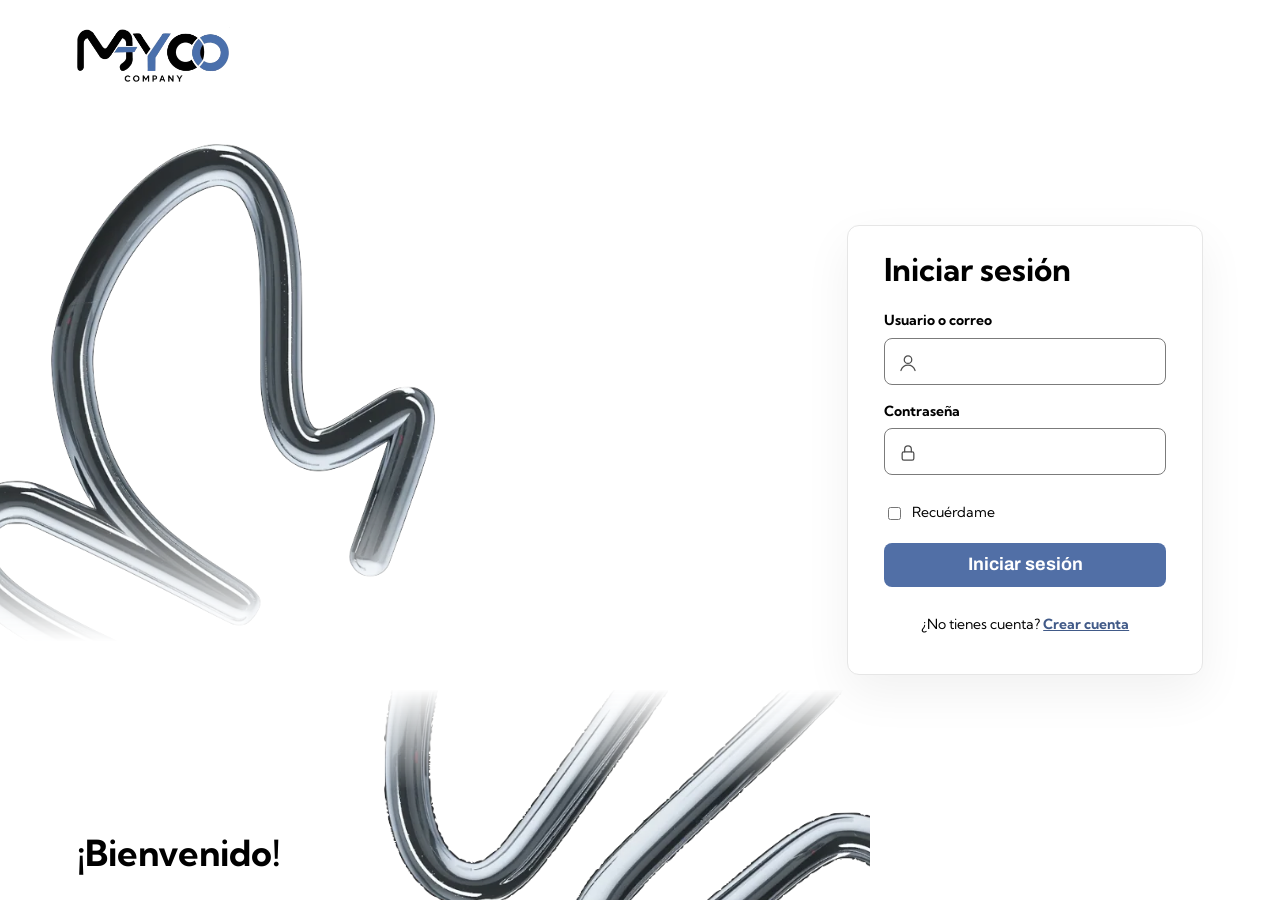
<file: pages/user.html>
<!DOCTYPE html>
<html lang="es">
<head>
  <meta charset="UTF-8">
  <meta name="viewport" content="width=device-width, initial-scale=1.0">
  <title>Mi cuenta · Mayco Company</title>
  <meta name="description" content="Inicia sesión o crea tu cuenta en Mayco Company.">
  <link rel="icon" href="../assets/img/logo-co.webp" type="image/webp">
  <!-- Tipografías: Kumbh Sans y Archivo -->
  <link rel="preconnect" href="https://fonts.googleapis.com">
  <link rel="preconnect" href="https://fonts.gstatic.com" crossorigin>
  <link rel="stylesheet" href="https://fonts.googleapis.com/css2?family=Archivo:wght@400;600;700&amp;family=Kumbh+Sans:wght@400;500;700&amp;display=swap">
  <!-- Estilos del proyecto -->
  <link rel="stylesheet" href="../css/variables.css">
  <link rel="stylesheet" href="../css/base.css">
  <link rel="stylesheet" href="../css/layout.css">
  <link rel="stylesheet" href="../css/components.css">
  <link rel="stylesheet" href="../css/responsive.css">
  <!-- main.js se carga sin defer para añadir la clase .js antes de pintar la página -->
  <script src="../js/main.js"></script>
  <script src="../js/auth.js" defer></script>
</head>
<body class="page page--user">
  <a class="skip-link" href="#contenido">Saltar al contenido</a>

  <main id="contenido" class="auth">
    <h1 class="visually-hidden">Mi cuenta en Mayco Company</h1>

    <!-- Decoración: formas cromadas del diseño original -->
    <img class="auth__shape auth__shape--1" src="../assets/img/login-cromo-1.webp" alt="" width="615" height="630">
    <img class="auth__shape auth__shape--2" src="../assets/img/login-cromo-2.webp" alt="" width="575" height="399">

    <a class="auth__logo" href="../index.html">
      <img src="../assets/img/logo-mayco-company.webp" alt="Mayco Company, volver al inicio" width="180" height="64">
    </a>

    <p class="auth__welcome">¡Bienvenido!</p>

    <div class="auth__card">
      <!-- IA: Revisado · Iniciar sesión -->
      <section class="auth-form is-active" id="login" aria-labelledby="login-titulo">
        <h2 class="auth-form__title" id="login-titulo" tabindex="-1">Iniciar sesión</h2>
        <form class="form" data-login novalidate>
          <div class="field field--icon">
            <label class="field__label" for="login-usuario">Usuario o correo</label>
            <svg class="icon icon--sm field__icon" viewBox="0 0 24 24" aria-hidden="true" focusable="false"><circle cx="12" cy="8" r="4.5"/><path d="M3.5 21c1.4-4.2 4.6-6.5 8.5-6.5s7.1 2.3 8.5 6.5"/></svg>
            <input class="field__input" id="login-usuario" name="usuario" type="text" autocomplete="username" required aria-describedby="login-usuario-error">
            <p class="field__error" id="login-usuario-error" aria-live="polite"></p>
          </div>
          <div class="field field--icon">
            <label class="field__label" for="login-password">Contraseña</label>
            <svg class="icon icon--sm field__icon" viewBox="0 0 24 24" aria-hidden="true" focusable="false"><rect x="5" y="10.5" width="14" height="10" rx="2"/><path d="M8 10.5V7.5a4 4 0 0 1 8 0v3"/></svg>
            <input class="field__input" id="login-password" name="password" type="password" autocomplete="current-password" required aria-describedby="login-password-error">
            <p class="field__error" id="login-password-error" aria-live="polite"></p>
          </div>
          <label class="checkbox"><input type="checkbox" name="recordar"> Recuérdame</label>
          <p class="form__message" aria-live="polite" data-form-mensaje></p>
          <button class="btn btn--primary btn--block" type="submit">Iniciar sesión</button>
        </form>
        <p class="auth-form__switch">¿No tienes cuenta? <a href="#signup" data-auth-cambiar>Crear cuenta</a></p>
      </section>

      <!-- IA: Revisado · Crear cuenta -->
      <section class="auth-form" id="signup" aria-labelledby="signup-titulo">
        <h2 class="auth-form__title" id="signup-titulo" tabindex="-1">Crear cuenta</h2>
        <form class="form" data-signup novalidate>
          <div class="field">
            <label class="field__label" for="signup-nombre">Nombre</label>
            <input class="field__input" id="signup-nombre" name="nombre" type="text" autocomplete="name" required aria-describedby="signup-nombre-error">
            <p class="field__error" id="signup-nombre-error" aria-live="polite"></p>
          </div>
          <div class="field">
            <label class="field__label" for="signup-correo">Correo</label>
            <input class="field__input" id="signup-correo" name="correo" type="email" autocomplete="email" required aria-describedby="signup-correo-error">
            <p class="field__error" id="signup-correo-error" aria-live="polite"></p>
          </div>
          <div class="auth-form__pair">
            <div class="field">
              <label class="field__label" for="signup-password">Contraseña</label>
              <input class="field__input" id="signup-password" name="password" type="password" autocomplete="new-password" minlength="8" required aria-describedby="signup-password-ayuda signup-password-error">
              <p class="field__hint" id="signup-password-ayuda">Mínimo 8 caracteres.</p>
              <p class="field__error" id="signup-password-error" aria-live="polite"></p>
            </div>
            <div class="field">
              <label class="field__label" for="signup-confirmar">Confirmar</label>
              <input class="field__input" id="signup-confirmar" name="confirmar" type="password" autocomplete="new-password" required aria-describedby="signup-confirmar-error">
              <p class="field__error" id="signup-confirmar-error" aria-live="polite"></p>
            </div>
          </div>
          <p class="form__message" aria-live="polite" data-form-mensaje></p>
          <button class="btn btn--primary btn--block" type="submit">Crear cuenta</button>
        </form>
        <p class="auth-form__switch">¿Ya tienes cuenta? <a href="#login" data-auth-cambiar>Iniciar sesión</a></p>
      </section>
    </div>
  </main>
</body>
</html>
</file>
<file: css/variables.css>
/* ==========================================================================
   variables.css
   Design tokens del proyecto. Es el ÚNICO archivo donde se escriben colores,
   fuentes, tamaños, espaciados y radios. El resto de hojas usa var(--…).
   Valores medidos en las capturas de docs/diseno/ (Fase 0).
   ========================================================================== */

:root {
  /* ------------------------------------------------------------------
     Colores
     ------------------------------------------------------------------ */
  --color-primario: #516fa6;          /* Botón principal, panel del login */
  --color-primario-hover: #415a88;    /* Hover del botón principal (propuesta) */
  --color-texto: #000000;             /* Texto y titulares */
  --color-texto-suave: #4d4d4d;       /* Ayudas, notas y referencias */
  --color-texto-invertido: #ffffff;   /* Texto sobre foto o sobre azul */
  --color-fondo: #f5f5f5;             /* Fondo general */
  --color-superficie: #f2f2f2;        /* Tarjetas y opciones SAE */
  --color-seccion: #e8e8e8;           /* Fondo de zonas (carrusel, tarjetas) */
  --color-caja: #e6e6e6;              /* Caja de opciones de la cotización */
  --color-btn-secundario: #d7d7d7;    /* Botón «Mostrar más» */
  --color-btn-secundario-hover: #c4c4c4;
  --color-input: #dbdbdb;             /* Campos del login y signup */
  --color-footer: #dcdcdc;            /* Footer */
  --color-deshabilitado: #cecece;     /* Botones inactivos */
  --color-indicador: #7b7b7b;         /* Puntos del carrusel y de los pasos */
  --color-borde: #b7b7b7;             /* Borde de la tarjeta de producto */
  --color-blanco: #ffffff;            /* Fondos blancos (ilustración del login) */
  --color-error: #b3261e;             /* Mensajes de error (propuesta) */
  --color-foco: #1f3a6b;              /* Anillo de foco del teclado (propuesta) */
  --color-foco-suave: rgb(81 111 166 / 0.3);    /* Halo del campo activo en Mi cuenta */
  --color-mascara: #000000;           /* Parte visible de una máscara (mask-image): solo cuenta su opacidad */
  --color-velo: rgb(0 0 0 / 0.45);    /* Velo sobre las fotos para leer el texto */
  --color-header: rgb(245 245 245 / 0.5);        /* Header translúcido: 0.5 es el mínimo que mantiene el texto ≥ 4.5:1 sobre una foto negra */
  --color-header-borde: rgb(0 0 0 / 0.08);       /* Línea inferior del header */
  --color-hover-oscuro: rgb(0 0 0 / 0.06);      /* Hover sobre fondo claro */
  --color-hover-claro: rgb(255 255 255 / 0.5);  /* Hover dentro de la caja de opciones */

  /* ------------------------------------------------------------------
     Tipografía (D5: pendiente de aprobar al verla)
     ------------------------------------------------------------------ */
  --font-titulos: "Kumbh Sans", "Segoe UI", system-ui, sans-serif;
  --font-ui: "Archivo", "Segoe UI", system-ui, sans-serif;

  --fs-hero: clamp(2.5rem, 4.5vw + 1rem, 5.5rem);      /* «Osg Royco», «Maquinados» */
  --fs-titulo: clamp(2rem, 2.5vw + 1rem, 3.5rem);      /* «¿Qué tipo», «Stock» */
  --fs-subtitulo: clamp(1.25rem, 1.2vw + 0.8rem, 2rem);/* «Somos distribuidores…» */
  --fs-h3: clamp(1.25rem, 0.6vw + 1rem, 1.5rem);
  --fs-grande: 1.125rem;
  --fs-cuerpo: 1rem;
  --fs-pequeno: 0.875rem;
  --fs-mini: 0.75rem;

  --fw-regular: 400;
  --fw-medio: 500;
  --fw-semi: 600;
  --fw-bold: 700;

  --lh-titulo: 1.1;
  --lh-cuerpo: 1.55;

  /* ------------------------------------------------------------------
     Espaciado (escala de 8 px)
     ------------------------------------------------------------------ */
  --espacio-1: 0.5rem;   /*  8 px */
  --espacio-2: 1rem;     /* 16 px */
  --espacio-3: 1.5rem;   /* 24 px */
  --espacio-4: 2rem;     /* 32 px */
  --espacio-5: 3rem;     /* 48 px */
  --espacio-6: 4rem;     /* 64 px */
  --espacio-7: 6rem;     /* 96 px */

  /* ------------------------------------------------------------------
     Radios
     ------------------------------------------------------------------ */
  --radio-boton: 4px;
  --radio-input: 8px;
  --radio-tarjeta: 12px;
  --radio-circulo: 50%;
  --radio-pildora: 999px;

  /* ------------------------------------------------------------------
     Layout
     Breakpoints (solo referencia: las custom properties no funcionan
     dentro de @media): 768px tablet · 1024px escritorio · 1440px diseño
     ------------------------------------------------------------------ */
  --ancho-max: 1200px;
  --ancho-texto: 60ch;
  --margen-lateral: clamp(1rem, 4vw, 2rem);
  --header-alto: 4.5rem;
  --tactil-min: 44px;   /* Área táctil mínima */

  /* ------------------------------------------------------------------
     Efectos
     ------------------------------------------------------------------ */
  --sombra-tarjeta: 0 2px 8px rgb(0 0 0 / 0.08);
  --transicion: 180ms ease;
}
</file>
<file: css/base.css>
/* ==========================================================================
   base.css
   Reset mínimo y estilos de los elementos HTML sin clase.
   ========================================================================== */

/* ==========================================================
   RESET
   ========================================================== */
*,
*::before,
*::after {
  box-sizing: border-box;
}

body,
h1, h2, h3, h4,
p,
figure,
blockquote,
dl, dd {
  margin: 0;
}

ul[class],
ol[class] {
  margin: 0;
  padding: 0;
  list-style: none;
}

/* ==========================================================
   DOCUMENTO
   ========================================================== */
html {
  scroll-behavior: smooth;
  -webkit-text-size-adjust: 100%;
  text-size-adjust: 100%;
}

body {
  min-height: 100vh;
  font-family: var(--font-titulos);
  font-size: var(--fs-cuerpo);
  line-height: var(--lh-cuerpo);
  color: var(--color-texto);
  background-color: var(--color-fondo);
  overflow-wrap: break-word;
}

/* Las anclas no quedan tapadas por el header fijo */
[id] {
  scroll-margin-top: calc(var(--header-alto) + var(--espacio-2));
}

/* El atributo hidden oculta. OJO: una clase que declare display (flex,
   grid…) tiene la misma prioridad y lo anula; esos casos se refuerzan
   al final de components.css («ESTADO: oculto»). */
[hidden] {
  display: none;
}

/* ==========================================================
   TIPOGRAFÍA
   ========================================================== */
h1, h2, h3, h4 {
  font-family: var(--font-titulos);
  font-weight: var(--fw-bold);
  line-height: var(--lh-titulo);
  text-wrap: balance;
}

a {
  color: inherit;
}

strong {
  font-weight: var(--fw-bold);
}

address {
  font-style: normal;
}

abbr[title] {
  text-decoration: none;
}

/* ==========================================================
   MEDIOS
   ========================================================== */
img,
svg {
  display: block;
  max-width: 100%;
}

img {
  height: auto;
}

/* ==========================================================
   FORMULARIOS Y TABLAS
   ========================================================== */
button,
input,
select,
textarea {
  font: inherit;
  color: inherit;
}

button {
  cursor: pointer;
}

fieldset {
  min-width: 0;   /* Evita que un fieldset desborde en móvil */
  margin: 0;
  padding: 0;
  border: 0;
}

table {
  width: 100%;
  border-collapse: collapse;
}

hr {
  border: 0;
  border-top: 1px solid currentColor;
}

/* ==========================================================
   FOCO DEL TECLADO
   ========================================================== */
:focus-visible {
  outline: 3px solid var(--color-foco);
  outline-offset: 3px;
}

/* ==========================================================
   UTILIDADES DE ACCESIBILIDAD
   ========================================================== */

/* Oculta visualmente pero lo leen los lectores de pantalla */
.visually-hidden {
  position: absolute;
  width: 1px;
  height: 1px;
  margin: -1px;
  padding: 0;
  overflow: hidden;
  clip: rect(0 0 0 0);
  white-space: nowrap;
  border: 0;
}

/* Enlace «Saltar al contenido»: aparece al recibir el foco */
.skip-link {
  position: absolute;
  display: inline-flex;
  align-items: center;
  min-height: var(--tactil-min);
  top: var(--espacio-1);
  left: var(--espacio-1);
  z-index: 200;
  padding: var(--espacio-1) var(--espacio-2);
  font-weight: var(--fw-bold);
  color: var(--color-texto-invertido);
  background-color: var(--color-primario);
  border-radius: var(--radio-boton);
  transform: translateY(-200%);
  transition: transform var(--transicion);
}

.skip-link:focus {
  transform: translateY(0);
}
</file>
<file: css/layout.css>
/* ==========================================================================
   layout.css
   Estructura general: contenedor, header, navegación, footer y secciones.
   Mobile-first: aquí están los estilos de móvil; los cambios para pantallas
   mayores están en responsive.css.
   ========================================================================== */

/* ==========================================================
   CONTENEDOR
   ========================================================== */
.container {
  width: min(100% - 2 * var(--margen-lateral), var(--ancho-max));
  margin-inline: auto;
}

/* ==========================================================
   HEADER
   ========================================================== */
/* Translúcido con desenfoque: lo que pasa por debajo (fotos, tarjetas)
   se ve borroso y el texto del header siempre se lee (Fase 6). */
.site-header {
  position: sticky;
  top: 0;
  z-index: 100;
  background-color: var(--color-fondo);
  border-bottom: 1px solid var(--color-header-borde);
  transition: transform 300ms ease;
}

/* Se esconde al bajar y vuelve al subir (lo controla main.js) */
.site-header.is-oculto {
  transform: translateY(-100%);
}

@supports ((-webkit-backdrop-filter: blur(1px)) or (backdrop-filter: blur(1px))) {
  .site-header {
    background-color: var(--color-header);
    -webkit-backdrop-filter: saturate(1.8) blur(20px);
    backdrop-filter: saturate(1.8) blur(20px);
  }
}

.site-header__inner {
  position: relative;
  display: flex;
  flex-wrap: wrap;
  align-items: center;
  gap: var(--espacio-1) var(--espacio-2);
  min-height: var(--header-alto);
}

.site-header__logo {
  display: inline-flex;
  align-items: center;
  min-height: var(--tactil-min);
}

.site-header__logo img {
  width: 3.5rem;
}

.site-header__actions {
  display: flex;
  align-items: center;
  gap: var(--espacio-1);
  margin-left: auto;
}

/* Botón hamburguesa: solo existe cuando hay JavaScript (clase .js en <html>) */
.site-header__toggle {
  display: none;
  flex-direction: column;
  justify-content: center;
  gap: 5px;
  width: var(--tactil-min);
  height: var(--tactil-min);
  padding: 10px;
  background: none;
  border: 0;
  border-radius: var(--radio-boton);
}

.js .site-header__toggle {
  display: inline-flex;
}

.site-header__toggle-bar {
  display: block;
  width: 100%;
  height: 2px;
  background-color: currentColor;
  border-radius: 2px;
  transition: transform var(--transicion), opacity var(--transicion);
}

/* Barras en forma de X cuando el menú está abierto */
.site-header__toggle[aria-expanded="true"] .site-header__toggle-bar:nth-child(2) {
  transform: translateY(7px) rotate(45deg);
}

.site-header__toggle[aria-expanded="true"] .site-header__toggle-bar:nth-child(3) {
  opacity: 0;
}

.site-header__toggle[aria-expanded="true"] .site-header__toggle-bar:nth-child(4) {
  transform: translateY(-7px) rotate(-45deg);
}

/* Variante: header simplificado de los flujos (logo + título) */
.site-header--simple .site-header__logo img {
  width: auto;
  height: 2.5rem;
}

.site-header__label {
  margin-left: auto;
  font-size: var(--fs-h3);
  font-weight: var(--fw-bold);
}

/* ==========================================================
   NAVEGACIÓN PRINCIPAL
   Sin JS se ve siempre (en móvil, debajo del logo).
   Con JS, en móvil es un panel desplegable.
   ========================================================== */
.site-nav {
  order: 3;
  width: 100%;
}

.js .site-nav {
  position: absolute;
  top: 100%;
  inset-inline: calc(-1 * var(--margen-lateral));
  display: none;
  padding: var(--espacio-2) var(--margen-lateral) var(--espacio-3);
  color: var(--color-texto);
  background-color: var(--color-fondo);
  box-shadow: var(--sombra-tarjeta);
}

.js .site-nav.is-open {
  display: block;
}

.site-nav__list {
  display: flex;
  flex-wrap: wrap;
  gap: 0 var(--espacio-2);
}

.js .site-nav__list {
  flex-direction: column;
}

.site-nav__link {
  display: flex;
  align-items: center;
  min-height: var(--tactil-min);
  font-family: var(--font-ui);
  font-size: var(--fs-pequeno);
  font-weight: var(--fw-bold);
  text-decoration: none;
  text-transform: uppercase;
  letter-spacing: 0.02em;
}

.site-nav__link:hover,
.site-nav__link[aria-current="page"] {
  text-decoration: underline;
  text-decoration-thickness: 2px;
  text-underline-offset: 6px;
}

/* ==========================================================
   FOOTER (rediseño Fase 6)
   Marca + 3 columnas (navegación, contacto, ubicación) y barra inferior
   con el copyright y el aviso de datos de prueba.
   ========================================================== */
.site-footer {
  font-size: var(--fs-pequeno);
  background-color: var(--color-footer);
  border-top: 4px solid var(--color-primario);
}

.site-footer__inner {
  display: grid;
  gap: var(--espacio-4);
  padding-block: var(--espacio-5) var(--espacio-4);
}

.site-footer__logo {
  width: 10rem;
  margin-bottom: var(--espacio-2);
}

.site-footer__brand p {
  max-width: 32ch;
  color: var(--color-texto-suave);
}

.site-footer__title {
  margin-bottom: var(--espacio-1);
  font-family: var(--font-ui);
  font-size: var(--fs-pequeno);
  text-transform: uppercase;
  letter-spacing: 0.06em;
}

.site-footer__links a {
  display: inline-flex;
  align-items: center;
  min-height: var(--tactil-min);
  text-decoration: none;
}

.site-footer__links a:hover,
.site-footer__list a:hover {
  text-decoration: underline;
}

.site-footer__list li {
  display: flex;
  align-items: center;
  gap: var(--espacio-1);
  min-height: var(--tactil-min);
}

.site-footer__list .icon {
  color: var(--color-primario);
}

.site-footer__list a {
  display: inline-flex;
  align-items: center;
  min-height: var(--tactil-min);
  text-decoration: none;
}

.site-footer__bottom {
  padding-block: var(--espacio-2);
  text-align: center;
  background-color: var(--color-btn-secundario);
}

.site-footer__copy {
  font-weight: var(--fw-semi);
}

/* Aviso de datos de prueba (ver README.md, apartado 12 «Datos de prueba») */
.site-footer__aviso {
  margin-top: 0.25rem;
  font-size: var(--fs-mini);
  color: var(--color-texto-suave);
}

/* ==========================================================
   SECCIONES GENÉRICAS
   ========================================================== */
.section {
  padding-block: var(--espacio-6);
}

.section--alt {
  background-color: var(--color-seccion);
}

.section__title {
  margin-bottom: var(--espacio-3);
  font-size: var(--fs-titulo);
}

.section__intro {
  max-width: var(--ancho-texto);
  margin-bottom: var(--espacio-4);
  font-size: var(--fs-grande);
}

.eyebrow {
  margin-bottom: var(--espacio-1);
  font-family: var(--font-ui);
  font-weight: var(--fw-bold);
}

/* Rejilla de tarjetas que se adapta sola al ancho disponible */
.card-grid {
  display: grid;
  grid-template-columns: repeat(auto-fit, minmax(min(16rem, 100%), 1fr));
  gap: var(--espacio-3);
}

.card-grid--4 {
  grid-template-columns: repeat(auto-fit, minmax(min(12rem, 100%), 1fr));
}

/* Dos columnas: imagen y texto (una columna en móvil) */
.split {
  display: grid;
  gap: var(--espacio-4);
  align-items: center;
}

.split__image {
  width: 100%;
  aspect-ratio: 16 / 9;
  object-fit: cover;
  border-radius: var(--radio-tarjeta);
}

.split__text p {
  max-width: var(--ancho-texto);
  margin-bottom: var(--espacio-3);
}

/* Grupo de botones centrado (ocupa todo el ancho para que los botones
   no se apilen dentro de contenedores flex centrados) */
.button-group {
  display: flex;
  width: 100%;
  flex-wrap: wrap;
  justify-content: center;
  gap: var(--espacio-2) var(--espacio-3);
}
</file>
<file: css/components.css>
/* ==========================================================================
   components.css
   Un bloque por componente. Estilos de móvil (mobile-first); los cambios
   para pantallas mayores están en responsive.css.
   Estados que añade JavaScript: .is-active, .is-open, .is-invalid.
   ========================================================================== */

/* ==========================================================
   COMPONENTE: Icono SVG
   ========================================================== */
.icon {
  width: 2rem;
  height: 2rem;
  flex-shrink: 0;
  fill: none;
  stroke: currentColor;
  stroke-width: 1.5;
  stroke-linecap: round;
  stroke-linejoin: round;
}

.icon--sm {
  width: 1.25rem;
  height: 1.25rem;
}

.icon--xl {
  width: 3.5rem;
  height: 3.5rem;
}

.icon--lg {
  width: 2.5rem;
  height: 2.5rem;
}

/* Enlace de icono del header (usuario y carrito) */
.icon-link {
  position: relative;
  display: inline-flex;
  align-items: center;
  justify-content: center;
  width: var(--tactil-min);
  height: var(--tactil-min);
  border-radius: var(--radio-boton);
}

.icon-link:hover {
  background-color: var(--color-hover-oscuro);
}

/* Contador de productos del carrito */
.cart-count:not([hidden]) {
  position: absolute;
  top: 0;
  right: 0;
  display: grid;
  place-items: center;
  min-width: 1.25rem;
  height: 1.25rem;
  padding-inline: 0.25rem;
  font-family: var(--font-ui);
  font-size: var(--fs-mini);
  font-weight: var(--fw-bold);
  color: var(--color-texto-invertido);
  background-color: var(--color-primario);
  border-radius: var(--radio-pildora);
}

/* ==========================================================
   COMPONENTE: Botón
   ========================================================== */
.btn {
  display: inline-flex;
  align-items: center;
  justify-content: center;
  gap: var(--espacio-1);
  min-height: var(--tactil-min);
  padding: var(--espacio-1) var(--espacio-3);
  font-family: var(--font-ui);
  font-size: var(--fs-grande);
  line-height: 1.2;
  text-align: center;
  text-decoration: none;
  border: 2px solid transparent;
  border-radius: var(--radio-boton);
  transition: background-color var(--transicion), border-color var(--transicion);
}

.button-group .btn {
  min-width: min(12.5rem, 100%);
}

/* Principal: azul (Solicitar cotización, Cotizar, Siguiente…) */
.btn--primary {
  font-weight: var(--fw-bold);
  color: var(--color-texto-invertido);
  background-color: var(--color-primario);
}

.btn--primary:hover {
  background-color: var(--color-primario-hover);
}

/* Secundario: gris (Mostrar más) */
.btn--secondary {
  color: var(--color-texto);
  background-color: var(--color-btn-secundario);
}

.btn--secondary:hover {
  background-color: var(--color-btn-secundario-hover);
}

/* Fantasma: solo borde (Anterior) */
.btn--ghost {
  color: var(--color-texto);
  background-color: transparent;
  border-color: var(--color-texto);
}

.btn--ghost:hover {
  background-color: var(--color-hover-oscuro);
}

/* Contacto: pequeño, en cada paso de la cotización */
.btn--contact {
  padding: 0.25rem var(--espacio-2);
  font-size: var(--fs-cuerpo);
  font-weight: var(--fw-bold);
  color: var(--color-texto-invertido);
  background-color: var(--color-primario);
}

.btn--contact:hover {
  background-color: var(--color-primario-hover);
}

.btn--lg {
  padding-inline: var(--espacio-4);
  font-size: var(--fs-h3);
  font-weight: var(--fw-bold);
}

.btn--block {
  width: 100%;
}

.btn:disabled,
.btn[aria-disabled="true"] {
  color: var(--color-texto-suave);
  background-color: var(--color-deshabilitado);
  cursor: not-allowed;
}

/* Sobre fotos o fondos azules, el foco se ve en blanco */
.feature :focus-visible,
.page-hero :focus-visible,
.slide :focus-visible {
  outline-color: var(--color-texto-invertido);
}

/* ==========================================================
   COMPONENTE: Hero de producto (inicio, sección 1) y hero simple
   ========================================================== */
.hero {
  padding-block: var(--espacio-5) var(--espacio-6);
  text-align: center;
}

/* Sección 1 del inicio: ocupa toda la pantalla bajo el header (Fase 6) */
.hero--producto {
  display: flex;
  align-items: center;
  min-height: calc(100svh - var(--header-alto));
}

.hero__content {
  display: flex;
  flex-direction: column;
  align-items: center;
}

.hero__title {
  font-size: var(--fs-hero);
}

.hero__subtitle {
  margin-top: var(--espacio-1);
  font-size: var(--fs-subtitulo);
}

.hero__image {
  width: min(100%, 44rem);
  margin-block: var(--espacio-5);
}

.hero--simple .hero__subtitle {
  margin-bottom: var(--espacio-5);
}

/* ==========================================================
   COMPONENTE: Sección sobre foto (inicio, sección 3) y hero de página
   ========================================================== */
.feature,
.page-hero {
  position: relative;
  display: flex;
  min-height: 100svh;   /* Pantalla completa (Fase 6) */
  overflow: hidden;
  color: var(--color-texto-invertido);
  text-align: center;
  isolation: isolate;
}

/* El hero de página sube por debajo del header translúcido */
.page-hero {
  margin-top: calc(-1 * var(--header-alto));
  padding-top: var(--header-alto);
}

.feature__bg,
.page-hero__bg {
  position: absolute;
  inset: 0;
  z-index: -2;
  width: 100%;
  height: 100%;
  object-fit: cover;
}

/* Velo oscuro para que el texto blanco se lea sobre cualquier foto */
.feature::after,
.page-hero::after {
  content: "";
  position: absolute;
  inset: 0;
  z-index: -1;
  background: linear-gradient(to bottom, var(--color-velo), transparent 45%, var(--color-velo));
}

.feature__content,
.page-hero__content {
  display: flex;
  flex-direction: column;
  align-items: center;
  padding-block: var(--espacio-6) var(--espacio-5);
}

/* Título y subtítulo arriba; botones abajo, como en el diseño */
.feature__content .button-group,
.page-hero__content .button-group {
  margin-top: auto;
  padding-top: var(--espacio-5);
}

.feature__title,
.page-hero__title {
  font-size: var(--fs-hero);
}

.feature__subtitle,
.page-hero__subtitle {
  margin-top: var(--espacio-2);
  font-size: var(--fs-subtitulo);
}

/* ==========================================================
   COMPONENTE: Carrusel (inicio, sección 2)
   Sin JS: las diapositivas se desplazan con el dedo o la barra (scroll-snap).
   Con JS: se añaden flechas y puntos.
   ========================================================== */
.carousel {
  padding-block: var(--espacio-6);
  background-color: var(--color-seccion);
}

.carousel__inner {
  position: relative;
}

.carousel__track {
  display: grid;
  grid-auto-columns: 100%;
  grid-auto-flow: column;
  gap: var(--espacio-2);
  overflow-x: auto;
  scroll-snap-type: x mandatory;
  overscroll-behavior-x: contain;
  border-radius: var(--radio-tarjeta);
}

.js .carousel__track {
  scrollbar-width: none;
}

.carousel__slide {
  scroll-snap-align: start;
}

.slide {
  position: relative;
  display: flex;
  align-items: flex-end;
  min-height: 26rem;
  overflow: hidden;
  color: var(--color-texto-invertido);
  border-radius: var(--radio-tarjeta);
  isolation: isolate;
}

.slide__image {
  position: absolute;
  inset: 0;
  z-index: -2;
  width: 100%;
  height: 100%;
  object-fit: cover;
}

.slide::after {
  content: "";
  position: absolute;
  inset: 0;
  z-index: -1;
  background: linear-gradient(to top, var(--color-velo), transparent 70%),
              linear-gradient(to bottom, var(--color-velo), transparent 30%);
}

.slide__content {
  display: flex;
  flex-direction: column;
  align-items: flex-start;
  width: 100%;
  min-height: 26rem;
  padding: var(--espacio-3);
}

.slide__eyebrow {
  font-family: var(--font-ui);
  font-weight: var(--fw-bold);
}

.slide__title {
  margin-top: auto;
  font-size: var(--fs-titulo);
}

.slide__subtitle {
  margin-bottom: var(--espacio-2);
  font-size: var(--fs-subtitulo);
}

.slide .button-group {
  justify-content: flex-start;
  gap: var(--espacio-1) var(--espacio-2);
}

.slide .button-group .btn {
  min-width: 0;
  padding-inline: var(--espacio-2);
  font-size: var(--fs-cuerpo);
}

/* Flechas y puntos: solo con JS */
.carousel__arrow,
.carousel__dots {
  display: none;
}

.js .carousel__arrow {
  position: absolute;
  top: calc(26rem + var(--espacio-3) + var(--tactil-min) / 2);   /* Fila de los puntos */
  display: inline-flex;
  align-items: center;
  justify-content: center;
  width: var(--tactil-min);
  height: var(--tactil-min);
  padding: 0;
  color: var(--color-texto);
  background-color: var(--color-fondo);
  border: 0;
  border-radius: var(--radio-circulo);
  box-shadow: var(--sombra-tarjeta);
  transform: translateY(-50%);
}

.js .carousel__arrow--prev {
  left: 0;
}

.js .carousel__arrow--next {
  right: 0;
}

.js .carousel__dots {
  display: flex;
  justify-content: center;
  gap: var(--espacio-1);
  margin-top: var(--espacio-3);
}

/* El punto se ve de 14 px, pero el área táctil es de 44 px */
.carousel__dot {
  display: grid;
  place-items: center;
  width: var(--tactil-min);
  height: var(--tactil-min);
  padding: 0;
  background: none;
  border: 0;
}

.carousel__dot::before {
  content: "";
  width: 14px;
  height: 14px;
  background-color: var(--color-indicador);
  border-radius: var(--radio-circulo);
  transition: transform var(--transicion), background-color var(--transicion);
}

.carousel__dot[aria-current="true"]::before {
  background-color: var(--color-texto);
  transform: scale(1.25);
}

/* ==========================================================
   COMPONENTE: «¿Qué necesitas?» (inicio, sección 4 · rediseño Fase 6)
   Tarjetas con imagen arriba y texto centrado; toda la tarjeta es
   clicable gracias al ::after del enlace de acción.
   ========================================================== */
.promo {
  padding-block: var(--espacio-6);
  background-color: var(--color-seccion);
}

.promo__title {
  margin-bottom: var(--espacio-4);
  font-size: var(--fs-titulo);
  text-align: center;
}

.promo__grid {
  display: grid;
  gap: var(--espacio-3);
}

.promo-card {
  position: relative;
  display: flex;
  flex-direction: column;
  overflow: hidden;
  text-align: center;
  background-color: var(--color-superficie);
  border-radius: var(--radio-tarjeta);
  box-shadow: var(--sombra-tarjeta);
  transition: transform var(--transicion), box-shadow var(--transicion);
}

.promo-card:hover {
  transform: translateY(-4px);
  box-shadow: 0 10px 24px var(--color-hover-oscuro);
}

.promo-card:focus-within {
  outline: 3px solid var(--color-foco);
  outline-offset: 3px;
}

.promo-card__image {
  width: 100%;
  height: 11rem;
  padding: var(--espacio-2) var(--espacio-2) 0;
  object-fit: contain;
}

.promo-card__body {
  display: flex;
  flex: 1;
  flex-direction: column;
  align-items: center;
  gap: 0.25rem;
  padding: var(--espacio-3);
}

.promo-card__title {
  font-size: var(--fs-titulo);
}

.promo-card__subtitle {
  font-size: var(--fs-subtitulo);
}

.promo-card__text {
  max-width: 24ch;
  margin-block: var(--espacio-1) var(--espacio-3);
  color: var(--color-texto-suave);
}

/* Acción con aspecto de botón principal */
.promo-card__action {
  display: inline-flex;
  align-items: center;
  justify-content: center;
  min-height: var(--tactil-min);
  margin-top: auto;
  padding: var(--espacio-1) var(--espacio-3);
  font-family: var(--font-ui);
  font-size: var(--fs-grande);
  font-weight: var(--fw-bold);
  color: var(--color-texto-invertido);
  text-decoration: none;
  background-color: var(--color-primario);
  border-radius: var(--radio-boton);
}

.promo-card:hover .promo-card__action {
  background-color: var(--color-primario-hover);
}

.promo-card__action::after {
  content: "";
  position: absolute;
  inset: 0;
}

.promo-card__action:focus-visible {
  outline: none;
}

/* ==========================================================
   COMPONENTE: Stock de entrega inmediata
   ========================================================== */
.stock-panel {
  margin-top: var(--espacio-4);
  padding: var(--espacio-3);
  background-color: var(--color-superficie);
  border-radius: var(--radio-tarjeta);
}

.stock-panel__head {
  margin-bottom: var(--espacio-3);
}

.stock-panel__title {
  font-size: var(--fs-h3);
}

.stock-panel__title:focus {
  outline: none;
}

.stock-panel .data-table tr {
  background-color: var(--color-fondo);
}

.stock-table__calidad {
  display: inline-block;
  margin-left: 0.25rem;
  padding: 0 0.5rem;
  font-size: var(--fs-pequeno);
  font-weight: var(--fw-semi);
  color: var(--color-texto-invertido);
  background-color: var(--color-primario);
  border-radius: var(--radio-pildora);
}

.stock-panel .stock-table tbody th {
  white-space: normal;   /* El nombre de la pieza puede ocupar dos líneas */
}

.stock-table__accion {
  padding-top: var(--espacio-1);
}

.btn--sm {
  padding-inline: var(--espacio-2);
  font-size: var(--fs-cuerpo);
}

.stock-panel__mensaje {
  margin: var(--espacio-2) 0 0;
}

/* ==========================================================
   COMPONENTE: Rastrea tu pedido + línea de etapas
   ========================================================== */
.tracker {
  display: grid;
  gap: var(--espacio-3);
  margin-top: var(--espacio-4);
  padding: var(--espacio-4) var(--espacio-3);
  background-color: var(--color-superficie);
  border-radius: var(--radio-tarjeta);
  box-shadow: var(--sombra-tarjeta);
}

.tracker__intro .icon--lg {
  margin-bottom: var(--espacio-1);
  color: var(--color-primario);
}

.tracker__title {
  margin-bottom: var(--espacio-1);
  font-size: var(--fs-titulo);
}

.tracker__form .field {
  margin-bottom: var(--espacio-2);
}

.tracker__pedido {
  font-size: var(--fs-h3);
}

.tracker__estado {
  margin-block: var(--espacio-1) var(--espacio-3);
  font-weight: var(--fw-bold);
  color: var(--color-primario-hover);
}

.timeline {
  display: grid;
  gap: var(--espacio-2);
}

.timeline__item {
  position: relative;
  display: grid;
  gap: 0.125rem;
  padding-left: var(--espacio-4);
  color: var(--color-texto-suave);
}

/* Punto de cada etapa */
.timeline__item::before {
  content: "";
  position: absolute;
  top: 0.25rem;
  left: 0.25rem;
  width: 14px;
  height: 14px;
  background-color: var(--color-fondo);
  border: 2px solid var(--color-indicador);
  border-radius: var(--radio-circulo);
}

/* Línea que une las etapas */
.timeline__item:not(:last-child)::after {
  content: "";
  position: absolute;
  top: 1.25rem;
  bottom: calc(-1 * var(--espacio-2));
  left: calc(0.25rem + 6px);
  width: 2px;
  background-color: var(--color-deshabilitado);
}

.timeline__item.is-done {
  color: var(--color-texto);
}

.timeline__item.is-done::before {
  background-color: var(--color-primario);
  border-color: var(--color-primario);
}

.timeline__item.is-done::after {
  background-color: var(--color-primario);
}

.timeline__item.is-active {
  color: var(--color-texto);
}

.timeline__item.is-active::before {
  background-color: var(--color-fondo);
  border: 4px solid var(--color-primario);
  transform: scale(1.3);
}

.timeline__nombre {
  font-size: var(--fs-cuerpo);
}

.timeline__detalle {
  font-size: var(--fs-pequeno);
}

/* ==========================================================
   COMPONENTE: Tarjetas de servicio, de tipo de bronce y etiquetas
   ========================================================== */
.service-card,
.type-card {
  padding: var(--espacio-3);
  background-color: var(--color-superficie);
  border-radius: var(--radio-tarjeta);
}

.section--alt .service-card,
.section--alt .type-card {
  background-color: var(--color-fondo);
}

.service-card__title,
.type-card__title {
  margin-bottom: var(--espacio-1);
  font-size: var(--fs-h3);
}

.type-card {
  text-align: center;
}

.type-card__image {
  width: auto;
  height: 8rem;
  margin: 0 auto var(--espacio-2);
  object-fit: contain;
}

.tag-list {
  display: flex;
  flex-wrap: wrap;
  gap: var(--espacio-1);
}

.tag-list__item {
  padding: var(--espacio-1) var(--espacio-2);
  font-weight: var(--fw-medio);
  background-color: var(--color-caja);
  border-radius: var(--radio-pildora);
}

.tag-list__item a {
  display: flex;
  align-items: center;
  min-height: var(--tactil-min);
  margin: calc(-1 * var(--espacio-1)) calc(-1 * var(--espacio-2));
  padding-inline: var(--espacio-2);
}

/* ==========================================================
   COMPONENTE: Datos destacados (fundición)
   ========================================================== */
.stats {
  display: grid;
  grid-template-columns: repeat(auto-fit, minmax(min(12rem, 100%), 1fr));
  gap: var(--espacio-2);
}

.stats__item {
  padding: var(--espacio-3);
  background-color: var(--color-superficie);
  border-radius: var(--radio-tarjeta);
}

.stats__label {
  font-size: var(--fs-pequeno);
  color: var(--color-texto-suave);
}

.stats__value {
  font-size: var(--fs-h3);
  font-weight: var(--fw-bold);
}

/* ==========================================================
   COMPONENTE: Proceso por pasos numerados
   ========================================================== */
.process {
  display: grid;
  grid-template-columns: repeat(auto-fit, minmax(min(14rem, 100%), 1fr));
  gap: var(--espacio-4);
  counter-reset: paso;
}

.process__step {
  counter-increment: paso;
}

.process__step::before {
  content: counter(paso);
  display: grid;
  place-items: center;
  width: 2.5rem;
  height: 2.5rem;
  margin-bottom: var(--espacio-2);
  font-family: var(--font-ui);
  font-weight: var(--fw-bold);
  color: var(--color-texto-invertido);
  background-color: var(--color-primario);
  border-radius: var(--radio-circulo);
}

.process__title {
  margin-bottom: var(--espacio-1);
  font-size: var(--fs-h3);
}

/* ==========================================================
   COMPONENTE: Tabla de datos (calidades de bronce y acero)
   Móvil: cada fila es una tarjeta y cada celda muestra su etiqueta
   (atributo data-label). Desde 768 px: tabla normal (responsive.css).
   ========================================================== */
.table-wrapper {
  position: relative;   /* Contiene las etiquetas ocultas de las celdas */
  overflow-x: auto;     /* Red de seguridad: si una tabla no cabe, se desliza dentro de su caja */
}

.data-table {
  font-size: var(--fs-pequeno);
  text-align: left;
}

.data-table thead {
  position: absolute;
  width: 1px;
  height: 1px;
  overflow: hidden;
  clip: rect(0 0 0 0);
}

.data-table tr {
  display: grid;
  gap: 0.25rem;
  margin-bottom: var(--espacio-2);
  padding: var(--espacio-2);
  background-color: var(--color-fondo);
  border-radius: var(--radio-tarjeta);
}

.section:not(.section--alt) .data-table tr {
  background-color: var(--color-superficie);
}

.data-table td[data-label]::before {
  content: attr(data-label) ": ";
  font-weight: var(--fw-bold);
}

.data-table__caption {
  margin-bottom: var(--espacio-1);
  font-size: var(--fs-pequeno);
  color: var(--color-texto-suave);
  text-align: left;
}

.data-table tbody th {
  font-size: var(--fs-grande);
}

.data-table thead th {
  font-family: var(--font-ui);
  background-color: var(--color-caja);
}

/* Nota pequeña bajo tablas y formularios */
.note {
  max-width: var(--ancho-texto);
  margin-top: var(--espacio-2);
  font-size: var(--fs-pequeno);
  color: var(--color-texto-suave);
}

/* ==========================================================
   COMPONENTE: Llamada a la acción final
   ========================================================== */
.cta {
  padding-block: var(--espacio-6);
  text-align: center;
  background-color: var(--color-seccion);
}

.cta__title {
  margin-bottom: var(--espacio-4);
  font-size: var(--fs-titulo);
}

/* ==========================================================
   COMPONENTE: Formulario (campos, opciones y mensajes)
   ========================================================== */
.form__group {
  margin-bottom: var(--espacio-3);
}

.form__legend {
  margin-bottom: var(--espacio-1);
  font-weight: var(--fw-bold);
}

.field {
  display: grid;
  align-content: start;   /* Si una columna es más alta (p. ej. por una nota), los campos no se separan */
  gap: 0.375rem;
  margin-bottom: var(--espacio-3);
}

.field__label {
  font-weight: var(--fw-bold);
}

.field__input {
  width: 100%;
  min-height: var(--tactil-min);
  padding: 0.625rem var(--espacio-2);
  background-color: var(--color-input);
  border: 2px solid transparent;
  border-radius: var(--radio-input);
}

.field__input::placeholder {
  color: var(--color-texto-suave);
}

.field__input:focus-visible {
  border-color: var(--color-foco);
  outline-offset: 1px;
}

.field__input[aria-invalid="true"] {
  border-color: var(--color-error);
}

.field__hint {
  font-size: var(--fs-pequeno);
  color: var(--color-texto-suave);
}

.field__error {
  font-size: var(--fs-pequeno);
  font-weight: var(--fw-semi);
  color: var(--color-error);
}

.field__error:empty {
  display: none;
}

.field--center {
  width: 100%;
  max-width: 30rem;
  margin-inline: auto;
  text-align: left;
}

.field__input--big {
  min-height: 3.25rem;
  font-size: var(--fs-grande);
  text-align: center;
}

/* Campo con icono dentro (login) */
.field--icon {
  position: relative;
}

.field--icon .field__input {
  padding-left: 2.75rem;
}

.field__icon {
  position: absolute;
  top: calc(1.55em + 0.375rem + var(--tactil-min) / 2);   /* Etiqueta + separación + mitad del campo */
  left: 0.875rem;
  color: var(--color-texto);
  transform: translateY(-50%);
  pointer-events: none;
}

/* Opciones tipo píldora (forma y unidades) */
.choice-row {
  display: flex;
  flex-wrap: wrap;
  gap: var(--espacio-1);
}

.choice {
  display: inline-flex;
  align-items: center;
  gap: var(--espacio-1);
  min-height: var(--tactil-min);
  padding: 0.5rem var(--espacio-2);
  background-color: var(--color-caja);
  border-radius: var(--radio-pildora);
  cursor: pointer;
}

.choice:has(input:checked) {
  font-weight: var(--fw-bold);
  outline: 2px solid var(--color-primario);
}

.choice input,
.checkbox input {
  accent-color: var(--color-primario);
}

.checkbox {
  display: inline-flex;
  align-items: center;
  gap: var(--espacio-1);
  min-height: var(--tactil-min);
  font-size: var(--fs-pequeno);
  font-style: italic;
}

.form__message {
  margin-bottom: var(--espacio-2);
  font-size: var(--fs-pequeno);
  font-weight: var(--fw-semi);
}

.form__message:empty {
  display: none;
}

/* ==========================================================
   COMPONENTE: Calculadora de peso
   ========================================================== */
.calculator {
  display: grid;
  gap: var(--espacio-4);
}

.calculator__result {
  display: flex;
  flex-direction: column;
  justify-content: center;
  padding: var(--espacio-4);
  text-align: center;
  background-color: var(--color-superficie);
  border-radius: var(--radio-tarjeta);
}

.calculator__label {
  font-weight: var(--fw-bold);
}

.calculator__weight {
  margin-block: var(--espacio-1);
  font-size: var(--fs-titulo);
  font-weight: var(--fw-bold);
}



/* ==========================================================
   COMPONENTE: Indicador de pasos (puntos verticales del diseño)
   En móvil es horizontal; en tablet y escritorio, vertical a la izquierda.
   ========================================================== */
.steps {
  display: flex;
  justify-content: center;
  gap: 0.625rem;
}

.steps__item {
  width: 10px;
  height: 10px;
  background-color: var(--color-deshabilitado);
  border-radius: var(--radio-circulo);
}

.steps__item.is-done {
  background-color: var(--color-indicador);
}

.steps__item.is-active {
  background-color: var(--color-texto);
  transform: scale(1.3);
}

/* ==========================================================
   COMPONENTE: Cotización (pasos, opciones y ayuda)
   Sin JS se ven todos los pasos seguidos; con JS, uno cada vez.
   ========================================================== */
.quote {
  padding-block: var(--espacio-4) var(--espacio-6);
}

.quote__layout {
  display: grid;
  gap: var(--espacio-4);
}

.quote-step {
  display: flex;
  flex-direction: column;
  align-items: center;
  padding-block: var(--espacio-4);
  text-align: center;
}

.js .quote-step:not(.is-active),
.js .product-step:not(.is-active) {
  display: none;
}

.quote-step__title {
  margin-bottom: var(--espacio-4);
  font-size: var(--fs-titulo);
}

.quote-step__subtitle {
  display: block;
  margin-top: var(--espacio-1);
  font-size: var(--fs-subtitulo);
  font-weight: var(--fw-regular);
}

.quote-step__actions {
  display: flex;
  flex-wrap: wrap;
  justify-content: center;
  gap: var(--espacio-2);
  margin-top: var(--espacio-4);
}

.quote-step__help {
  margin-top: var(--espacio-3);
}

/* Paso con la pieza: texto a la izquierda e imagen a la derecha */
.quote-step--product {
  text-align: left;
}

.quote-step--product .quote-step__title {
  margin-bottom: var(--espacio-1);
}

.quote-step__text {
  width: 100%;
}

.quote-step__detail {
  margin-bottom: var(--espacio-3);
  font-size: var(--fs-subtitulo);
}

.quote-step__figure {
  font-size: var(--fs-titulo);
  font-weight: var(--fw-bold);
  line-height: 1.3;
}

.quote-step__image {
  width: auto;
  max-height: 12rem;
  margin-block: var(--espacio-3);
}

/* Caja de opciones (tipo de bronce y calidad) */
.option-grid {
  display: grid;
  grid-template-columns: repeat(auto-fit, minmax(min(8rem, 100%), 1fr));   /* 1 columna a 320 px, 2 desde 375 px */
  gap: var(--espacio-2);
  width: min(100%, 44rem);
  padding: var(--espacio-3);
  background-color: var(--color-caja);
  border-radius: var(--radio-tarjeta);
}

.option-card {
  position: relative;
  display: flex;
  flex-direction: column;
  align-items: center;
  justify-content: flex-end;
  gap: var(--espacio-1);
  padding: var(--espacio-2) var(--espacio-1);
  border: 3px solid transparent;
  border-radius: var(--radio-tarjeta);
  cursor: pointer;
  transition: background-color var(--transicion);
}

.option-card:hover {
  background-color: var(--color-hover-claro);
}

/* El radio real queda invisible pero sigue funcionando con teclado */
.option-card__input {
  position: absolute;
  opacity: 0;
  pointer-events: none;
}

.option-card:has(.option-card__input:checked) {
  background-color: var(--color-fondo);
  border-color: var(--color-primario);
}

.option-card:has(.option-card__input:focus-visible) {
  outline: 3px solid var(--color-foco);
  outline-offset: 2px;
}

.option-card__image {
  width: auto;
  height: 6rem;
  object-fit: contain;
}

.option-card__label {
  font-size: var(--fs-pequeno);
}

/* Variante de texto (SAE 62, SAE 64…) */
.option-card--text {
  min-height: 4.5rem;
  justify-content: center;
  background-color: var(--color-superficie);
}

.option-card--text .option-card__label {
  font-size: var(--fs-h3);
  font-weight: var(--fw-bold);
}

/* Explicación desplegable «¿Cómo se cotiza un maquinado?» */
.quote-info {
  width: min(100%, 44rem);
  margin-top: var(--espacio-3);
  text-align: left;
  background-color: var(--color-superficie);
  border-radius: var(--radio-tarjeta);
}

.quote-info summary {
  display: flex;
  align-items: center;
  min-height: var(--tactil-min);
  padding: var(--espacio-1) var(--espacio-3);
  font-weight: var(--fw-bold);
  cursor: pointer;
}

.quote-info > :not(summary) {
  margin: 0 var(--espacio-3) var(--espacio-2);
}

.quote-info ul {
  padding-left: var(--espacio-3);
}

/* Pista bajo el texto de una tarjeta de opción */
.option-card__hint {
  font-size: var(--fs-pequeno);
  color: var(--color-texto-suave);
}

/* Bloque de campos alineados a la izquierda dentro de un paso centrado */
.quote-step__fields {
  width: min(100%, 30rem);
  text-align: left;
}

.field--spaced {
  margin-top: var(--espacio-3);
}

.field__optional {
  font-weight: var(--fw-regular);
  color: var(--color-texto-suave);
}

.field__textarea {
  min-height: 7rem;
  resize: vertical;
}

.field__input--file {
  padding-block: 0.5rem;
}

/* Resumen ancho con etiquetas a la izquierda */
.summary--wide {
  width: min(100%, 40rem);
  text-align: left;
}

.summary--wide dd {
  max-width: 65%;
  text-align: right;
}

.confirmation__folio {
  max-width: var(--ancho-texto);
  font-size: var(--fs-grande);
}

/* Panel de ayuda del botón «Contacto»
   Sin JS: bloque al final de la página. Con JS: ventana modal. */
.help-panel {
  padding-block: var(--espacio-5);
  text-align: center;
  background-color: var(--color-seccion);
}

.help-panel__title {
  margin-bottom: var(--espacio-1);
  font-size: var(--fs-h3);
}

.help-panel p {
  max-width: var(--ancho-texto);
  margin: 0 auto var(--espacio-3);
}

.js .help-panel {
  position: fixed;
  inset: 0;
  z-index: 300;
  display: none;
  place-items: center;
  padding: var(--margen-lateral);
  background-color: var(--color-velo);
}

.js .help-panel.is-open {
  display: grid;
}

.js .help-panel__box {
  position: relative;
  width: min(100%, 36rem);
  padding: var(--espacio-5) var(--espacio-3) var(--espacio-4);
  background-color: var(--color-fondo);
  border-radius: var(--radio-tarjeta);
  box-shadow: var(--sombra-tarjeta);
}

.help-panel__close {
  position: absolute;
  top: var(--espacio-1);
  right: var(--espacio-1);
  width: var(--tactil-min);
  height: var(--tactil-min);
  font-size: var(--fs-h3);
  line-height: 1;
  background: none;
  border: 0;
  border-radius: var(--radio-boton);
}

.help-panel__close:hover {
  background-color: var(--color-hover-oscuro);
}

/* ==========================================================
   COMPONENTE: Confirmación (pedido enviado / agregado al carrito)
   ========================================================== */
.confirmation {
  display: flex;
  flex-direction: column;
  align-items: center;
  gap: var(--espacio-3);
  padding-block: var(--espacio-4);
  text-align: center;
}

.confirmation__logo {
  width: 8rem;
}

.confirmation__title {
  font-size: var(--fs-titulo);
}

.confirmation__image {
  width: 9rem;
}

/* ==========================================================
   COMPONENTE: Presentación de marca (OSG Royco)
   ========================================================== */
.brand-intro {
  padding-block: var(--espacio-5) var(--espacio-2);
  text-align: center;
}

.brand-intro__inner {
  display: flex;
  flex-direction: column;
  align-items: center;
  gap: var(--espacio-2);
}

.brand-intro__logo {
  width: min(18rem, 70%);
}

.brand-intro__title {
  font-size: var(--fs-titulo);
}

.brand-intro__text {
  max-width: var(--ancho-texto);
  font-size: var(--fs-grande);
}

/* ==========================================================
   COMPONENTE: Catálogo de productos
   ========================================================== */
.product-grid {
  display: grid;
  grid-template-columns: repeat(auto-fill, minmax(min(15rem, 100%), 1fr));
  gap: var(--espacio-3);
  margin-top: var(--espacio-4);
}

.product-tile {
  position: relative;
  display: flex;
  flex-direction: column;
  gap: 0.25rem;
  height: 100%;
  padding: var(--espacio-3);
  background-color: var(--color-fondo);
  border: 1px solid var(--color-borde);
  border-radius: var(--radio-tarjeta);
  transition: border-color var(--transicion), box-shadow var(--transicion);
}

.product-tile:hover {
  border-color: var(--color-primario);
  box-shadow: var(--sombra-tarjeta);
}

.product-tile:focus-within {
  outline: 3px solid var(--color-foco);
  outline-offset: 2px;
}

.product-tile__image {
  width: 100%;
  aspect-ratio: 3 / 1;
  margin-bottom: var(--espacio-2);
  object-fit: contain;
}

.product-tile__ref {
  font-size: var(--fs-mini);
  color: var(--color-texto-suave);
}

.product-tile__name {
  font-size: var(--fs-h3);
  font-weight: var(--fw-medio);
}

/* Toda la tarjeta es clicable gracias al ::after del enlace */
.product-tile__link {
  text-decoration: none;
}

.product-tile__link::after {
  content: "";
  position: absolute;
  inset: 0;
}

.product-tile__link:focus-visible {
  outline: none;
}

.product-tile__desc {
  font-size: var(--fs-pequeno);
}

.price-tax {
  font-size: 0.75em;
  font-weight: var(--fw-semi);
  color: var(--color-texto-suave);
}

.product-tile__price {
  margin-top: auto;
  padding-top: var(--espacio-1);
  font-size: var(--fs-grande);
  font-weight: var(--fw-bold);
}

/* ==========================================================
   COMPONENTE: Vista de producto y compra por pasos
   ========================================================== */
.product-flow {
  padding-block: var(--espacio-4) var(--espacio-6);
}

.product-flow__layout {
  display: grid;
  gap: var(--espacio-4);
}

.product-step {
  display: grid;
  justify-items: center;
  gap: var(--espacio-4);
}

.product-step__main {
  display: flex;
  flex-direction: column;
  align-items: center;
  gap: var(--espacio-3);
  width: min(100%, 30rem);
}

.product-step__main.form {
  align-items: stretch;
}

.product-step__brand {
  width: 12rem;
}

.product-step__image {
  order: -1;
  width: auto;
  max-height: 14rem;
}

.product-card {
  width: 100%;
  padding: var(--espacio-3);
  background-color: var(--color-fondo);
  border: 1px solid var(--color-borde);
  border-radius: var(--radio-tarjeta);
}

.product-card__ref {
  font-size: var(--fs-mini);
  color: var(--color-texto-suave);
}

.product-card__name {
  margin-block: 0.25rem var(--espacio-1);
  font-size: clamp(1.5rem, 1vw + 1.25rem, 1.75rem);
  font-weight: var(--fw-medio);
}

.product-card__price {
  margin-block: var(--espacio-1);
  font-size: clamp(1.5rem, 1vw + 1.25rem, 1.75rem);
  font-weight: var(--fw-medio);
}

.product-card__meta {
  display: flex;
  flex-wrap: wrap;
  align-items: center;
}

.product-card__meta-item {
  display: inline-flex;
  align-items: center;
  gap: 0.375rem;
  padding-right: var(--espacio-2);
}

.product-card__meta-item + .product-card__meta-item {
  padding-left: var(--espacio-2);
  border-left: 1px solid var(--color-borde);
}

/* Resumen de importes (compra y carrito) */
.summary {
  display: grid;
  gap: var(--espacio-1);
  margin-bottom: var(--espacio-2);
}

.summary__row {
  display: flex;
  justify-content: space-between;
  gap: var(--espacio-2);
  padding-block: var(--espacio-1);
  border-bottom: 1px solid var(--color-borde);
}

.summary__row--total {
  font-size: var(--fs-grande);
  font-weight: var(--fw-bold);
  border-bottom: 0;
}

/* ==========================================================
   COMPONENTE: Mi cuenta (rediseño Fase 6)
   Página sin header ni footer, fondo blanco y todo en una pantalla:
   logo arriba a la izquierda, «¡Bienvenido!» abajo a la izquierda y
   tarjeta del formulario (a la derecha en escritorio, al centro en móvil).
   Los espacios usan vh para encoger en pantallas bajas y evitar el scroll.
   ========================================================== */
.auth {
  position: relative;
  display: grid;
  grid-template-rows: auto 1fr auto;
  gap: clamp(0.5rem, 2vh, 1.5rem);
  min-height: 100svh;
  padding: clamp(0.75rem, 3vh, 2rem) var(--margen-lateral);
  overflow: hidden;   /* Navegadores antiguos */
  overflow: clip;     /* Recorta las formas SIN poder desplazarse: con «hidden», abrir
                         user.html#login desplazaba la caja y escondía el logo */
  background-color: var(--color-blanco);
  isolation: isolate;
}

.auth__shape {
  position: absolute;
  z-index: -1;
  width: clamp(14rem, 38vw, 34rem);
  pointer-events: none;
}

/* Las formas quedan entre el logo y la bienvenida, sin taparlos.
   Las imágenes vienen de capturas con un borde recortado en recto:
   un degradado de máscara lo difumina. */
.auth__shape--1 {
  top: 14%;
  left: -8%;
  opacity: 0.35;
  -webkit-mask-image: linear-gradient(to bottom, var(--color-mascara) 70%, transparent);
  mask-image: linear-gradient(to bottom, var(--color-mascara) 70%, transparent);
}

.auth__shape--2 {
  right: -12%;
  bottom: 8%;
  opacity: 0.35;
  -webkit-mask-image: linear-gradient(to top, var(--color-mascara) 70%, transparent);
  mask-image: linear-gradient(to top, var(--color-mascara) 70%, transparent);
}

.auth__logo {
  display: inline-flex;
  align-items: center;
  justify-self: start;
  min-height: var(--tactil-min);
}

.auth__logo img {
  width: clamp(7.5rem, 12vw, 11rem);
}

.auth__welcome {
  grid-row: 3;   /* Abajo también en móvil (en el HTML va antes del formulario) */
  align-self: end;
  font-size: clamp(1.5rem, 4vh, 3rem);
  font-weight: var(--fw-bold);
  line-height: var(--lh-titulo);
}

.auth__card {
  grid-row: 2;
  align-self: center;
  justify-self: center;
  width: min(100%, 26rem);
  padding: clamp(1rem, 3vh, 2.25rem) clamp(1rem, 4vw, 2.25rem);
  background-color: var(--color-blanco);
  border: 1px solid var(--color-caja);
  border-radius: var(--radio-tarjeta);
  box-shadow: 0 18px 48px var(--color-hover-oscuro);
}

.js .auth-form:not(.is-active) {
  display: none;
}

.auth-form + .auth-form {
  margin-top: var(--espacio-5);
  padding-top: var(--espacio-4);
  border-top: 1px solid var(--color-caja);
}

.js .auth-form + .auth-form {
  margin-top: 0;
  padding-top: 0;
  border-top: 0;
}

.auth-form__title {
  margin-bottom: clamp(0.75rem, 2.5vh, 1.5rem);
  font-size: clamp(1.5rem, 3.5vh, 2rem);
}

.auth-form__title:focus {
  outline: none;
}

.auth-form .field {
  margin-bottom: clamp(0.5rem, 1.8vh, 1rem);
}

.auth-form .field__label {
  font-size: var(--fs-pequeno);
}

.auth-form .field__input {
  background-color: var(--color-blanco);
  border: 1.5px solid var(--color-indicador);
  border-radius: var(--radio-input);
}

.auth-form .field__input:focus-visible {
  border-color: var(--color-primario);
  outline: 3px solid var(--color-foco-suave);
  outline-offset: 0;
}

.auth-form .field__icon {
  color: var(--color-texto-suave);
}

/* Contraseña y confirmación lado a lado para ganar altura */
.auth-form__pair {
  display: grid;
  grid-template-columns: repeat(2, minmax(0, 1fr));   /* Siempre 2 columnas: así cabe en 320 px de alto 568 */
  column-gap: var(--espacio-1);
}

/* Errores compactos para que todo quepa en una pantalla */
.auth-form .field__error,
.auth-form .field__hint {
  font-size: var(--fs-mini);
  line-height: 1.3;
}

/* La ayuda de la contraseña cede su sitio al mensaje de error */
.auth-form .field__hint:has(~ .field__error:not(:empty)) {
  display: none;
}

.auth-form .checkbox {
  font-style: normal;
}

.auth-form .btn {
  margin-top: var(--espacio-1);
  border-radius: var(--radio-input);
}

.auth-form__switch {
  margin-top: var(--espacio-2);
  font-size: var(--fs-pequeno);
  text-align: center;
}

.auth-form__switch a {
  display: inline-flex;
  align-items: center;
  min-height: var(--tactil-min);
  font-weight: var(--fw-bold);
  color: var(--color-primario-hover);
}

/* ==========================================================
   COMPONENTE: Carrito
   ========================================================== */
.cart {
  padding-block: var(--espacio-5) var(--espacio-6);
}

.cart__empty {
  display: flex;
  flex-direction: column;
  align-items: center;
  gap: var(--espacio-3);
  padding-block: var(--espacio-5);
  text-align: center;
}

.cart__empty-image {
  width: 8rem;
}

.cart__empty-text {
  font-size: var(--fs-subtitulo);
  font-weight: var(--fw-bold);
}

.cart-group {
  margin-bottom: var(--espacio-5);
}

.cart-group__title {
  margin-bottom: var(--espacio-2);
  font-size: var(--fs-h3);
}

.cart-group__currency {
  font-weight: var(--fw-regular);
  color: var(--color-texto-suave);
}

.cart-group .summary {
  max-width: 22rem;
  margin: var(--espacio-2) 0 0 auto;
}

.cart-table {
  text-align: left;
}

/* Móvil: cada artículo es una tarjeta (tabla normal desde 768 px) */
.cart-table thead {
  position: absolute;
  width: 1px;
  height: 1px;
  overflow: hidden;
  clip: rect(0 0 0 0);
}

.cart-table tr {
  display: grid;
  grid-template-columns: 1fr auto;
  align-items: center;
  gap: var(--espacio-1) var(--espacio-2);
  padding-block: var(--espacio-2);
  border-bottom: 1px solid var(--color-borde);
}

.cart-table__product {
  grid-column: 1 / -1;
}

.cart-table td[data-label] {
  display: flex;
  align-items: center;
  justify-content: space-between;
  gap: var(--espacio-1);
  grid-column: 1 / -1;
}

.cart-table td[data-label]::before {
  content: attr(data-label);
  font-size: var(--fs-pequeno);
  color: var(--color-texto-suave);
}

.cart-table__actions {
  grid-column: 1 / -1;
  justify-self: end;
}

.cart-table__detail {
  display: block;
  font-size: var(--fs-pequeno);
  color: var(--color-texto-suave);
}

.cart-table__qty {
  width: 5rem;
}

.cart-table__remove {
  min-height: var(--tactil-min);
  padding-inline: var(--espacio-1);
  color: var(--color-error);
  text-decoration: underline;
  background: none;
  border: 0;
}

.cart__actions {
  margin-top: var(--espacio-3);
}

/* ==========================================================
   ESTADO: oculto
   Componentes con display propio que JavaScript oculta con [hidden].
   El doble selector (clase + atributo) gana a la regla del componente.
   ========================================================== */
.btn[hidden],
.steps[hidden],
.field[hidden],
.cart__empty[hidden],
.confirmation[hidden],
.stock-panel[hidden],
.tracker__result[hidden],
.confirmation__folio[hidden] {
  display: none;
}
</file>
<file: css/responsive.css>
/* ==========================================================================
   responsive.css
   Todas las media queries del proyecto, agrupadas por breakpoint y, dentro
   de cada uno, por componente. Mobile-first: solo min-width.
   Breakpoints: 768px (tablet) · 1024px (escritorio) · 1440px (diseño)
   ========================================================================== */

/* ==========================================================
   TABLET · desde 768 px
   ========================================================== */
@media (min-width: 768px) {

  /* --- Header: logo | navegación centrada | iconos --- */
  .site-header__inner {
    display: grid;
    grid-template-columns: 1fr auto 1fr;
  }

  .site-header--simple .site-header__inner {
    display: flex;
  }

  .site-header__logo img {
    width: 4rem;
  }

  .site-header--simple .site-header__logo img {
    width: auto;
    height: 3rem;
  }

  .site-header__actions {
    justify-self: end;
  }

  .js .site-header__toggle {
    display: none;
  }

  .site-nav,
  .js .site-nav {
    position: static;
    display: block;
    order: 0;
    width: auto;
    padding: 0;
    color: inherit;
    background-color: transparent;
    box-shadow: none;
  }

  .site-nav__list,
  .js .site-nav__list {
    flex-direction: row;
    gap: var(--espacio-3);
  }

  /* --- Footer: 2 columnas --- */
  .site-footer__inner {
    grid-template-columns: repeat(2, 1fr);
  }

  /* --- Carrusel: flechas fuera de la diapositiva --- */
  .slide,
  .slide__content {
    min-height: 24rem;
  }

  .slide__content {
    padding: var(--espacio-4);
  }

  .js .carousel__inner {
    padding-inline: calc(var(--tactil-min) + var(--espacio-2));
  }

  .js .carousel__arrow {
    top: 12rem;
    background-color: transparent;
    box-shadow: none;
  }

  .js .carousel__arrow--prev {
    left: 0;
  }

  .js .carousel__arrow--next {
    right: 0;
  }

  /* --- Rejillas de 4 elementos: 2 × 2 (evita 3 + 1 suelto) --- */
  .card-grid--4,
  .process,
  .stats {
    grid-template-columns: repeat(2, 1fr);
  }

  /* --- Tablas: de tarjetas a tabla normal --- */
  .data-table thead,
  .cart-table thead {
    position: static;
    width: auto;
    height: auto;
    overflow: visible;
    clip: auto;
  }

  .data-table tr,
  .cart-table tr {
    display: table-row;
    margin: 0;
    padding: 0;
    background-color: transparent;
    border-radius: 0;
  }

  .section:not(.section--alt) .data-table tr {
    background-color: transparent;
  }

  .data-table th,
  .data-table td,
  .cart-table th,
  .cart-table td {
    display: table-cell;
    padding: 0.75rem var(--espacio-2);
    vertical-align: middle;
    border-bottom: 1px solid var(--color-borde);
  }

  .data-table td,
  .data-table th {
    vertical-align: top;
  }

  .data-table tbody th {
    font-size: var(--fs-pequeno);
    white-space: nowrap;
  }

  .data-table td[data-label]::before,
  .cart-table td[data-label]::before {
    content: none;
  }

  .data-table thead th,
  .cart-table thead th {
    font-family: var(--font-ui);
    background-color: var(--color-caja);
  }

  .cart-table thead th {
    font-size: var(--fs-pequeno);
  }

  /* --- Carrito: botones a la derecha --- */
  .cart__actions {
    justify-content: flex-end;
  }

  /* --- «¿Qué necesitas?»: 3 tarjetas en fila --- */
  .promo__grid {
    grid-template-columns: repeat(3, 1fr);
  }

  .tracker {
    padding: var(--espacio-5);
  }

  /* --- Cotización: puntos en vertical a la izquierda --- */
  .quote__layout,
  .product-flow__layout {
    grid-template-columns: 1.5rem 1fr;
    align-items: start;
  }

  .steps {
    position: sticky;
    top: 40vh;
    flex-direction: column;
  }

  .option-grid--4 {
    grid-template-columns: repeat(4, 1fr);
  }

  .option-grid--3 {
    grid-template-columns: repeat(3, 1fr);
  }

  .quote-step--product {
    display: grid;
    grid-template-columns: 1fr auto;
    align-items: center;
    column-gap: var(--espacio-5);
  }

  .quote-step--product .quote-step__actions,
  .quote-step--product .quote-step__help {
    grid-column: 1 / -1;
    justify-self: center;
  }

  .quote-step__image {
    max-height: 16rem;
  }

  /* --- Vista de producto: tarjeta a la izquierda, imagen a la derecha --- */
  .product-step {
    grid-template-columns: 1fr auto;
    align-items: center;
  }

  .product-step.confirmation {
    display: flex;
  }

  .product-step__image {
    order: 0;
    max-height: 26rem;
  }

  /* --- Mi cuenta: logo y bienvenida a la izquierda, tarjeta a la derecha --- */
  .auth {
    grid-template-columns: 1fr auto;
    grid-template-rows: auto 1fr auto;
    padding-inline: clamp(1.5rem, 6vw, 6rem);
  }

  .auth__logo {
    grid-column: 1;
    grid-row: 1;
  }

  .auth__welcome {
    grid-column: 1;
    grid-row: 3;
  }

  .auth__card {
    grid-column: 2;
    grid-row: 1 / -1;
  }

  .auth__shape--1,
  .auth__shape--2 {
    opacity: 0.9;
  }

  .auth__shape--1 {
    top: 16%;
    left: -4%;
  }

  .auth__shape--2 {
    right: auto;
    bottom: -14%;
    left: 30%;
  }
}

/* ==========================================================
   ESCRITORIO · desde 1024 px
   ========================================================== */
@media (min-width: 1024px) {

  /* --- Footer: marca + 3 columnas --- */
  .site-footer__inner {
    grid-template-columns: 1.4fr repeat(3, 1fr);
  }

  /* --- Rastreo: texto y formulario lado a lado --- */
  .tracker {
    grid-template-columns: 1fr 1fr;
    align-items: start;
    column-gap: var(--espacio-6);
  }

  .tracker__result {
    grid-column: 1 / -1;
  }

  /* --- Rejilla de servicios (6): 3 + 3 --- */
  .card-grid {
    grid-template-columns: repeat(3, 1fr);
  }

  /* --- Rejillas de 4 elementos: en una fila --- */
  .card-grid--4,
  .process {
    grid-template-columns: repeat(4, 1fr);
  }

  /* --- Imagen y texto en dos columnas --- */
  .split {
    grid-template-columns: 1.2fr 1fr;
    gap: var(--espacio-6);
  }

  /* --- Calculadora: formulario y resultado lado a lado --- */
  .calculator {
    grid-template-columns: 1.3fr 1fr;
    align-items: start;
    column-gap: var(--espacio-6);
  }

  .calculator__intro,
  .calculator > .note {
    grid-column: 1 / -1;
  }

  .calculator__result {
    position: sticky;
    top: calc(var(--header-alto) + var(--espacio-2));
    min-height: 16rem;
  }

  /* --- Carrusel: diapositiva más panorámica, como en el diseño --- */
  .slide,
  .slide__content {
    min-height: 26rem;
  }

  .js .carousel__arrow {
    top: 13rem;
  }

  /* --- Tablas: la fila respira más --- */
  .data-table {
    font-size: var(--fs-cuerpo);
  }
}

/* ==========================================================
   DISEÑO · desde 1440 px
   ========================================================== */
@media (min-width: 1440px) {

  /* Los datos de la fundición caben en una fila sin partir palabras */
  .stats {
    grid-template-columns: repeat(4, 1fr);
  }

  .hero {
    padding-block: var(--espacio-6) var(--espacio-7);
  }

  .quote-step {
    padding-block: var(--espacio-5);
  }
}

/* ==========================================================
   PANTALLAS MUY BAJAS (≤ 600 px de alto) · Mi cuenta
   Se aprietan los espacios para que el formulario quepa sin scroll.
   ========================================================== */
@media (max-height: 600px) {

  .auth {
    gap: 0.25rem;
    padding-block: 0.5rem;
  }

  .auth__welcome {
    font-size: var(--fs-h3);
  }

  .auth-form__title {
    margin-bottom: 0.5rem;
  }

  .auth-form__switch {
    margin-top: 0;
  }

  .auth__card {
    padding-block: 0.75rem;
  }

  /* La nota «Mínimo 8 caracteres» repite lo que dice el error: aquí sobra */
  .auth-form .field__hint {
    display: none;
  }
}

/* ==========================================================
   PREFERENCIAS DEL USUARIO: menos movimiento
   ========================================================== */
@media (prefers-reduced-motion: reduce) {

  html {
    scroll-behavior: auto;
  }

  *,
  *::before,
  *::after {
    transition-duration: 0.01ms;
    animation-duration: 0.01ms;
    animation-iteration-count: 1;
  }
}
</file>
